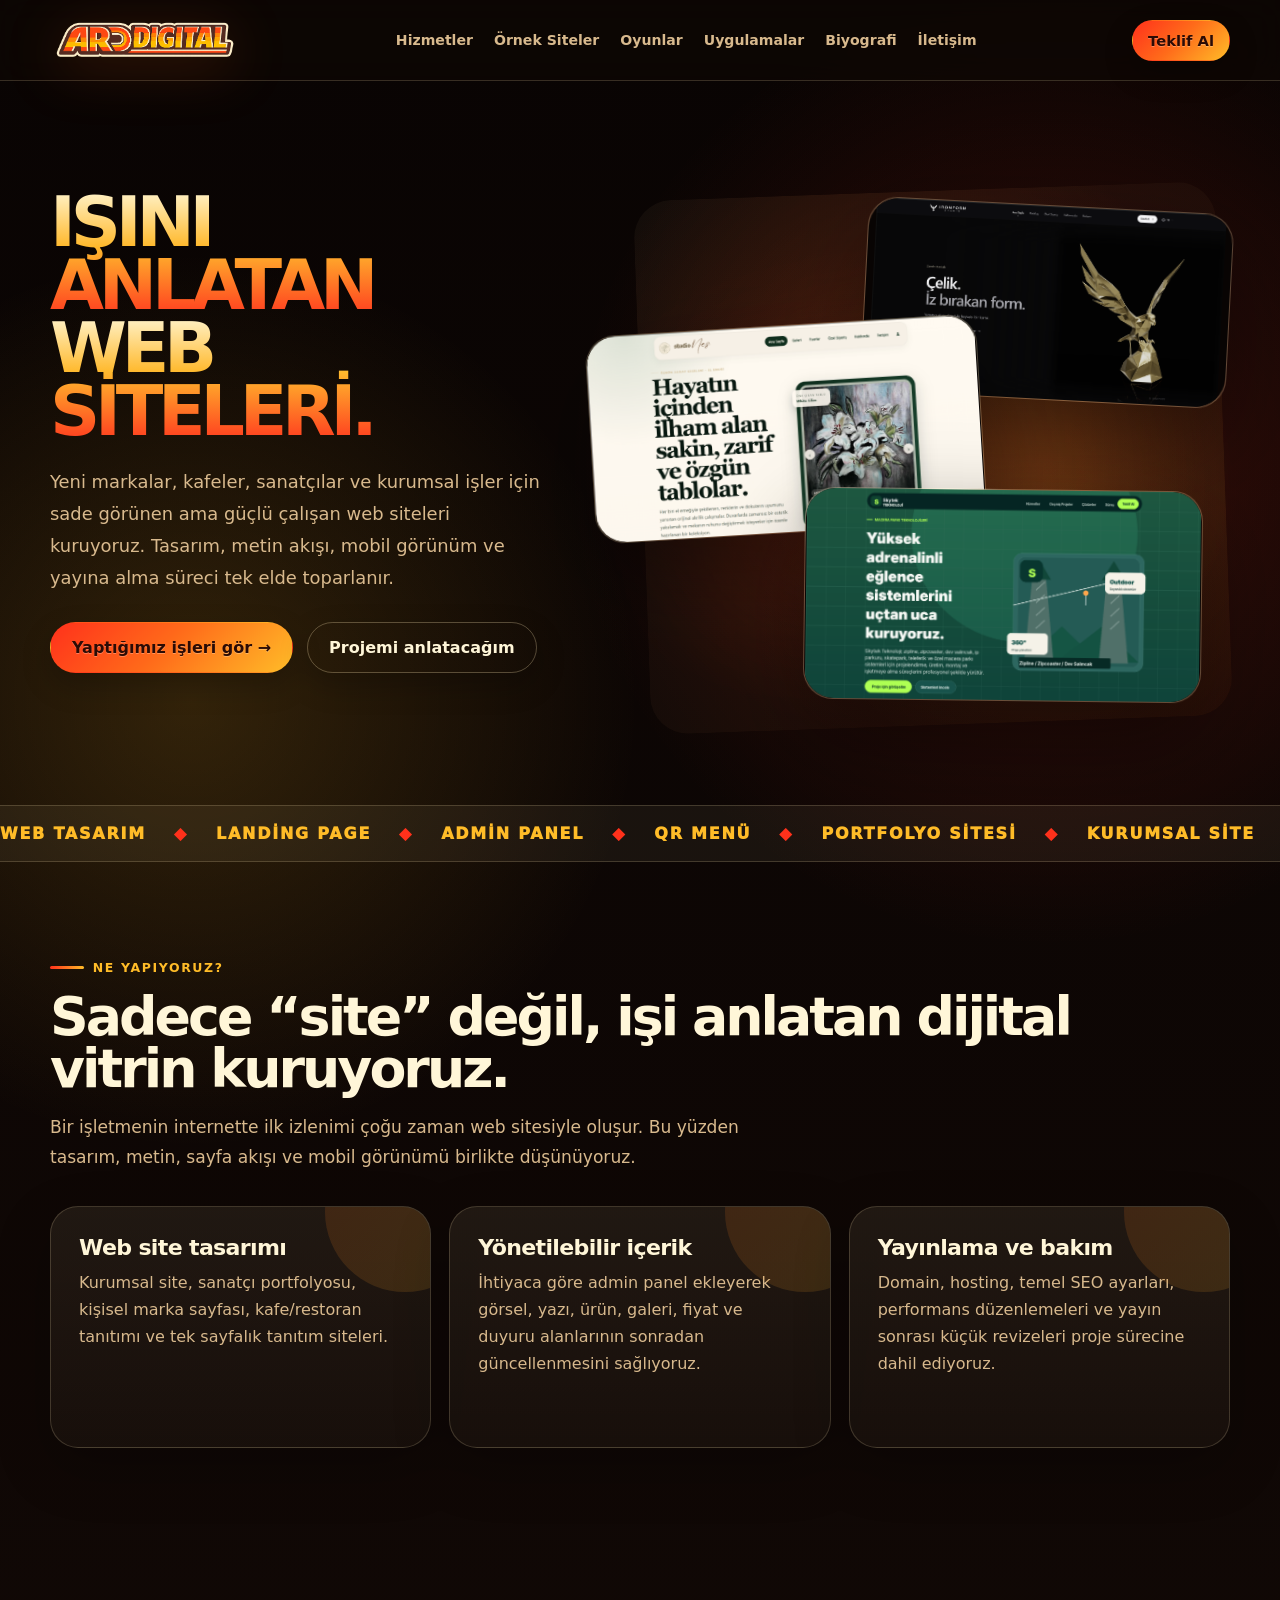
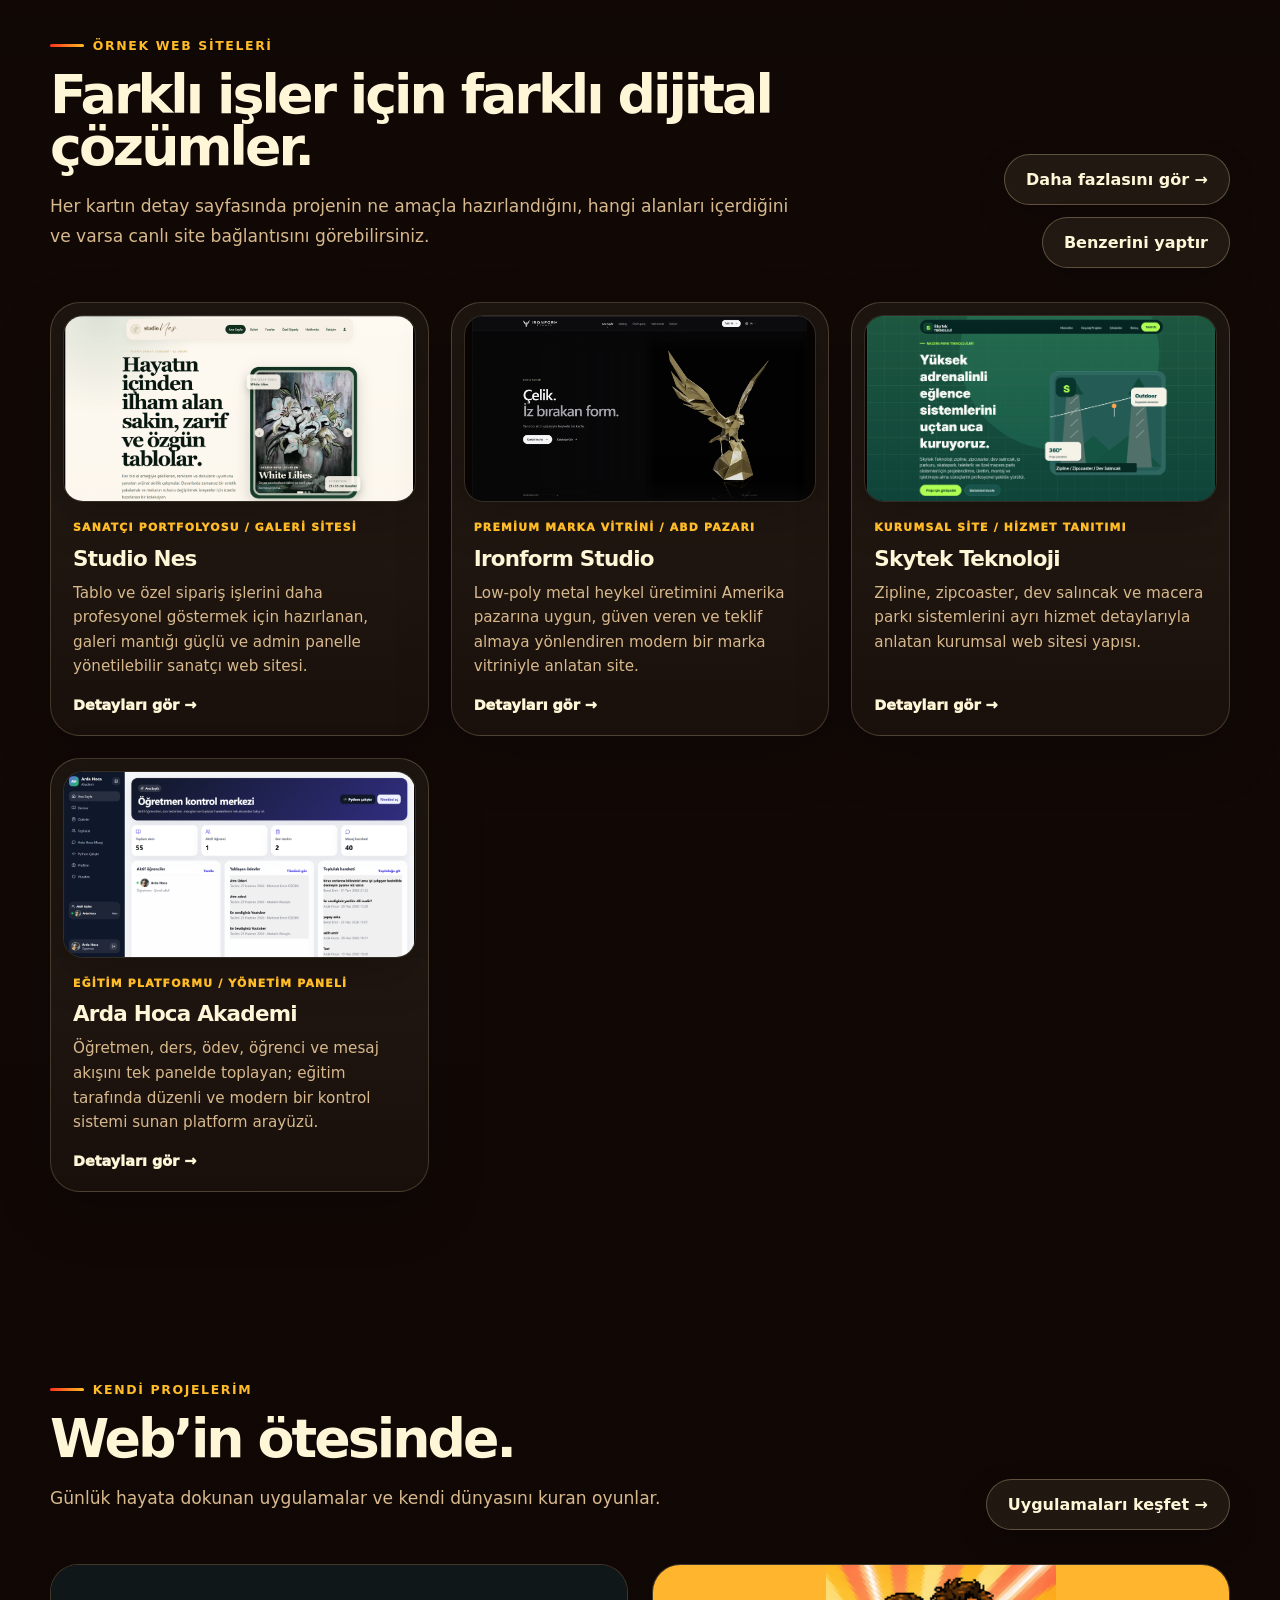
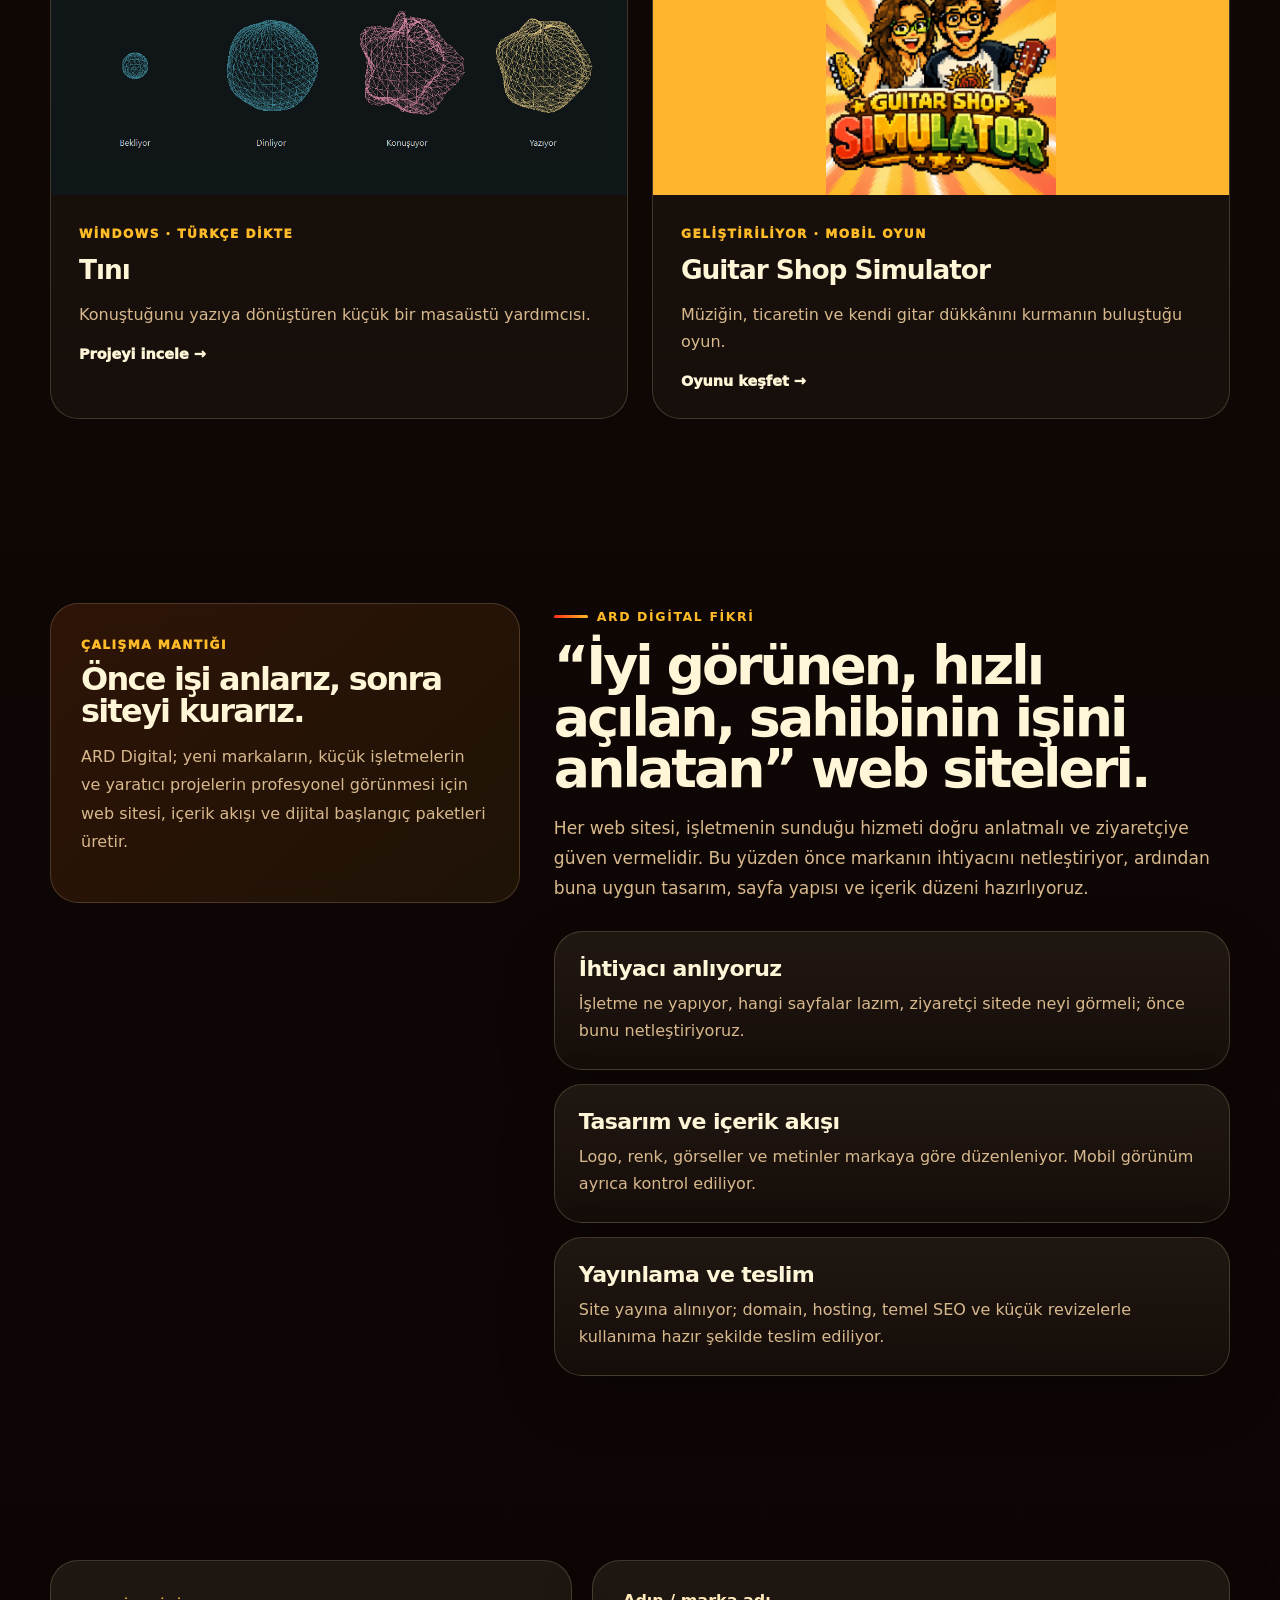
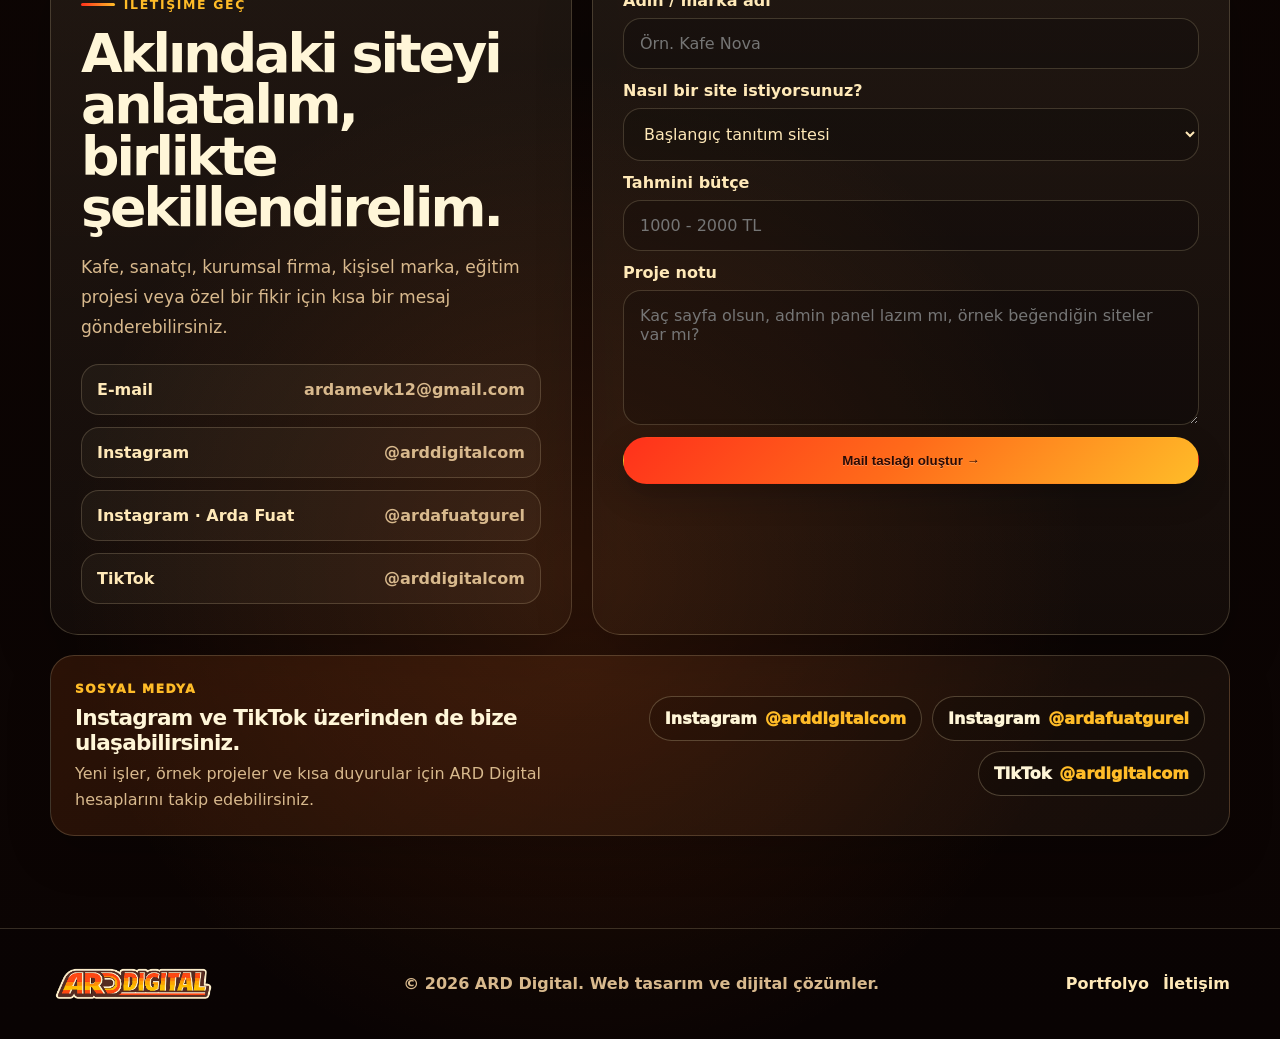
<file: index.html>
<!doctype html>
<html lang="tr">
<head>
  <meta charset="utf-8">
  <meta name="viewport" content="width=device-width, initial-scale=1">
  <title>ARD Digital | Web Tasarım, Uygulama ve Oyun Geliştirme</title>
  <meta name="description" content="Arda Fuat Gürel tarafından kurulan ARD Digital. Web tasarım, mobil uygulamalar ve Guitar Shop Simulator dahil bağımsız oyun projeleri.">
  <link rel="icon" href="assets/favicon.png">
  <link rel="stylesheet" href="css/style.css?v=seo-1">
  <link rel="canonical" href="https://ard-digital.com/">
  <meta name="robots" content="index, follow, max-image-preview:large">
  <meta property="og:type" content="website">
  <meta property="og:locale" content="tr_TR">
  <meta property="og:site_name" content="ARD Digital">
  <meta property="og:title" content="ARD Digital | Web Tasarım, Uygulama ve Oyun Geliştirme">
  <meta property="og:description" content="Arda Fuat Gürel tarafından kurulan ARD Digital. Web tasarım, mobil uygulamalar ve Guitar Shop Simulator dahil bağımsız oyun projeleri.">
  <meta property="og:url" content="https://ard-digital.com/">
  <meta property="og:image" content="https://ard-digital.com/assets/arddigital-logo.png">
  <meta property="og:image:alt" content="ARD Digital | Web Tasarım, Uygulama ve Oyun Geliştirme">
  <meta name="twitter:card" content="summary_large_image">
  <meta name="twitter:title" content="ARD Digital | Web Tasarım, Uygulama ve Oyun Geliştirme">
  <meta name="twitter:description" content="Arda Fuat Gürel tarafından kurulan ARD Digital. Web tasarım, mobil uygulamalar ve Guitar Shop Simulator dahil bağımsız oyun projeleri.">
  <meta name="twitter:image" content="https://ard-digital.com/assets/arddigital-logo.png">
  <script type="application/ld+json">
{
  "@context": "https://schema.org",
  "@graph": [
    {
      "@type": "Organization",
      "@id": "https://ard-digital.com/#organization",
      "name": "ARD Digital",
      "url": "https://ard-digital.com/",
      "logo": "https://ard-digital.com/assets/arddigital-logo.png",
      "founder": {
        "@id": "https://ard-digital.com/biyografi#person"
      }
    },
    {
      "@type": "WebSite",
      "@id": "https://ard-digital.com/#website",
      "url": "https://ard-digital.com/",
      "name": "ARD Digital",
      "publisher": {
        "@id": "https://ard-digital.com/#organization"
      },
      "inLanguage": "tr"
    },
    {
      "@type": "WebPage",
      "@id": "https://ard-digital.com/#webpage",
      "url": "https://ard-digital.com/",
      "name": "ARD Digital | Web Tasarım, Uygulama ve Oyun Geliştirme",
      "description": "Arda Fuat Gürel tarafından kurulan ARD Digital. Web tasarım, mobil uygulamalar ve Guitar Shop Simulator dahil bağımsız oyun projeleri.",
      "isPartOf": {
        "@id": "https://ard-digital.com/#website"
      },
      "inLanguage": "tr"
    }
  ]
}
  </script>
</head>
<body>
  <header class="site-header">
    <div class="container nav">
      <a class="brand" href="index.html" aria-label="ARD Digital ana sayfa">
        <img src="assets/arddigital-logo.png" alt="ARD Digital Logo">
      </a>
      <nav class="nav-links" data-nav-links>
        <a href="#hizmetler">Hizmetler</a>
        <a href="#ornekler">Örnek Siteler</a>
        <a href="oyunlar.html">Oyunlar</a>
        <a href="uygulamalar.html">Uygulamalar</a>
        <a href="biyografi.html">Biyografi</a>
        <a href="#iletisim">İletişim</a>
      </nav>
      <a class="btn small primary nav-cta" href="#iletisim">Teklif Al</a>
      <button class="menu-toggle" data-menu-toggle aria-label="Menüyü aç">☰</button>
    </div>
  </header>

  <main>
    <section class="hero hero-clean">
      <div class="container hero-grid">
        <div class="hero-copy">
          <h1><span>İşini anlatan</span><span>web siteleri.</span></h1>
          <p>
            Yeni markalar, kafeler, sanatçılar ve kurumsal işler için sade görünen ama güçlü çalışan web siteleri kuruyoruz. Tasarım, metin akışı, mobil görünüm ve yayına alma süreci tek elde toparlanır.
          </p>
          <div class="hero-actions">
            <a class="btn primary" href="#ornekler">Yaptığımız işleri gör →</a>
            <a class="btn ghost" href="#iletisim">Projemi anlatacağım</a>
          </div>
        </div>

        <div class="project-wall project-screens image-only-showcase" aria-label="Örnek web sitesi ekran görüntüleri">
          <a class="project-tile project-shot tile-main" href="case-studies/studio-nes.html" aria-label="Studio Nes proje sayfasını aç">
            <figure class="site-shot"><img src="assets/thumb-studio-nes.png" alt="Studio Nes ana sayfa ekran görüntüsü"></figure>
          </a>

          <a class="project-tile project-shot tile-small tile-a" href="case-studies/ironform.html" aria-label="Ironform Studio proje sayfasını aç">
            <figure class="site-shot"><img src="assets/thumb-ironform.png?v=20261029" alt="Ironform Studio ana sayfa ekran görüntüsü"></figure>
          </a>

          <a class="project-tile project-shot tile-small tile-b" href="case-studies/skytek.html" aria-label="Skytek Teknoloji proje sayfasını aç">
            <figure class="site-shot"><img src="assets/thumb-skytek.png" alt="Skytek Teknoloji ana sayfa ekran görüntüsü"></figure>
          </a>
        </div>
      </div>
    </section>

    <div class="marquee" aria-hidden="true">
      <div class="marquee-track">
        <span>web tasarım</span><span>landing page</span><span>admin panel</span><span>qr menü</span><span>portfolyo sitesi</span><span>kurumsal site</span>
        <span>web tasarım</span><span>landing page</span><span>admin panel</span><span>qr menü</span><span>portfolyo sitesi</span><span>kurumsal site</span>
      </div>
    </div>

    <section class="section" id="hizmetler">
      <div class="container">
        <span class="eyebrow">Ne yapıyoruz?</span>
        <h2 class="section-title">Sadece “site” değil, işi anlatan dijital vitrin kuruyoruz.</h2>
        <p class="section-text">
          Bir işletmenin internette ilk izlenimi çoğu zaman web sitesiyle oluşur. Bu yüzden tasarım, metin, sayfa akışı ve mobil görünümü birlikte düşünüyoruz.
        </p>
        <div class="service-grid">
          <article class="service-card">
            <h3>Web site tasarımı</h3>
            <p>Kurumsal site, sanatçı portfolyosu, kişisel marka sayfası, kafe/restoran tanıtımı ve tek sayfalık tanıtım siteleri.</p>
          </article>
          <article class="service-card">
            <h3>Yönetilebilir içerik</h3>
            <p>İhtiyaca göre admin panel ekleyerek görsel, yazı, ürün, galeri, fiyat ve duyuru alanlarının sonradan güncellenmesini sağlıyoruz.</p>
          </article>
          <article class="service-card">
            <h3>Yayınlama ve bakım</h3>
            <p>Domain, hosting, temel SEO ayarları, performans düzenlemeleri ve yayın sonrası küçük revizeleri proje sürecine dahil ediyoruz.</p>
          </article>
        </div>
      </div>
    </section>

    <section class="section" id="ornekler">
      <div class="container">
        <div class="portfolio-head">
          <div>
            <span class="eyebrow">Örnek web siteleri</span>
            <h2 class="section-title">Farklı işler için farklı dijital çözümler.</h2>
            <p class="section-text">Her kartın detay sayfasında projenin ne amaçla hazırlandığını, hangi alanları içerdiğini ve varsa canlı site bağlantısını görebilirsiniz.</p>
          </div>
          <div class="portfolio-actions">
            <a class="btn" href="ornek-web-siteleri.html">Daha fazlasını gör →</a>
            <a class="btn" href="#iletisim">Benzerini yaptır</a>
          </div>
        </div>

        <div class="portfolio-grid detailed-portfolio-grid">
          <a class="portfolio-card portfolio-detail-card" href="case-studies/studio-nes.html" aria-label="Studio Nes proje sayfasını aç">
            <figure class="portfolio-shot-frame">
              <img src="assets/thumb-studio-nes.png" alt="Studio Nes ana sayfa ekran görüntüsü">
            </figure>
            <div class="portfolio-detail-body">
              <span class="portfolio-kicker">Sanatçı portfolyosu / galeri sitesi</span>
              <h3>Studio Nes</h3>
              <p>Tablo ve özel sipariş işlerini daha profesyonel göstermek için hazırlanan, galeri mantığı güçlü ve admin panelle yönetilebilir sanatçı web sitesi.</p>
              <span class="portfolio-link">Detayları gör →</span>
            </div>
          </a>

          <a class="portfolio-card portfolio-detail-card" href="case-studies/ironform.html" aria-label="Ironform Studio proje sayfasını aç">
            <figure class="portfolio-shot-frame">
              <img src="assets/thumb-ironform.png?v=20261029" alt="Ironform Studio ana sayfa ekran görüntüsü">
            </figure>
            <div class="portfolio-detail-body">
              <span class="portfolio-kicker">Premium marka vitrini / ABD pazarı</span>
              <h3>Ironform Studio</h3>
              <p>Low-poly metal heykel üretimini Amerika pazarına uygun, güven veren ve teklif almaya yönlendiren modern bir marka vitriniyle anlatan site.</p>
              <span class="portfolio-link">Detayları gör →</span>
            </div>
          </a>

          <a class="portfolio-card portfolio-detail-card" href="case-studies/skytek.html" aria-label="Skytek Teknoloji proje sayfasını aç">
            <figure class="portfolio-shot-frame">
              <img src="assets/thumb-skytek.png" alt="Skytek Teknoloji ana sayfa ekran görüntüsü">
            </figure>
            <div class="portfolio-detail-body">
              <span class="portfolio-kicker">Kurumsal site / hizmet tanıtımı</span>
              <h3>Skytek Teknoloji</h3>
              <p>Zipline, zipcoaster, dev salıncak ve macera parkı sistemlerini ayrı hizmet detaylarıyla anlatan kurumsal web sitesi yapısı.</p>
              <span class="portfolio-link">Detayları gör →</span>
            </div>
          </a>

          <a class="portfolio-card portfolio-detail-card" href="case-studies/arda-hoca-akademi.html" aria-label="Arda Hoca Akademi proje sayfasını aç">
            <figure class="portfolio-shot-frame">
              <img src="assets/thumb-arda-hoca-akademi.png" alt="Arda Hoca Akademi ana sayfa ekran görüntüsü">
            </figure>
            <div class="portfolio-detail-body">
              <span class="portfolio-kicker">Eğitim platformu / yönetim paneli</span>
              <h3>Arda Hoca Akademi</h3>
              <p>Öğretmen, ders, ödev, öğrenci ve mesaj akışını tek panelde toplayan; eğitim tarafında düzenli ve modern bir kontrol sistemi sunan platform arayüzü.</p>
              <span class="portfolio-link">Detayları gör →</span>
            </div>
          </a>
        </div>
      </div>
    </section>

    <section class="section projects-preview" id="projeler">
      <div class="container">
        <div class="portfolio-head">
          <div><span class="eyebrow">Kendi projelerim</span><h2 class="section-title">Web’in ötesinde.</h2><p class="section-text">Günlük hayata dokunan uygulamalar ve kendi dünyasını kuran oyunlar.</p></div>
          <a class="btn" href="uygulamalar.html">Uygulamaları keşfet →</a>
        </div>
        <div class="project-preview-grid">
          <a class="project-preview-card" href="uygulamalar.html#tini"><img src="assets/tini-preview.png" alt="Tını’nın dinleme, konuşma ve yazma durumlarındaki küreleri" loading="lazy"><div><span class="mini-kicker">Windows · Türkçe dikte</span><h3>Tını</h3><p>Konuştuğunu yazıya dönüştüren küçük bir masaüstü yardımcısı.</p><span class="portfolio-link">Projeyi incele →</span></div></a>
          <a class="project-preview-card" href="oyunlar.html"><img class="game-preview-image" src="assets/guitar-shop-simulator-logo.png" alt="Guitar Shop Simulator oyun görseli" loading="lazy"><div><span class="mini-kicker">Geliştiriliyor · Mobil oyun</span><h3>Guitar Shop Simulator</h3><p>Müziğin, ticaretin ve kendi gitar dükkânını kurmanın buluştuğu oyun.</p><span class="portfolio-link">Oyunu keşfet →</span></div></a>
        </div>
      </div>
    </section>

    <section class="section" id="hakkimizda">
      <div class="container split">
        <aside class="about-card about-card-clean">
          <span class="mini-kicker">Çalışma mantığı</span>
          <h3>Önce işi anlarız, sonra siteyi kurarız.</h3>
          <p>
            ARD Digital; yeni markaların, küçük işletmelerin ve yaratıcı projelerin profesyonel görünmesi için web sitesi, içerik akışı ve dijital başlangıç paketleri üretir.
          </p>
        </aside>
        <div>
          <span class="eyebrow">ARD Digital fikri</span>
          <h2 class="section-title">“İyi görünen, hızlı açılan, sahibinin işini anlatan” web siteleri.</h2>
          <p class="section-text">
            Her web sitesi, işletmenin sunduğu hizmeti doğru anlatmalı ve ziyaretçiye güven vermelidir. Bu yüzden önce markanın ihtiyacını netleştiriyor, ardından buna uygun tasarım, sayfa yapısı ve içerik düzeni hazırlıyoruz.
          </p>
          <div class="process-list" style="margin-top:28px">
            <article class="process-card">
              <div><h3>İhtiyacı anlıyoruz</h3><p>İşletme ne yapıyor, hangi sayfalar lazım, ziyaretçi sitede neyi görmeli; önce bunu netleştiriyoruz.</p></div>
            </article>
            <article class="process-card">
              <div><h3>Tasarım ve içerik akışı</h3><p>Logo, renk, görseller ve metinler markaya göre düzenleniyor. Mobil görünüm ayrıca kontrol ediliyor.</p></div>
            </article>
            <article class="process-card">
              <div><h3>Yayınlama ve teslim</h3><p>Site yayına alınıyor; domain, hosting, temel SEO ve küçük revizelerle kullanıma hazır şekilde teslim ediliyor.</p></div>
            </article>
          </div>
        </div>
      </div>
    </section>


    <section class="section" id="iletisim">
      <div class="container contact-wrap">
        <div class="contact-card">
          <span class="eyebrow">İletişime geç</span>
          <h2 class="section-title">Aklındaki siteyi anlatalım, birlikte şekillendirelim.</h2>
          <p class="section-text">Kafe, sanatçı, kurumsal firma, kişisel marka, eğitim projesi veya özel bir fikir için kısa bir mesaj gönderebilirsiniz.</p>
          <div class="contact-list">
            <a href="mailto:ardamevk12@gmail.com"><strong>E-mail</strong><span>ardamevk12@gmail.com</span></a>
            <a href="https://instagram.com/arddigitalcom" target="_blank" rel="noreferrer"><strong>Instagram</strong><span>@arddigitalcom</span></a>
            <a href="https://instagram.com/ardafuatgurel" target="_blank" rel="noreferrer"><strong>Instagram · Arda Fuat</strong><span>@ardafuatgurel</span></a>
            <a href="https://www.tiktok.com/@ardigitalcom" target="_blank" rel="noreferrer"><strong>TikTok</strong><span>@arddigitalcom</span></a>
          </div>
        </div>
        <div class="contact-card">
          <form class="contact-form" data-contact-form>
            <div class="field">
              <label for="name">Adın / marka adı</label>
              <input id="name" name="name" placeholder="Örn. Kafe Nova" required>
            </div>
            <div class="field">
              <label for="service">Nasıl bir site istiyorsunuz?</label>
              <select id="service" name="service" required>
                <option value="Başlangıç tanıtım sitesi">Başlangıç tanıtım sitesi</option>
                <option value="Profesyonel kurumsal site">Profesyonel kurumsal site</option>
                <option value="Admin panelli site">Admin panelli site</option>
                <option value="Kafe QR menü sistemi">Kafe QR menü sistemi</option>
                <option value="Özel proje">Özel proje</option>
              </select>
            </div>
            <div class="field">
              <label for="budget">Tahmini bütçe</label>
              <input id="budget" name="budget" placeholder="1000 - 2000 TL">
            </div>
            <div class="field">
              <label for="message">Proje notu</label>
              <textarea id="message" name="message" placeholder="Kaç sayfa olsun, admin panel lazım mı, örnek beğendiğin siteler var mı?" required></textarea>
            </div>
            <button class="btn primary" type="submit">Mail taslağı oluştur →</button>
          </form>
        </div>
        <div class="social-contact-box">
          <div>
            <span class="mini-kicker">Sosyal medya</span>
            <h3>Instagram ve TikTok üzerinden de bize ulaşabilirsiniz.</h3>
            <p>Yeni işler, örnek projeler ve kısa duyurular için ARD Digital hesaplarını takip edebilirsiniz.</p>
          </div>
          <div class="social-buttons">
            <a href="https://instagram.com/arddigitalcom" target="_blank" rel="noreferrer">Instagram <span>@arddigitalcom</span></a>
            <a href="https://instagram.com/ardafuatgurel" target="_blank" rel="noreferrer">Instagram <span>@ardafuatgurel</span></a>
            <a href="https://www.tiktok.com/@ardigitalcom" target="_blank" rel="noreferrer">TikTok <span>@ardigitalcom</span></a>
          </div>
        </div>
      </div>
    </section>
  </main>

  <footer class="site-footer">
    <div class="container footer-row">
      <img src="assets/arddigital-logo.png" alt="ARD Digital">
      <div>© <span data-year></span> ARD Digital. Web tasarım ve dijital çözümler.</div>
      <div class="footer-links"><a href="#ornekler">Portfolyo</a><a href="#iletisim">İletişim</a></div>
    </div>
  </footer>

  <script src="js/main.js"></script>
</body>
</html>
</file>
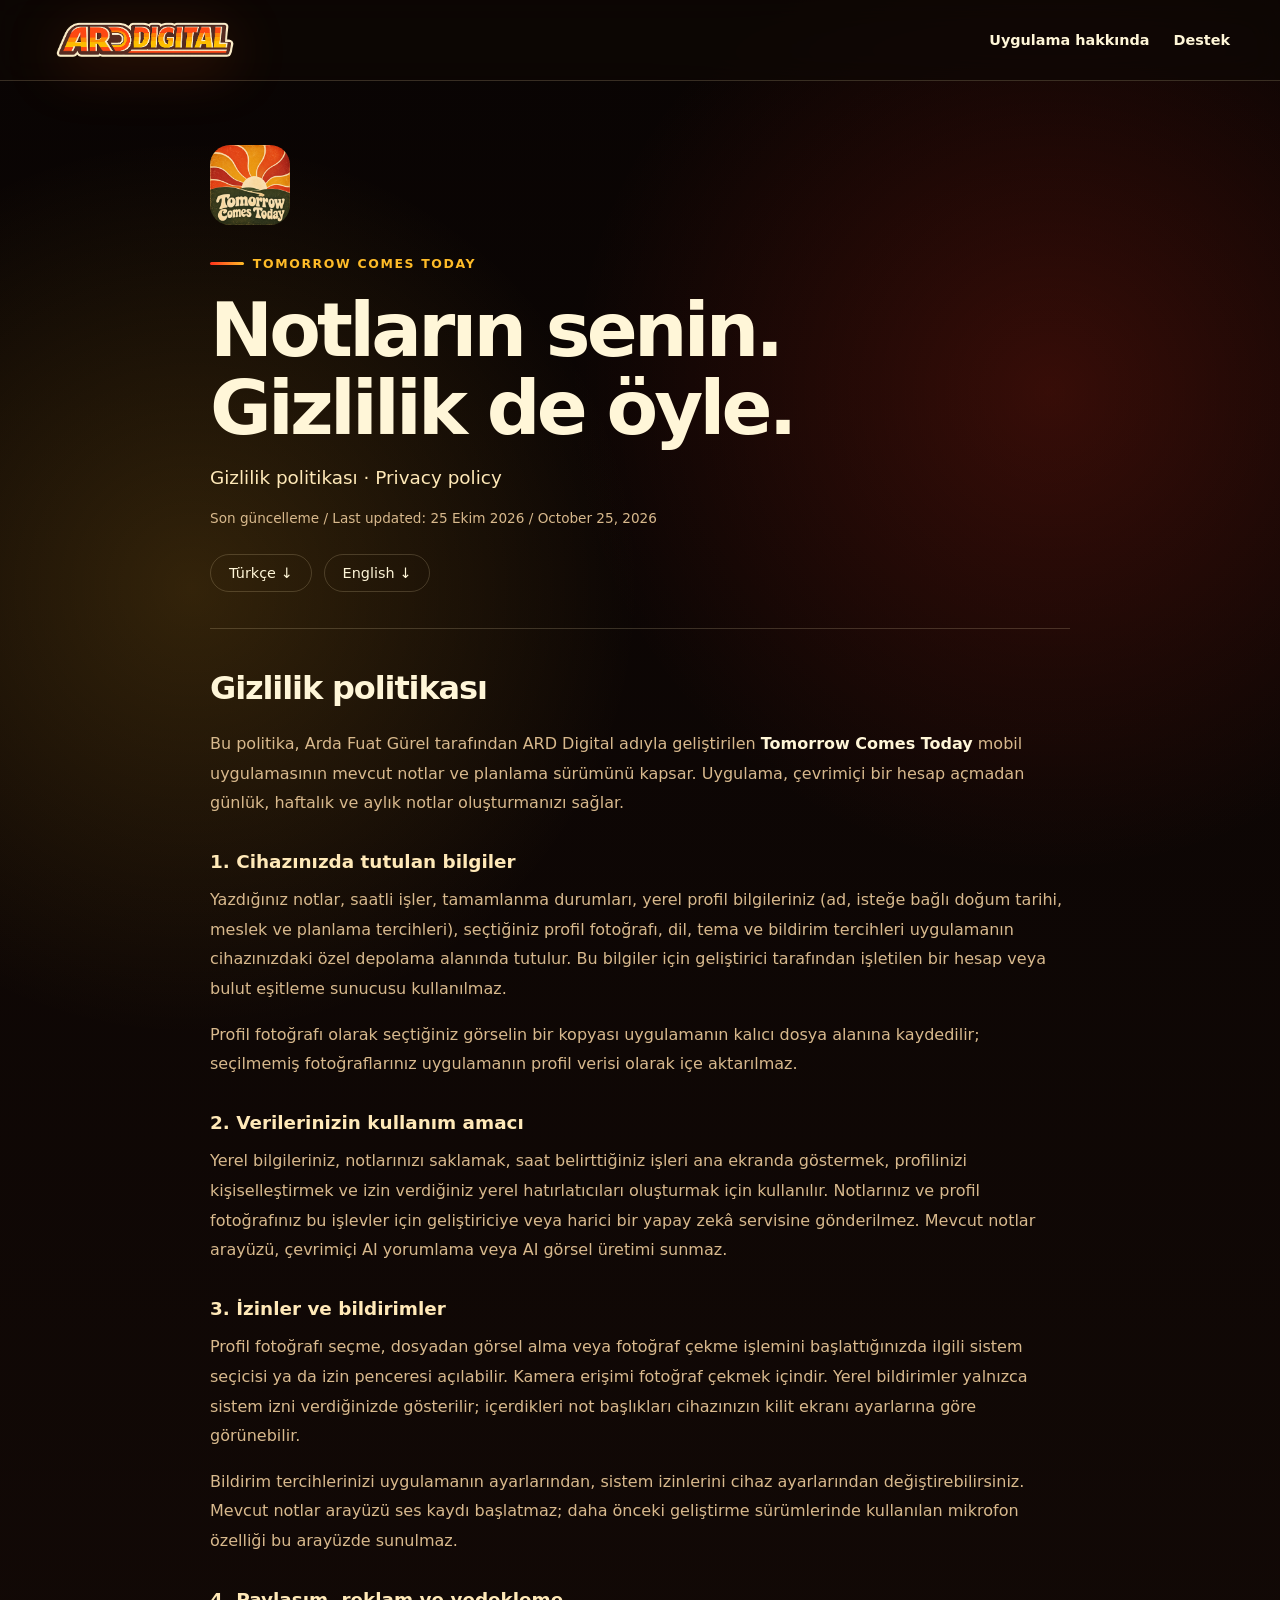
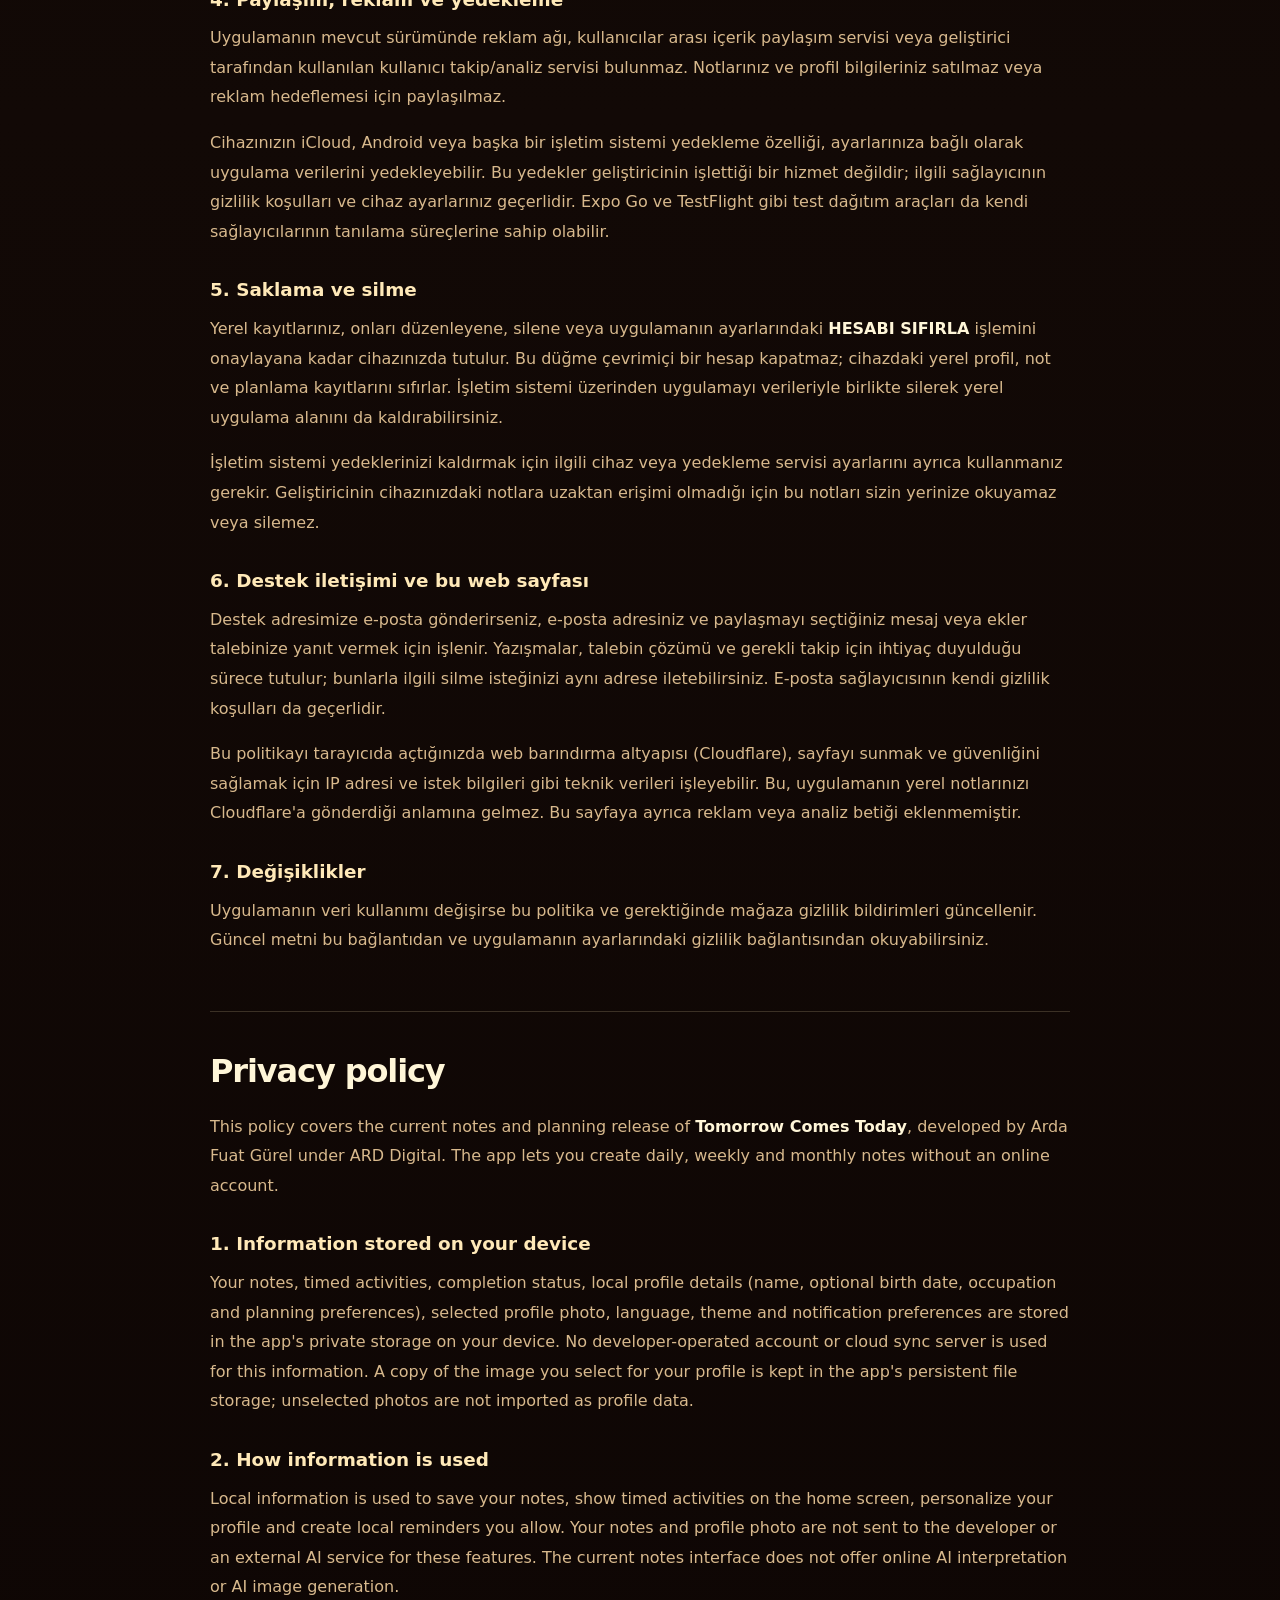
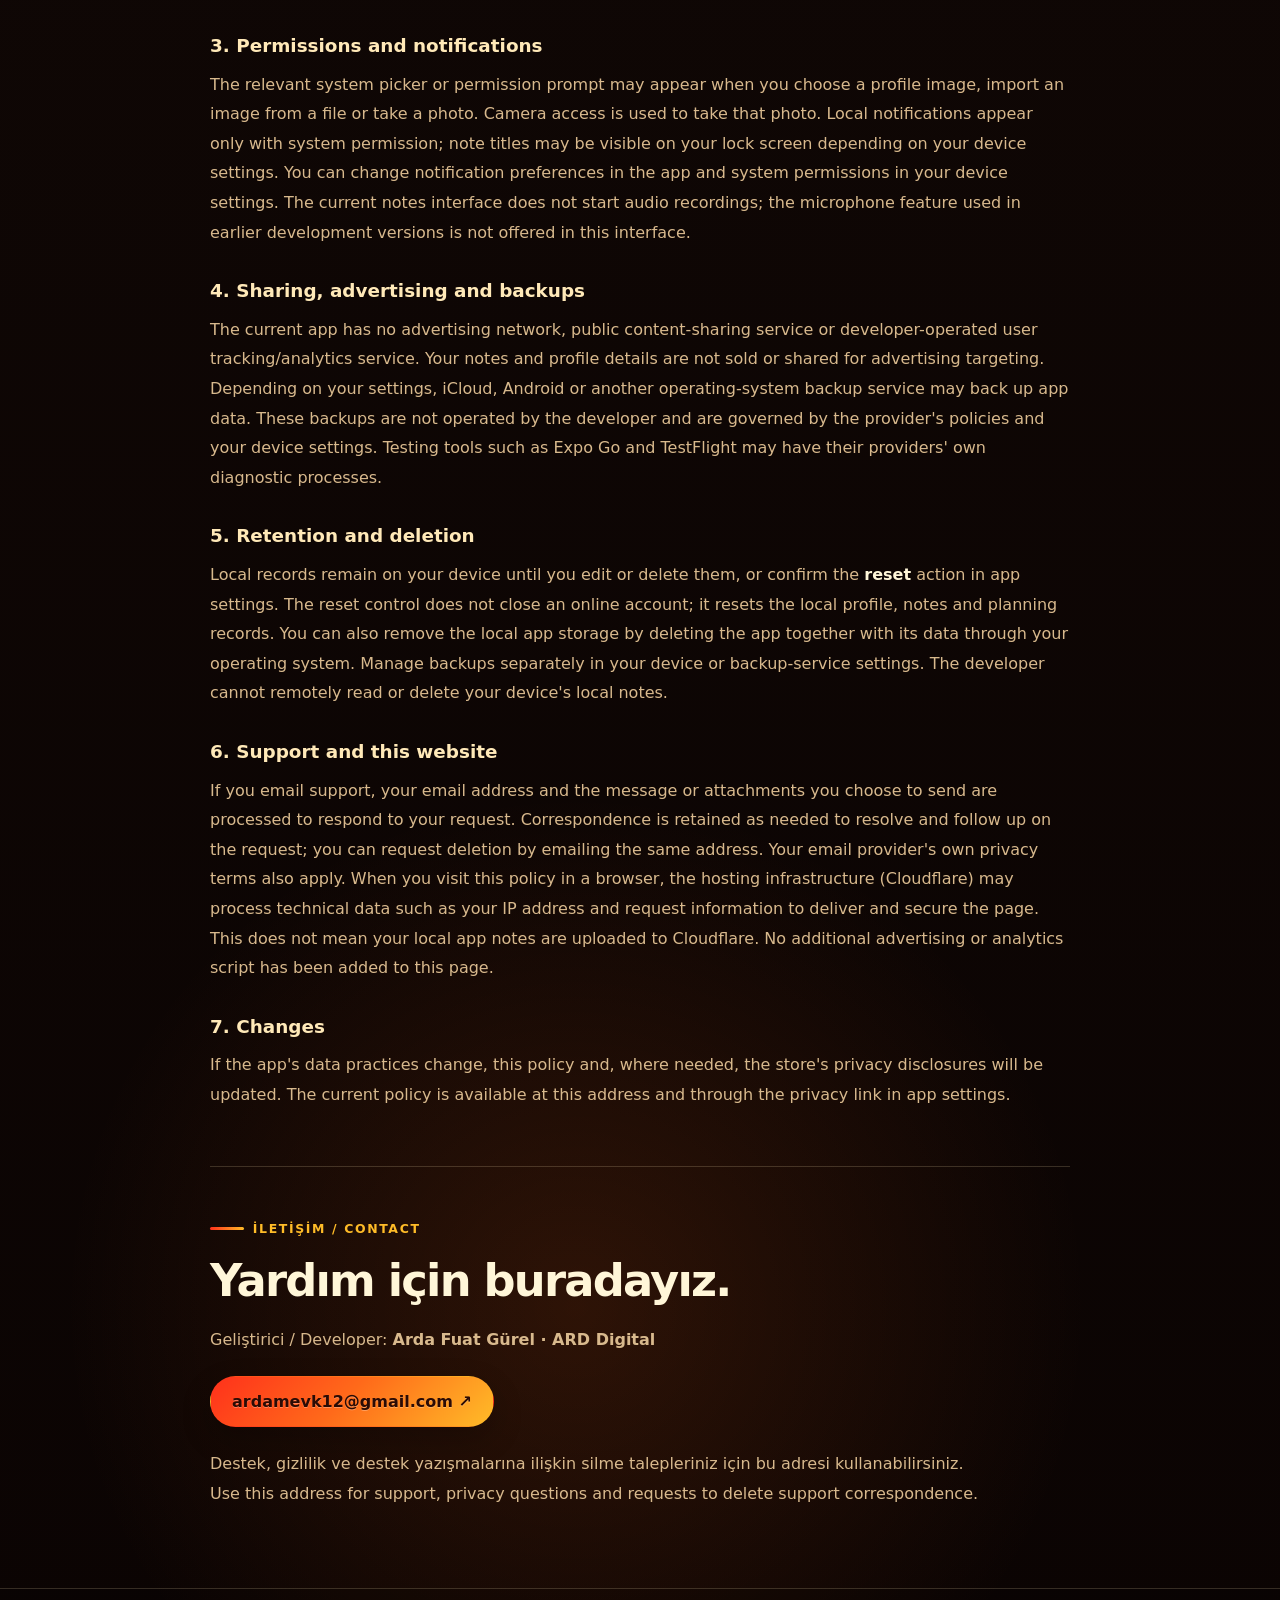
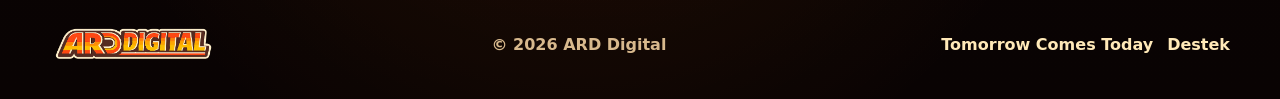
<file: tomorrow-comes-today/gizlilik/index.html>
<!doctype html>
<html lang="tr">
<head>
  <meta charset="utf-8">
  <meta name="viewport" content="width=device-width, initial-scale=1">
  <title>Tomorrow Comes Today — Gizlilik Politikası | ARD Digital</title>
  <meta name="description" content="Tomorrow Comes Today gizlilik politikası: cihazda tutulan notlar ve profil fotoğrafı, izinler, yerel bildirimler, verileri silme ve destek.">
  <link rel="canonical" href="https://ard-digital.com/tomorrow-comes-today/gizlilik/">
  <link rel="icon" href="/assets/favicon.png">
  <link rel="stylesheet" href="/css/style.css?v=seo-1">
  <link rel="stylesheet" href="/css/tomorrow-privacy.css?v=1">
</head>
<body class="privacy-page">
  <a class="privacy-skip" href="#politika">İçeriğe geç</a>
  <header class="site-header">
    <div class="container nav">
      <a class="brand" href="/" aria-label="ARD Digital ana sayfa"><img src="/assets/arddigital-logo.png" alt="ARD Digital"></a>
      <nav class="privacy-header-links" aria-label="Sayfa bağlantıları"><a href="/uygulamalar.html#tomorrow">Uygulama hakkında</a><a href="#destek">Destek</a></nav>
    </div>
  </header>
  <main id="politika" class="privacy-container">
    <section class="privacy-hero" aria-labelledby="policy-title">
      <img class="privacy-app-icon" src="/assets/tomorrow-comes-today/icon.png" width="80" height="80" alt="Tomorrow Comes Today logosu">
      <span class="eyebrow">Tomorrow Comes Today</span>
      <h1 id="policy-title">Notların senin.<br>Gizlilik de öyle.</h1>
      <p class="privacy-intro">Gizlilik politikası · Privacy policy</p>
      <p class="privacy-updated">Son güncelleme / Last updated: <time datetime="2026-10-25">25 Ekim 2026 / October 25, 2026</time></p>
      <nav class="privacy-language" aria-label="Politika dili"><a href="#turkce" lang="tr">Türkçe ↓</a><a href="#english" lang="en">English ↓</a></nav>
    </section>

    <article id="turkce" lang="tr" class="privacy-document" aria-labelledby="tr-title">
      <h2 id="tr-title">Gizlilik politikası</h2>
      <p>Bu politika, Arda Fuat Gürel tarafından ARD Digital adıyla geliştirilen <strong>Tomorrow Comes Today</strong> mobil uygulamasının mevcut notlar ve planlama sürümünü kapsar. Uygulama, çevrimiçi bir hesap açmadan günlük, haftalık ve aylık notlar oluşturmanızı sağlar.</p>
      <section><h3>1. Cihazınızda tutulan bilgiler</h3><p>Yazdığınız notlar, saatli işler, tamamlanma durumları, yerel profil bilgileriniz (ad, isteğe bağlı doğum tarihi, meslek ve planlama tercihleri), seçtiğiniz profil fotoğrafı, dil, tema ve bildirim tercihleri uygulamanın cihazınızdaki özel depolama alanında tutulur. Bu bilgiler için geliştirici tarafından işletilen bir hesap veya bulut eşitleme sunucusu kullanılmaz.</p><p>Profil fotoğrafı olarak seçtiğiniz görselin bir kopyası uygulamanın kalıcı dosya alanına kaydedilir; seçilmemiş fotoğraflarınız uygulamanın profil verisi olarak içe aktarılmaz.</p></section>
      <section><h3>2. Verilerinizin kullanım amacı</h3><p>Yerel bilgileriniz, notlarınızı saklamak, saat belirttiğiniz işleri ana ekranda göstermek, profilinizi kişiselleştirmek ve izin verdiğiniz yerel hatırlatıcıları oluşturmak için kullanılır. Notlarınız ve profil fotoğrafınız bu işlevler için geliştiriciye veya harici bir yapay zekâ servisine gönderilmez. Mevcut notlar arayüzü, çevrimiçi AI yorumlama veya AI görsel üretimi sunmaz.</p></section>
      <section><h3>3. İzinler ve bildirimler</h3><p>Profil fotoğrafı seçme, dosyadan görsel alma veya fotoğraf çekme işlemini başlattığınızda ilgili sistem seçicisi ya da izin penceresi açılabilir. Kamera erişimi fotoğraf çekmek içindir. Yerel bildirimler yalnızca sistem izni verdiğinizde gösterilir; içerdikleri not başlıkları cihazınızın kilit ekranı ayarlarına göre görünebilir.</p><p>Bildirim tercihlerinizi uygulamanın ayarlarından, sistem izinlerini cihaz ayarlarından değiştirebilirsiniz. Mevcut notlar arayüzü ses kaydı başlatmaz; daha önceki geliştirme sürümlerinde kullanılan mikrofon özelliği bu arayüzde sunulmaz.</p></section>
      <section><h3>4. Paylaşım, reklam ve yedekleme</h3><p>Uygulamanın mevcut sürümünde reklam ağı, kullanıcılar arası içerik paylaşım servisi veya geliştirici tarafından kullanılan kullanıcı takip/analiz servisi bulunmaz. Notlarınız ve profil bilgileriniz satılmaz veya reklam hedeflemesi için paylaşılmaz.</p><p>Cihazınızın iCloud, Android veya başka bir işletim sistemi yedekleme özelliği, ayarlarınıza bağlı olarak uygulama verilerini yedekleyebilir. Bu yedekler geliştiricinin işlettiği bir hizmet değildir; ilgili sağlayıcının gizlilik koşulları ve cihaz ayarlarınız geçerlidir. Expo Go ve TestFlight gibi test dağıtım araçları da kendi sağlayıcılarının tanılama süreçlerine sahip olabilir.</p></section>
      <section><h3>5. Saklama ve silme</h3><p>Yerel kayıtlarınız, onları düzenleyene, silene veya uygulamanın ayarlarındaki <strong>HESABI SIFIRLA</strong> işlemini onaylayana kadar cihazınızda tutulur. Bu düğme çevrimiçi bir hesap kapatmaz; cihazdaki yerel profil, not ve planlama kayıtlarını sıfırlar. İşletim sistemi üzerinden uygulamayı verileriyle birlikte silerek yerel uygulama alanını da kaldırabilirsiniz.</p><p>İşletim sistemi yedeklerinizi kaldırmak için ilgili cihaz veya yedekleme servisi ayarlarını ayrıca kullanmanız gerekir. Geliştiricinin cihazınızdaki notlara uzaktan erişimi olmadığı için bu notları sizin yerinize okuyamaz veya silemez.</p></section>
      <section><h3>6. Destek iletişimi ve bu web sayfası</h3><p>Destek adresimize e-posta gönderirseniz, e-posta adresiniz ve paylaşmayı seçtiğiniz mesaj veya ekler talebinize yanıt vermek için işlenir. Yazışmalar, talebin çözümü ve gerekli takip için ihtiyaç duyulduğu sürece tutulur; bunlarla ilgili silme isteğinizi aynı adrese iletebilirsiniz. E-posta sağlayıcısının kendi gizlilik koşulları da geçerlidir.</p><p>Bu politikayı tarayıcıda açtığınızda web barındırma altyapısı (Cloudflare), sayfayı sunmak ve güvenliğini sağlamak için IP adresi ve istek bilgileri gibi teknik verileri işleyebilir. Bu, uygulamanın yerel notlarınızı Cloudflare'a gönderdiği anlamına gelmez. Bu sayfaya ayrıca reklam veya analiz betiği eklenmemiştir.</p></section>
      <section><h3>7. Değişiklikler</h3><p>Uygulamanın veri kullanımı değişirse bu politika ve gerektiğinde mağaza gizlilik bildirimleri güncellenir. Güncel metni bu bağlantıdan ve uygulamanın ayarlarındaki gizlilik bağlantısından okuyabilirsiniz.</p></section>
    </article>

    <article id="english" lang="en" class="privacy-document" aria-labelledby="en-title">
      <h2 id="en-title">Privacy policy</h2>
      <p>This policy covers the current notes and planning release of <strong>Tomorrow Comes Today</strong>, developed by Arda Fuat Gürel under ARD Digital. The app lets you create daily, weekly and monthly notes without an online account.</p>
      <section><h3>1. Information stored on your device</h3><p>Your notes, timed activities, completion status, local profile details (name, optional birth date, occupation and planning preferences), selected profile photo, language, theme and notification preferences are stored in the app's private storage on your device. No developer-operated account or cloud sync server is used for this information. A copy of the image you select for your profile is kept in the app's persistent file storage; unselected photos are not imported as profile data.</p></section>
      <section><h3>2. How information is used</h3><p>Local information is used to save your notes, show timed activities on the home screen, personalize your profile and create local reminders you allow. Your notes and profile photo are not sent to the developer or an external AI service for these features. The current notes interface does not offer online AI interpretation or AI image generation.</p></section>
      <section><h3>3. Permissions and notifications</h3><p>The relevant system picker or permission prompt may appear when you choose a profile image, import an image from a file or take a photo. Camera access is used to take that photo. Local notifications appear only with system permission; note titles may be visible on your lock screen depending on your device settings. You can change notification preferences in the app and system permissions in your device settings. The current notes interface does not start audio recordings; the microphone feature used in earlier development versions is not offered in this interface.</p></section>
      <section><h3>4. Sharing, advertising and backups</h3><p>The current app has no advertising network, public content-sharing service or developer-operated user tracking/analytics service. Your notes and profile details are not sold or shared for advertising targeting. Depending on your settings, iCloud, Android or another operating-system backup service may back up app data. These backups are not operated by the developer and are governed by the provider's policies and your device settings. Testing tools such as Expo Go and TestFlight may have their providers' own diagnostic processes.</p></section>
      <section><h3>5. Retention and deletion</h3><p>Local records remain on your device until you edit or delete them, or confirm the <strong>reset</strong> action in app settings. The reset control does not close an online account; it resets the local profile, notes and planning records. You can also remove the local app storage by deleting the app together with its data through your operating system. Manage backups separately in your device or backup-service settings. The developer cannot remotely read or delete your device's local notes.</p></section>
      <section><h3>6. Support and this website</h3><p>If you email support, your email address and the message or attachments you choose to send are processed to respond to your request. Correspondence is retained as needed to resolve and follow up on the request; you can request deletion by emailing the same address. Your email provider's own privacy terms also apply. When you visit this policy in a browser, the hosting infrastructure (Cloudflare) may process technical data such as your IP address and request information to deliver and secure the page. This does not mean your local app notes are uploaded to Cloudflare. No additional advertising or analytics script has been added to this page.</p></section>
      <section><h3>7. Changes</h3><p>If the app's data practices change, this policy and, where needed, the store's privacy disclosures will be updated. The current policy is available at this address and through the privacy link in app settings.</p></section>
    </article>

    <section id="destek" class="privacy-contact" aria-labelledby="contact-title">
      <span class="eyebrow">İletişim / Contact</span><h2 id="contact-title">Yardım için buradayız.</h2>
      <p>Geliştirici / Developer: <strong>Arda Fuat Gürel · ARD Digital</strong></p>
      <a class="btn primary" href="mailto:ardamevk12@gmail.com?subject=Tomorrow%20Comes%20Today%20-%20Support">ardamevk12@gmail.com ↗</a>
      <p>Destek, gizlilik ve destek yazışmalarına ilişkin silme talepleriniz için bu adresi kullanabilirsiniz.<br><span lang="en">Use this address for support, privacy questions and requests to delete support correspondence.</span></p>
    </section>
  </main>
  <footer class="site-footer"><div class="container footer-row"><img src="/assets/arddigital-logo.png" alt="ARD Digital"><div>© 2026 ARD Digital</div><div class="footer-links"><a href="/uygulamalar.html#tomorrow">Tomorrow Comes Today</a><a href="mailto:ardamevk12@gmail.com">Destek</a></div></div></footer>
</body>
</html>
</file>
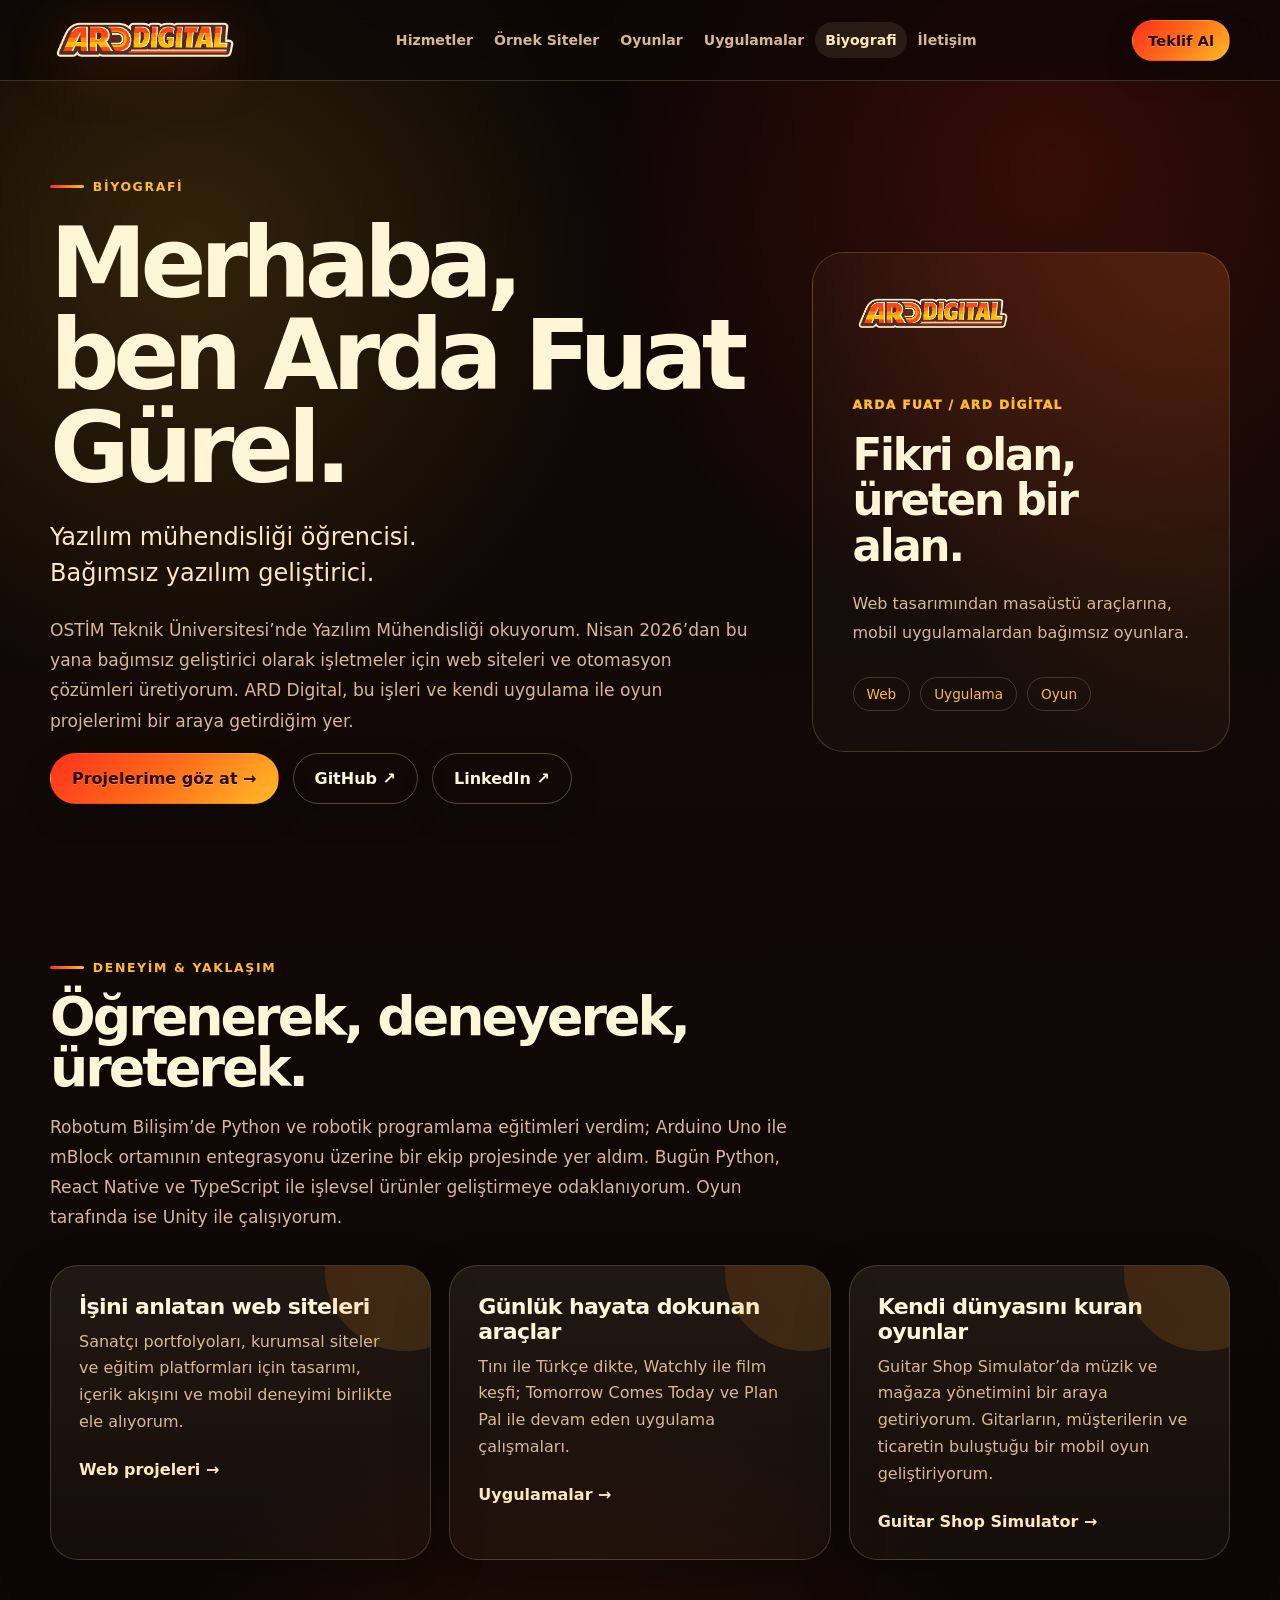
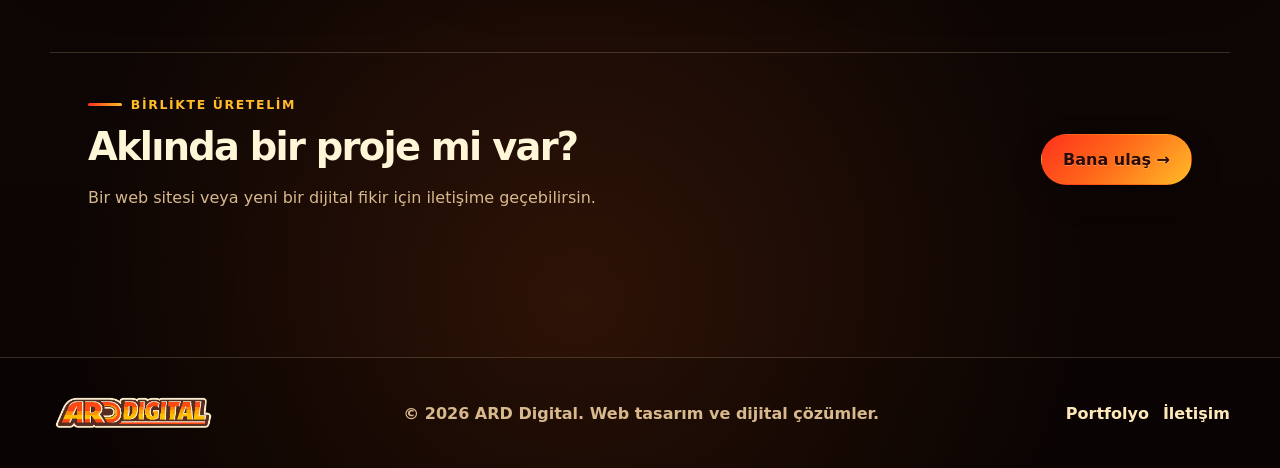
<file: biyografi.html>
<!doctype html>
<html lang="tr">
<head>
  <meta charset="utf-8">
  <meta name="viewport" content="width=device-width, initial-scale=1">
  <title>Arda Fuat Gürel | Yazılım Geliştirici ve ARD Digital</title>
  <meta name="description" content="Arda Fuat Gürel: yazılım mühendisliği öğrencisi, bağımsız geliştirici ve ARD Digital kurucusu. Web, mobil uygulama, oyun ve robotik eğitim çalışmaları.">
  <link rel="icon" href="assets/favicon.png">
  <link rel="stylesheet" href="css/style.css?v=seo-1">
  <link rel="canonical" href="https://ard-digital.com/biyografi">
  <meta name="robots" content="index, follow, max-image-preview:large">
  <meta property="og:type" content="website">
  <meta property="og:locale" content="tr_TR">
  <meta property="og:site_name" content="ARD Digital">
  <meta property="og:title" content="Arda Fuat Gürel | Yazılım Geliştirici ve ARD Digital">
  <meta property="og:description" content="Arda Fuat Gürel: yazılım mühendisliği öğrencisi, bağımsız geliştirici ve ARD Digital kurucusu. Web, mobil uygulama, oyun ve robotik eğitim çalışmaları.">
  <meta property="og:url" content="https://ard-digital.com/biyografi">
  <meta property="og:image" content="https://ard-digital.com/assets/arddigital-logo.png">
  <meta property="og:image:alt" content="Arda Fuat Gürel | Yazılım Geliştirici ve ARD Digital">
  <meta name="twitter:card" content="summary_large_image">
  <meta name="twitter:title" content="Arda Fuat Gürel | Yazılım Geliştirici ve ARD Digital">
  <meta name="twitter:description" content="Arda Fuat Gürel: yazılım mühendisliği öğrencisi, bağımsız geliştirici ve ARD Digital kurucusu. Web, mobil uygulama, oyun ve robotik eğitim çalışmaları.">
  <meta name="twitter:image" content="https://ard-digital.com/assets/arddigital-logo.png">
  <script type="application/ld+json">
{
  "@context": "https://schema.org",
  "@graph": [
    {
      "@type": "Organization",
      "@id": "https://ard-digital.com/#organization",
      "name": "ARD Digital",
      "url": "https://ard-digital.com/",
      "logo": "https://ard-digital.com/assets/arddigital-logo.png",
      "founder": {
        "@id": "https://ard-digital.com/biyografi#person"
      }
    },
    {
      "@type": "WebSite",
      "@id": "https://ard-digital.com/#website",
      "url": "https://ard-digital.com/",
      "name": "ARD Digital",
      "publisher": {
        "@id": "https://ard-digital.com/#organization"
      },
      "inLanguage": "tr"
    },
    {
      "@type": "WebPage",
      "@id": "https://ard-digital.com/biyografi#webpage",
      "url": "https://ard-digital.com/biyografi",
      "name": "Arda Fuat Gürel | Yazılım Geliştirici ve ARD Digital",
      "description": "Arda Fuat Gürel: yazılım mühendisliği öğrencisi, bağımsız geliştirici ve ARD Digital kurucusu. Web, mobil uygulama, oyun ve robotik eğitim çalışmaları.",
      "isPartOf": {
        "@id": "https://ard-digital.com/#website"
      },
      "inLanguage": "tr"
    },
    {
      "@type": "Person",
      "@id": "https://ard-digital.com/biyografi#person",
      "name": "Arda Fuat Gürel",
      "url": "https://ard-digital.com/biyografi",
      "sameAs": [
        "https://github.com/ArdaFuat",
        "https://www.linkedin.com/in/arda-fuat-g%C3%BCrel-612b14206/"
      ]
    }
  ]
}
  </script>
</head>
<body>
  <header class="site-header">
    <div class="container nav">
      <a class="brand" href="index.html" aria-label="ARD Digital ana sayfa">
        <img src="assets/arddigital-logo.png" alt="ARD Digital Logo">
      </a>
      <nav class="nav-links" data-nav-links>
        <a href="index.html#hizmetler">Hizmetler</a>
        <a href="index.html#ornekler">Örnek Siteler</a>
        <a href="oyunlar.html">Oyunlar</a>
        <a href="uygulamalar.html">Uygulamalar</a>
        <a class="active" aria-current="page" href="biyografi.html">Biyografi</a>
        <a href="index.html#iletisim">İletişim</a>
      </nav>
      <a class="btn small primary nav-cta" href="index.html#iletisim">Teklif Al</a>
      <button class="menu-toggle" data-menu-toggle aria-label="Menüyü aç">☰</button>
    </div>
  </header>

  <main>

    <section class="section bio-hero">
      <div class="container bio-grid">
        <div><span class="eyebrow">Biyografi</span><h1 class="page-title">Merhaba,<br>ben Arda Fuat Gürel.</h1><p class="bio-intro">Yazılım mühendisliği öğrencisi.<br>Bağımsız yazılım geliştirici.</p><p class="section-text">OSTİM Teknik Üniversitesi’nde Yazılım Mühendisliği okuyorum. Nisan 2026’dan bu yana bağımsız geliştirici olarak işletmeler için web siteleri ve otomasyon çözümleri üretiyorum. ARD Digital, bu işleri ve kendi uygulama ile oyun projelerimi bir araya getirdiğim yer.</p><div class="hero-actions"><a class="btn primary" href="uygulamalar.html">Projelerime göz at →</a><a class="btn ghost" href="https://github.com/ArdaFuat" target="_blank" rel="noopener noreferrer">GitHub ↗</a><a class="btn ghost" href="https://www.linkedin.com/in/arda-fuat-g%C3%BCrel-612b14206/" target="_blank" rel="noopener noreferrer">LinkedIn ↗</a></div></div>
        <aside class="bio-studio"><img src="assets/arddigital-logo.png" alt="ARD Digital logosu"><span class="mini-kicker">Arda Fuat / ARD Digital</span><h2>Fikri olan,<br>üreten bir alan.</h2><p>Web tasarımından masaüstü araçlarına, mobil uygulamalardan bağımsız oyunlara.</p><div class="bio-tags"><span>Web</span><span>Uygulama</span><span>Oyun</span></div></aside>
      </div>
    </section>
    <section class="section bio-work"><div class="container"><span class="eyebrow">Deneyim & yaklaşım</span><h2 class="section-title">Öğrenerek, deneyerek,<br>üreterek.</h2><p class="section-text">Robotum Bilişim’de Python ve robotik programlama eğitimleri verdim; Arduino Uno ile mBlock ortamının entegrasyonu üzerine bir ekip projesinde yer aldım. Bugün Python, React Native ve TypeScript ile işlevsel ürünler geliştirmeye odaklanıyorum. Oyun tarafında ise Unity ile çalışıyorum.</p><div class="service-grid"><article class="service-card"><h3>İşini anlatan web siteleri</h3><p>Sanatçı portfolyoları, kurumsal siteler ve eğitim platformları için tasarımı, içerik akışını ve mobil deneyimi birlikte ele alıyorum.</p><a class="text-link" href="ornek-web-siteleri.html">Web projeleri →</a></article><article class="service-card"><h3>Günlük hayata dokunan araçlar</h3><p>Tını ile Türkçe dikte, Watchly ile film keşfi; Tomorrow Comes Today ve Plan Pal ile devam eden uygulama çalışmaları.</p><a class="text-link" href="uygulamalar.html">Uygulamalar →</a></article><article class="service-card"><h3>Kendi dünyasını kuran oyunlar</h3><p>Guitar Shop Simulator’da müzik ve mağaza yönetimini bir araya getiriyorum. Gitarların, müşterilerin ve ticaretin buluştuğu bir mobil oyun geliştiriyorum.</p><a class="text-link" href="oyunlar.html">Guitar Shop Simulator →</a></article></div></div></section>
    <section class="section bio-contact"><div class="container project-crosslink"><div><span class="eyebrow">Birlikte üretelim</span><h2>Aklında bir proje mi var?</h2><p>Bir web sitesi veya yeni bir dijital fikir için iletişime geçebilirsin.</p></div><a class="btn primary" href="index.html#iletisim">Bana ulaş →</a></div></section>
  </main>
  <footer class="site-footer">
    <div class="container footer-row">
      <img src="assets/arddigital-logo.png" alt="ARD Digital">
      <div>© <span data-year></span> ARD Digital. Web tasarım ve dijital çözümler.</div>
      <div class="footer-links"><a href="index.html#ornekler">Portfolyo</a><a href="index.html#iletisim">İletişim</a></div>
    </div>
  </footer>

  <script src="js/main.js"></script>
</body>
</html>
</file>
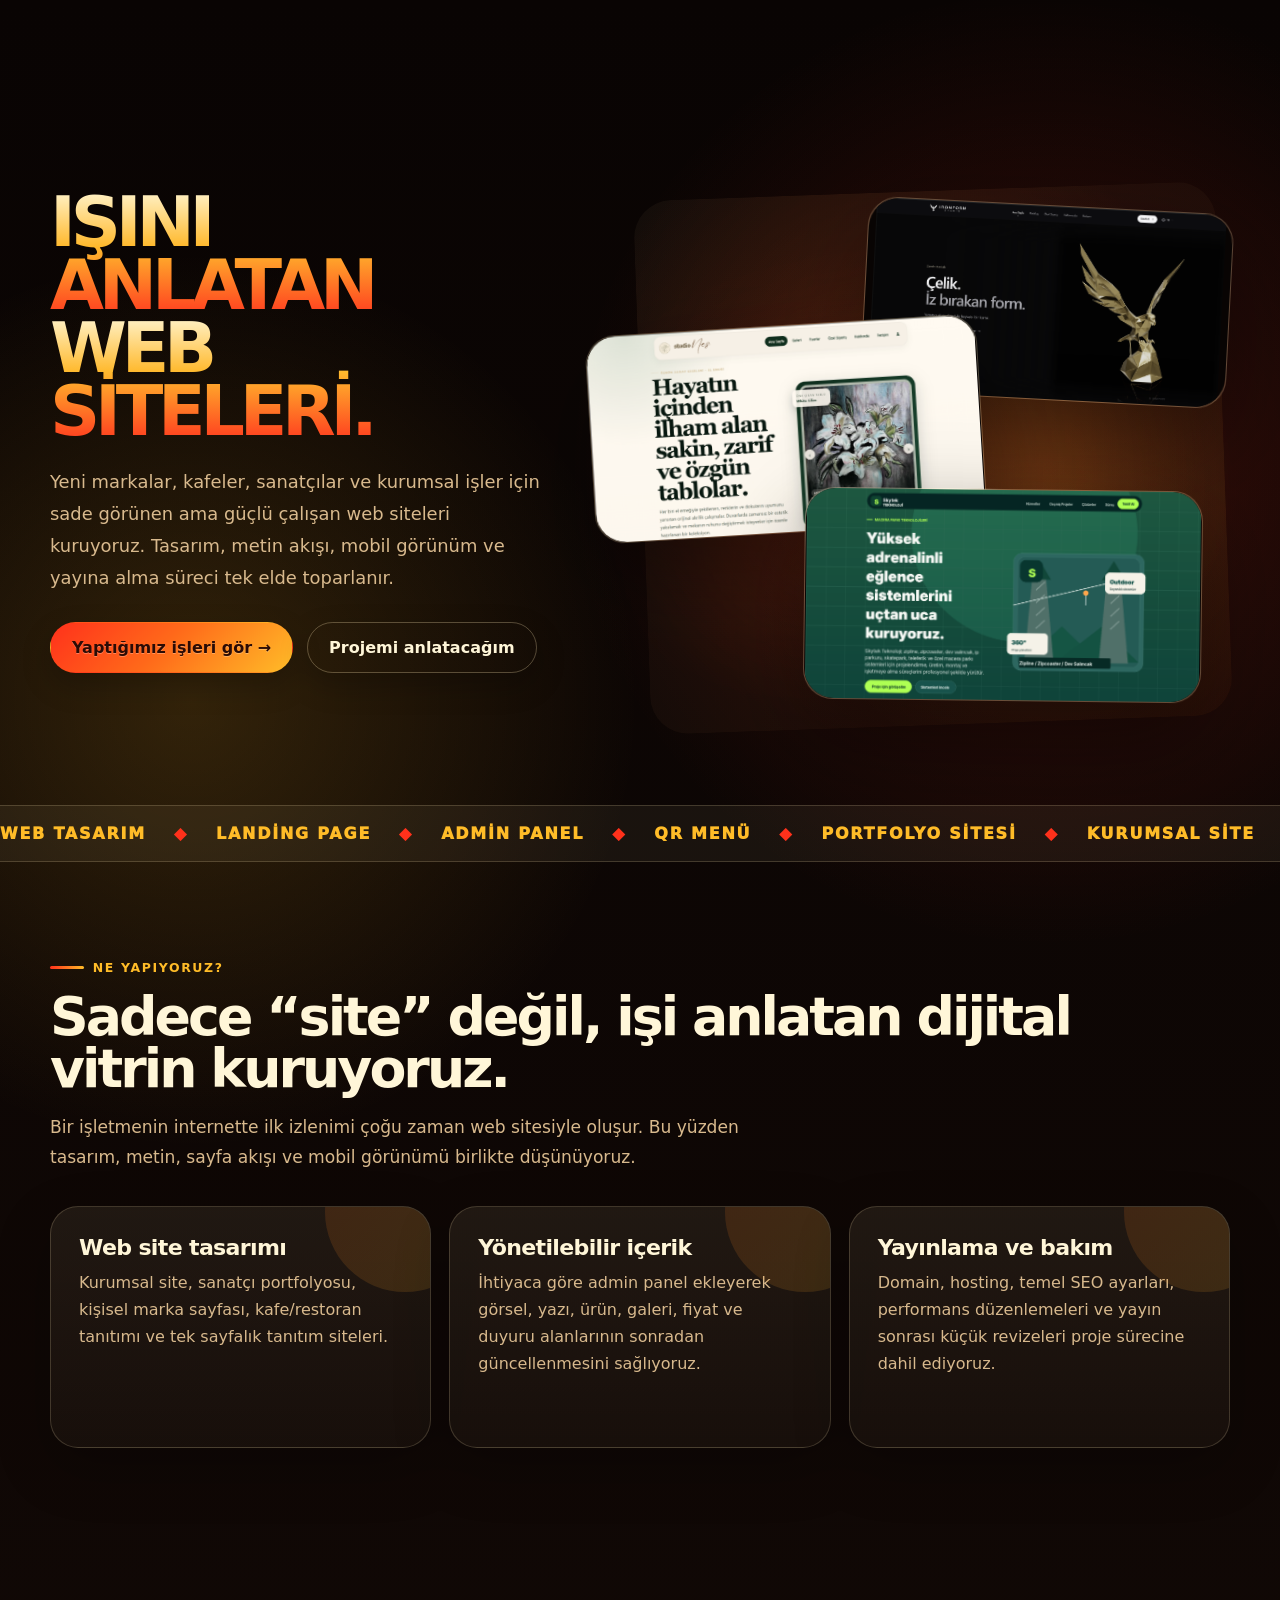
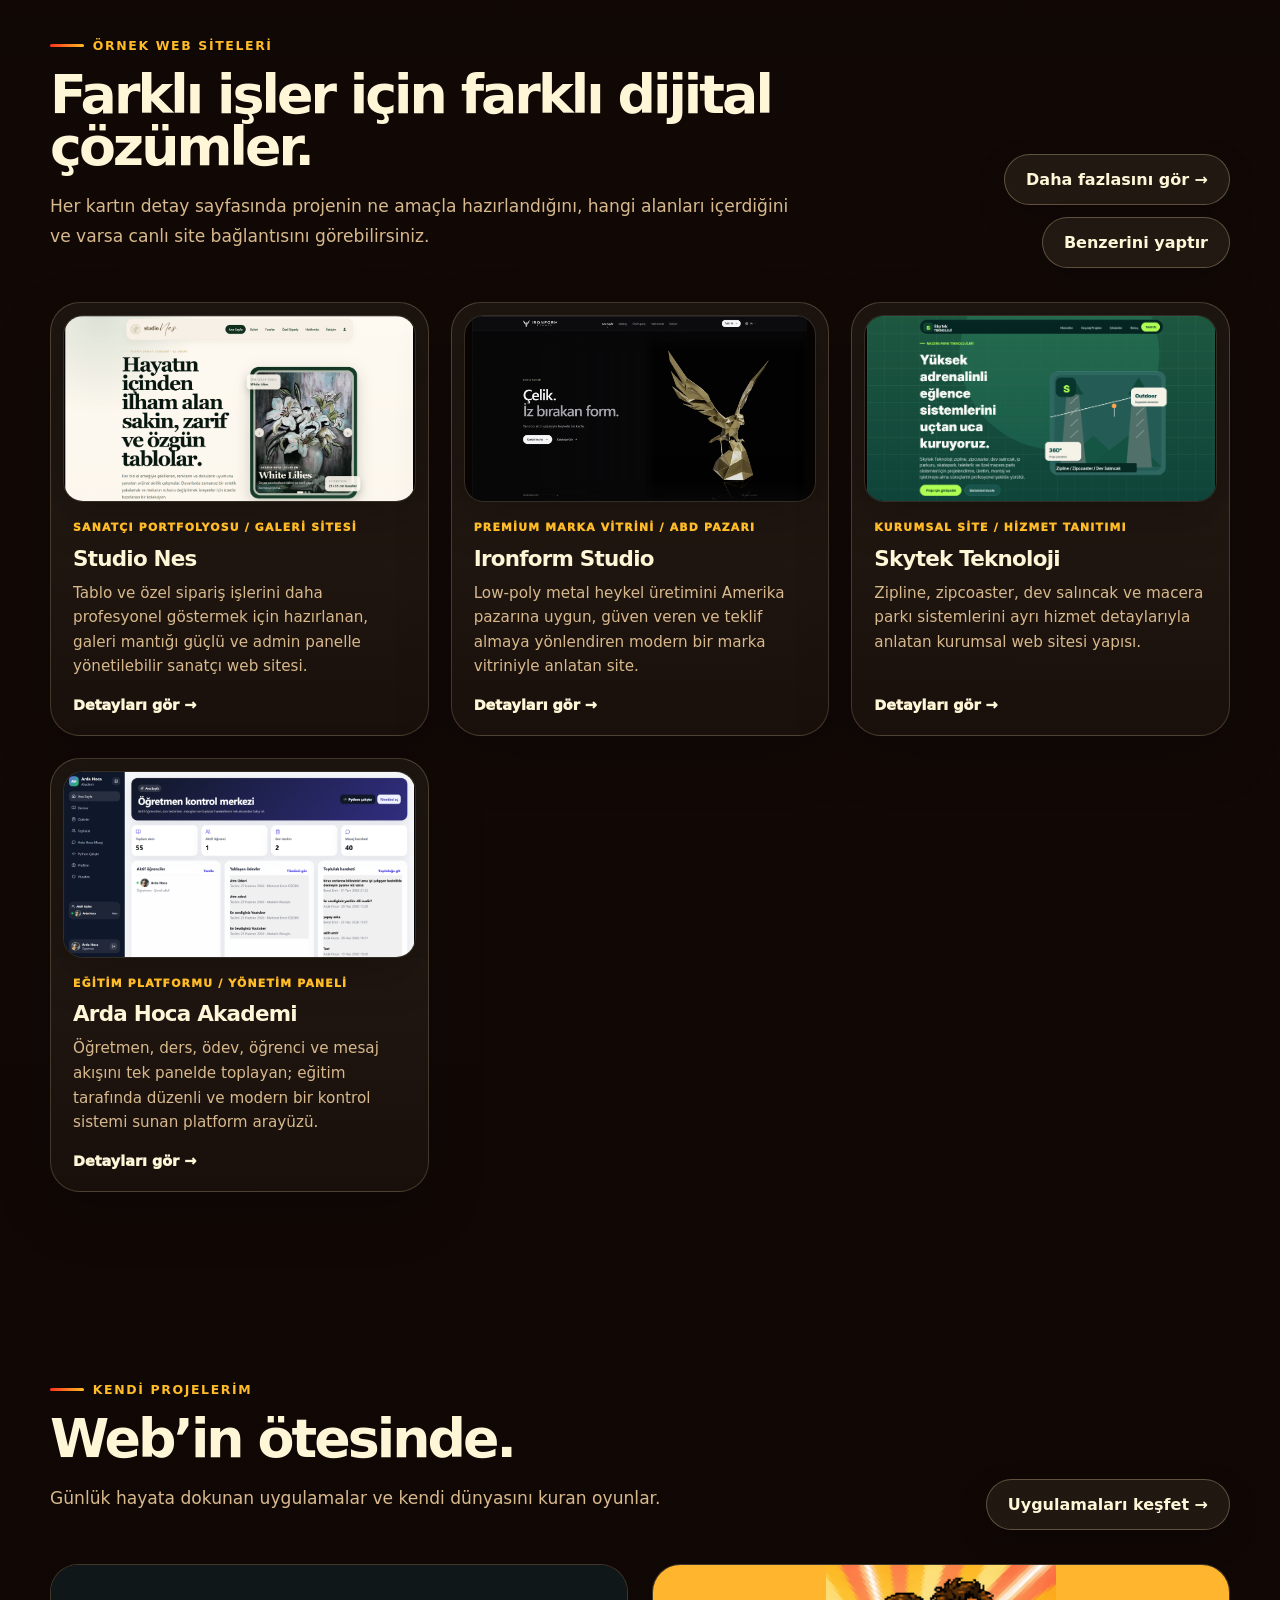
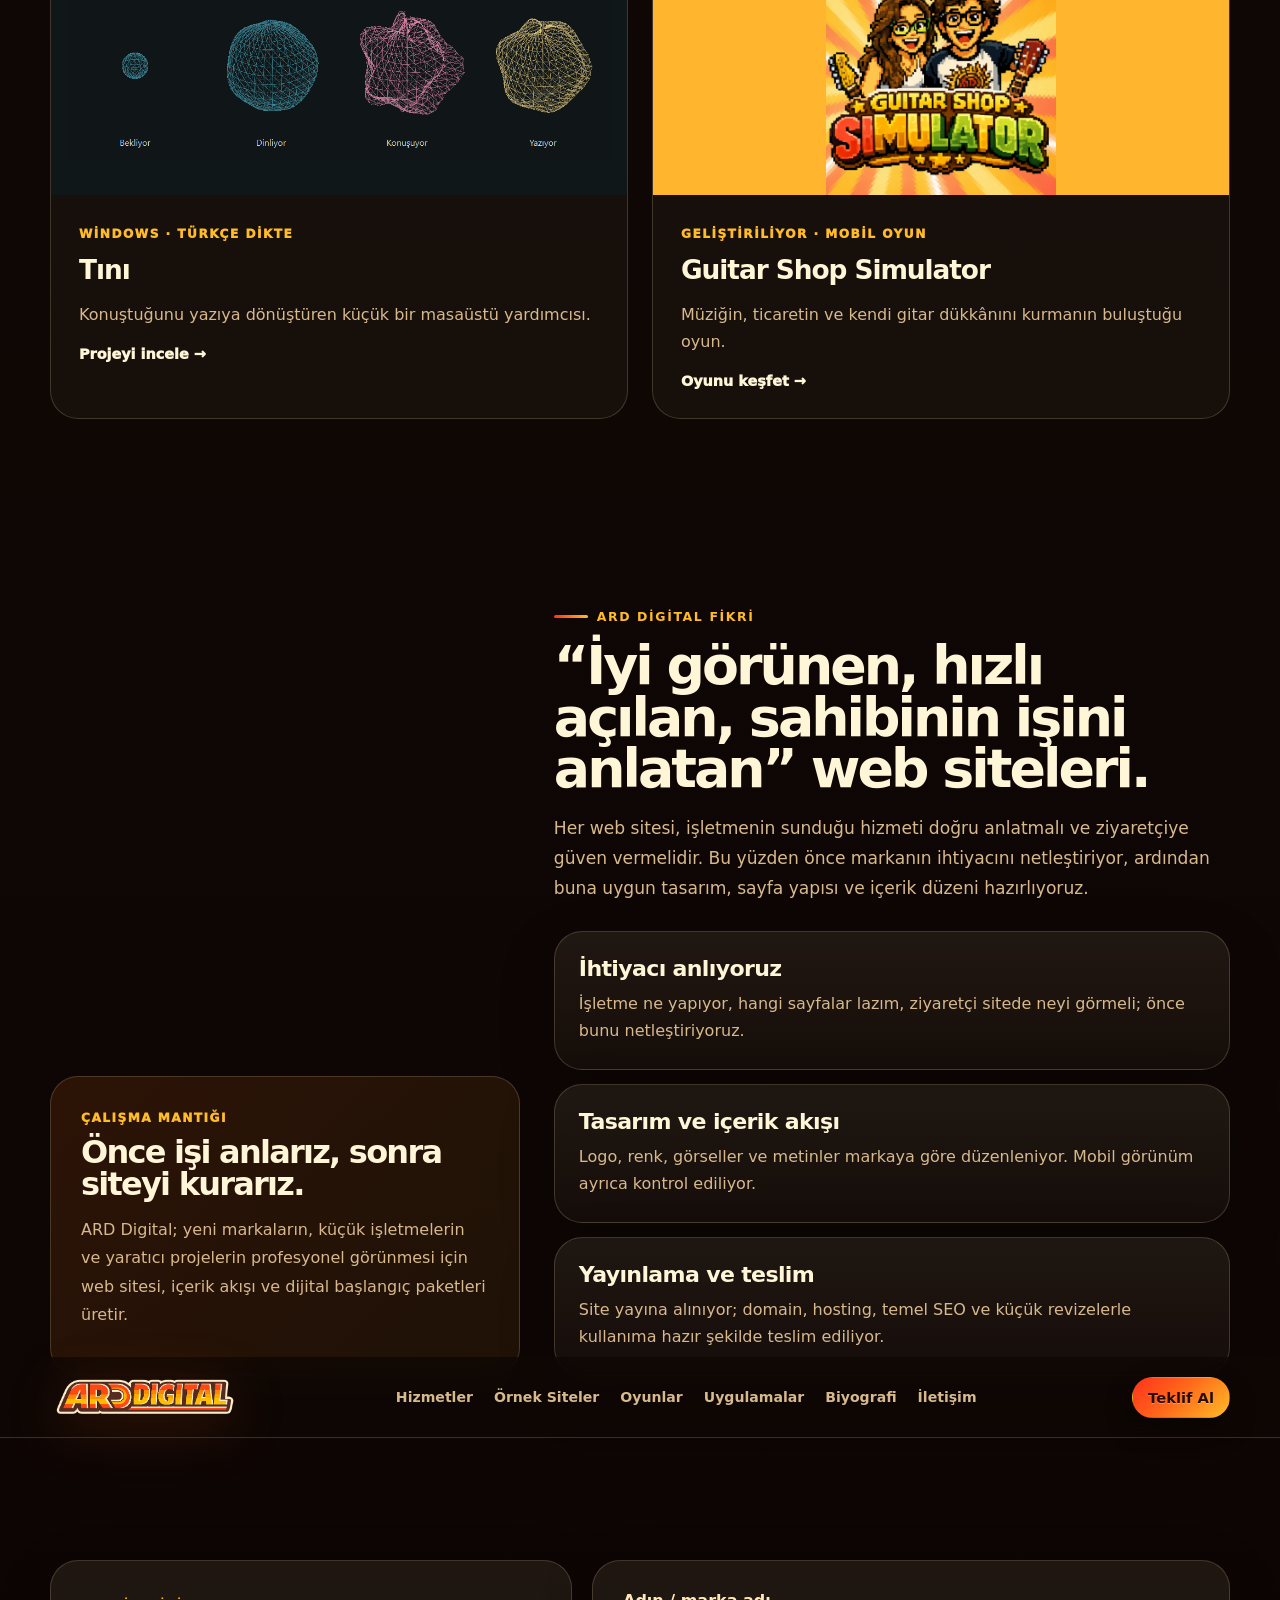
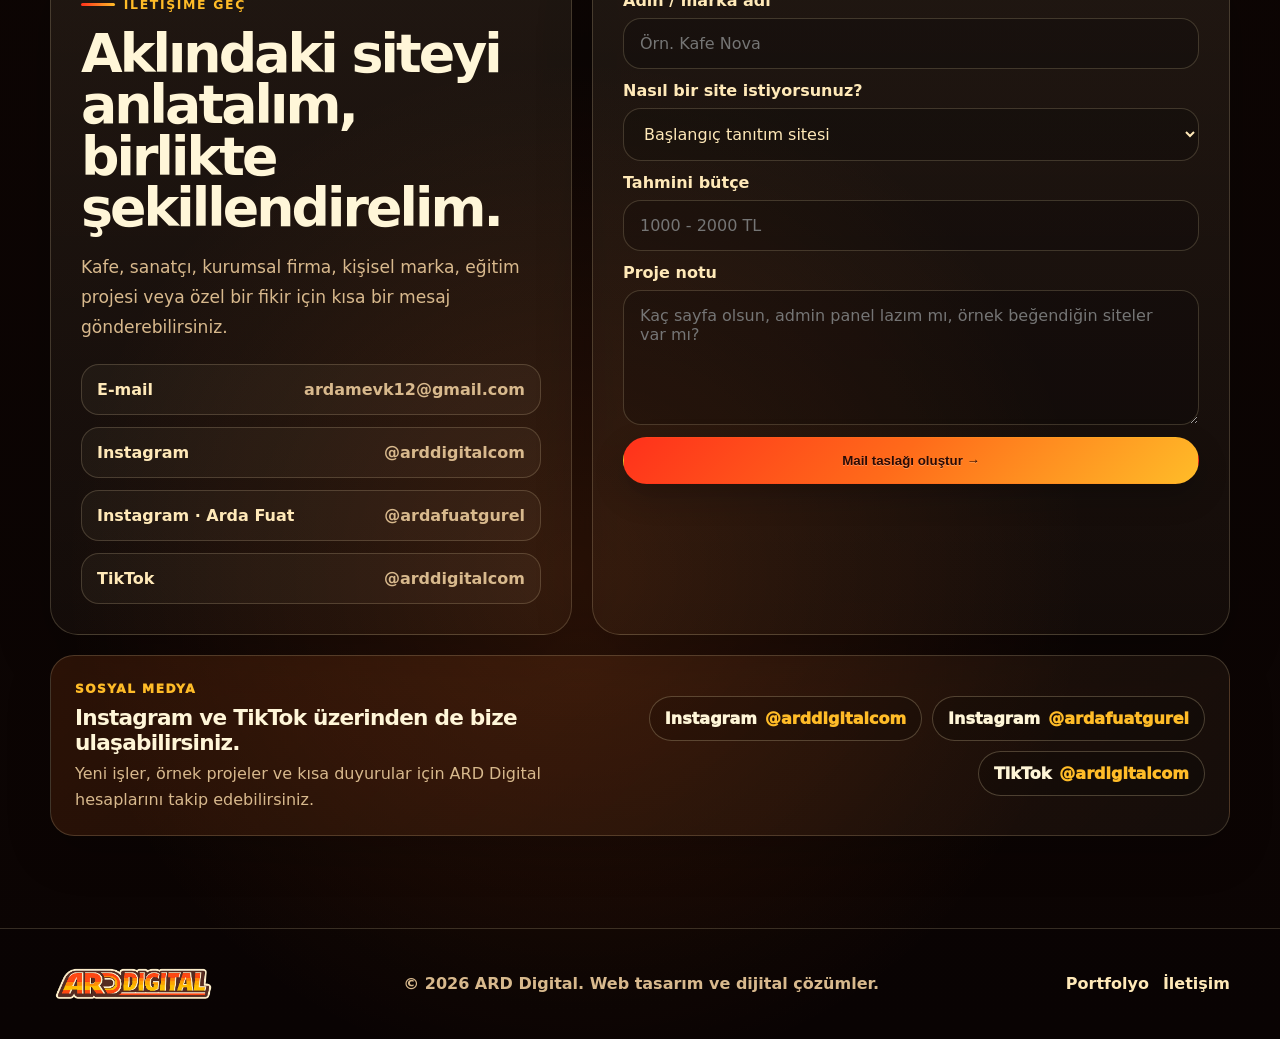
<file: fiyatlar.html>
<!doctype html>
<html lang="tr">
<head>
  <meta charset="utf-8">
  <meta name="viewport" content="width=device-width, initial-scale=1">
  <meta http-equiv="refresh" content="0; url=index.html#iletisim">
  <title>Teklif Al | ARD Digital</title>
  <meta name="robots" content="noindex">
</head>
<body>
  <p>Teklif almak için <a href="index.html#iletisim">iletişim bölümüne geçin</a>.</p>
</body>
</html>
</file>
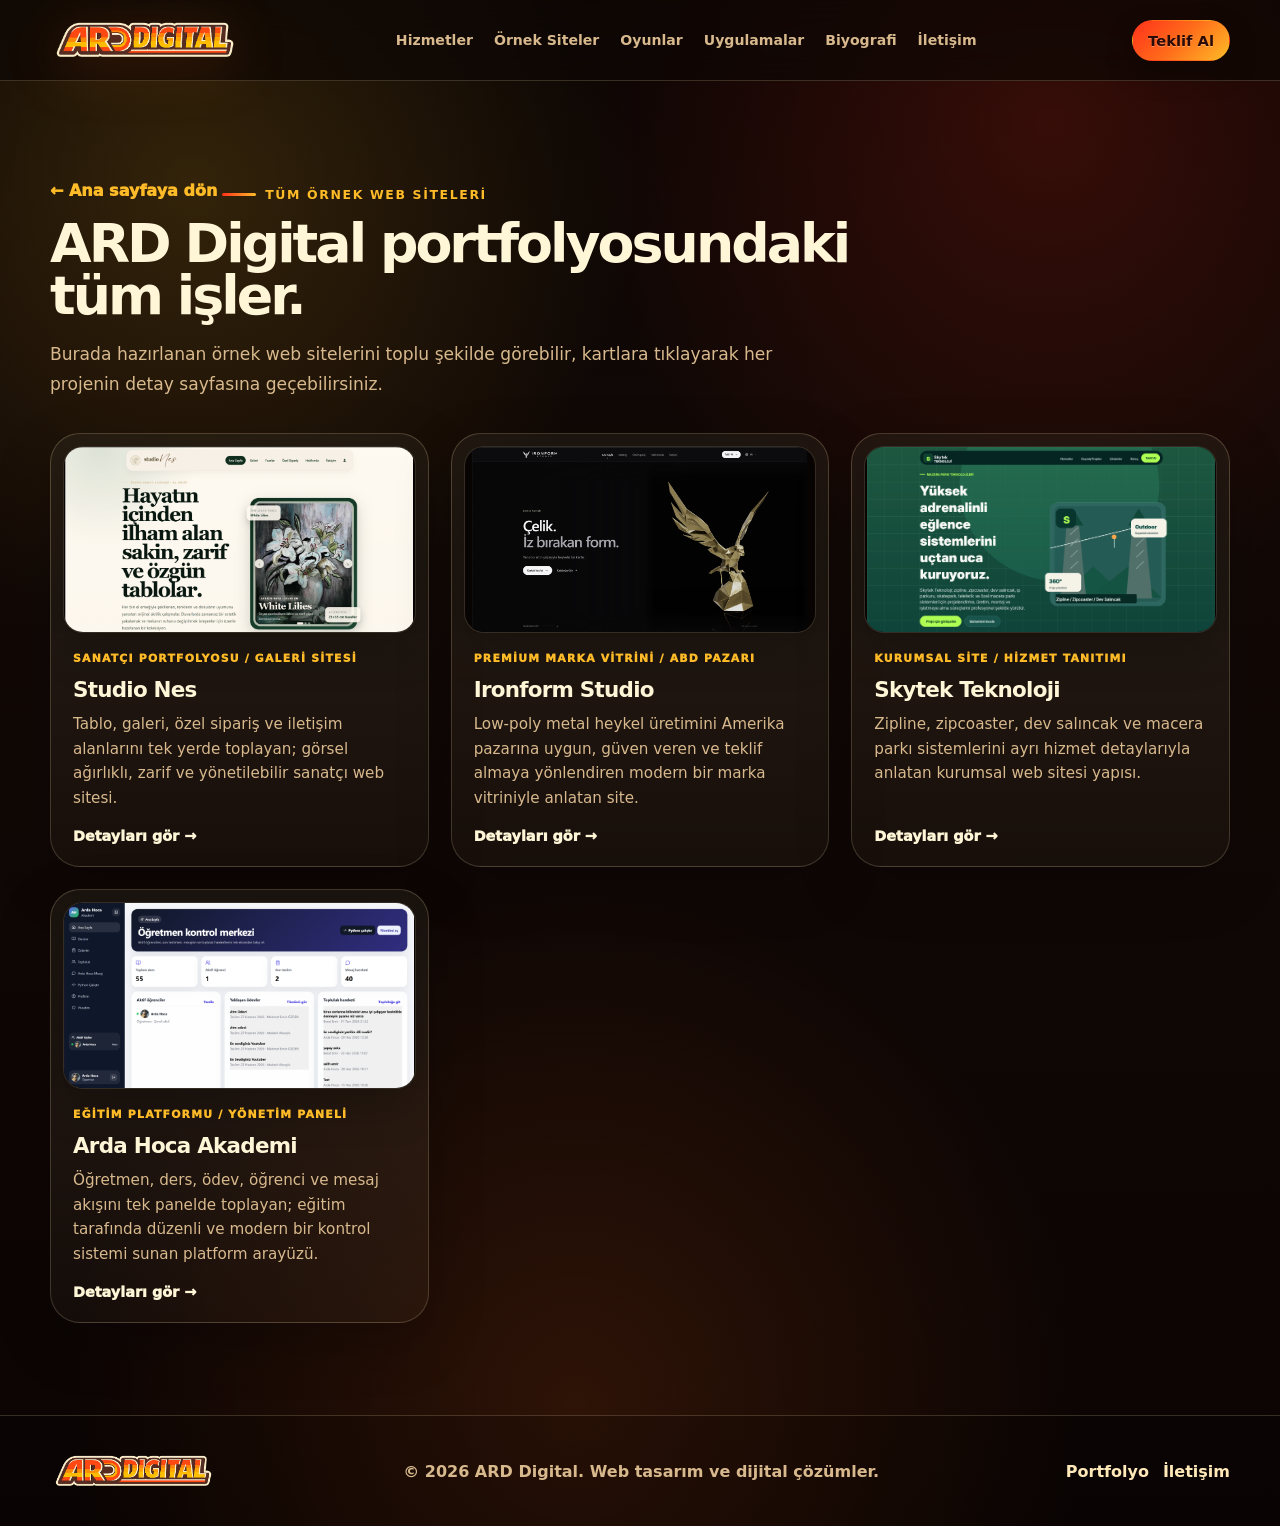
<file: ornek-web-siteleri.html>
<!doctype html>
<html lang="tr">
<head>
  <meta charset="utf-8">
  <meta name="viewport" content="width=device-width, initial-scale=1">
  <title>Web Tasarım Projeleri ve Örnek Siteler | ARD Digital</title>
  <meta name="description" content="ARD Digital web tasarım portfolyosu: sanatçı portfolyosu, spor stüdyosu, teknoloji ve eğitim projelerinin tasarım ve geliştirme detayları.">
  <link rel="icon" href="assets/favicon.png">
  <link rel="stylesheet" href="css/style.css?v=seo-1">
  <link rel="canonical" href="https://ard-digital.com/ornek-web-siteleri">
  <meta name="robots" content="index, follow, max-image-preview:large">
  <meta property="og:type" content="website">
  <meta property="og:locale" content="tr_TR">
  <meta property="og:site_name" content="ARD Digital">
  <meta property="og:title" content="Web Tasarım Projeleri ve Örnek Siteler | ARD Digital">
  <meta property="og:description" content="ARD Digital web tasarım portfolyosu: sanatçı portfolyosu, spor stüdyosu, teknoloji ve eğitim projelerinin tasarım ve geliştirme detayları.">
  <meta property="og:url" content="https://ard-digital.com/ornek-web-siteleri">
  <meta property="og:image" content="https://ard-digital.com/assets/arddigital-logo.png">
  <meta property="og:image:alt" content="Web Tasarım Projeleri ve Örnek Siteler | ARD Digital">
  <meta name="twitter:card" content="summary_large_image">
  <meta name="twitter:title" content="Web Tasarım Projeleri ve Örnek Siteler | ARD Digital">
  <meta name="twitter:description" content="ARD Digital web tasarım portfolyosu: sanatçı portfolyosu, spor stüdyosu, teknoloji ve eğitim projelerinin tasarım ve geliştirme detayları.">
  <meta name="twitter:image" content="https://ard-digital.com/assets/arddigital-logo.png">
  <script type="application/ld+json">
{
  "@context": "https://schema.org",
  "@graph": [
    {
      "@type": "Organization",
      "@id": "https://ard-digital.com/#organization",
      "name": "ARD Digital",
      "url": "https://ard-digital.com/",
      "logo": "https://ard-digital.com/assets/arddigital-logo.png",
      "founder": {
        "@id": "https://ard-digital.com/biyografi#person"
      }
    },
    {
      "@type": "WebSite",
      "@id": "https://ard-digital.com/#website",
      "url": "https://ard-digital.com/",
      "name": "ARD Digital",
      "publisher": {
        "@id": "https://ard-digital.com/#organization"
      },
      "inLanguage": "tr"
    },
    {
      "@type": "WebPage",
      "@id": "https://ard-digital.com/ornek-web-siteleri#webpage",
      "url": "https://ard-digital.com/ornek-web-siteleri",
      "name": "Web Tasarım Projeleri ve Örnek Siteler | ARD Digital",
      "description": "ARD Digital web tasarım portfolyosu: sanatçı portfolyosu, spor stüdyosu, teknoloji ve eğitim projelerinin tasarım ve geliştirme detayları.",
      "isPartOf": {
        "@id": "https://ard-digital.com/#website"
      },
      "inLanguage": "tr"
    }
  ]
}
  </script>
</head>
<body>
  <header class="site-header">
    <div class="container nav">
      <a class="brand" href="index.html" aria-label="ARD Digital ana sayfa">
        <img src="assets/arddigital-logo.png" alt="ARD Digital Logo">
      </a>
      <nav class="nav-links" data-nav-links>
        <a href="index.html#hizmetler">Hizmetler</a>
        <a href="index.html#ornekler">Örnek Siteler</a>
        <a href="oyunlar.html">Oyunlar</a>
        <a href="uygulamalar.html">Uygulamalar</a>
        <a href="biyografi.html">Biyografi</a>
        <a href="index.html#iletisim">İletişim</a>
      </nav>
      <a class="btn small primary nav-cta" href="index.html#iletisim">Teklif Al</a>
      <button class="menu-toggle" data-menu-toggle aria-label="Menüyü aç">☰</button>
    </div>
  </header>

  <main>
    <section class="section all-projects-hero">
      <div class="container">
        <a class="back-link" href="index.html#ornekler">← Ana sayfaya dön</a>
        <span class="eyebrow" style="margin-top:30px">Tüm örnek web siteleri</span>
        <h1 class="section-title all-projects-title">ARD Digital portfolyosundaki tüm işler.</h1>
        <p class="section-text">Burada hazırlanan örnek web sitelerini toplu şekilde görebilir, kartlara tıklayarak her projenin detay sayfasına geçebilirsiniz.</p>

        <div class="portfolio-grid detailed-portfolio-grid all-projects-grid">
          <a class="portfolio-card portfolio-detail-card" href="case-studies/studio-nes.html" aria-label="Studio Nes proje sayfasını aç">
            <figure class="portfolio-shot-frame">
              <img src="assets/thumb-studio-nes.png" alt="Studio Nes ana sayfa ekran görüntüsü">
            </figure>
            <div class="portfolio-detail-body">
              <span class="portfolio-kicker">Sanatçı portfolyosu / galeri sitesi</span>
              <h3>Studio Nes</h3>
              <p>Tablo, galeri, özel sipariş ve iletişim alanlarını tek yerde toplayan; görsel ağırlıklı, zarif ve yönetilebilir sanatçı web sitesi.</p>
              <span class="portfolio-link">Detayları gör →</span>
            </div>
          </a>

          <a class="portfolio-card portfolio-detail-card" href="case-studies/ironform.html" aria-label="Ironform Studio proje sayfasını aç">
            <figure class="portfolio-shot-frame">
              <img src="assets/thumb-ironform.png?v=20261029" alt="Ironform Studio ana sayfa ekran görüntüsü">
            </figure>
            <div class="portfolio-detail-body">
              <span class="portfolio-kicker">Premium marka vitrini / ABD pazarı</span>
              <h3>Ironform Studio</h3>
              <p>Low-poly metal heykel üretimini Amerika pazarına uygun, güven veren ve teklif almaya yönlendiren modern bir marka vitriniyle anlatan site.</p>
              <span class="portfolio-link">Detayları gör →</span>
            </div>
          </a>

          <a class="portfolio-card portfolio-detail-card" href="case-studies/skytek.html" aria-label="Skytek Teknoloji proje sayfasını aç">
            <figure class="portfolio-shot-frame">
              <img src="assets/thumb-skytek.png" alt="Skytek Teknoloji ana sayfa ekran görüntüsü">
            </figure>
            <div class="portfolio-detail-body">
              <span class="portfolio-kicker">Kurumsal site / hizmet tanıtımı</span>
              <h3>Skytek Teknoloji</h3>
              <p>Zipline, zipcoaster, dev salıncak ve macera parkı sistemlerini ayrı hizmet detaylarıyla anlatan kurumsal web sitesi yapısı.</p>
              <span class="portfolio-link">Detayları gör →</span>
            </div>
          </a>

          <a class="portfolio-card portfolio-detail-card" href="case-studies/arda-hoca-akademi.html" aria-label="Arda Hoca Akademi proje sayfasını aç">
            <figure class="portfolio-shot-frame">
              <img src="assets/thumb-arda-hoca-akademi.png" alt="Arda Hoca Akademi ana sayfa ekran görüntüsü">
            </figure>
            <div class="portfolio-detail-body">
              <span class="portfolio-kicker">Eğitim platformu / yönetim paneli</span>
              <h3>Arda Hoca Akademi</h3>
              <p>Öğretmen, ders, ödev, öğrenci ve mesaj akışını tek panelde toplayan; eğitim tarafında düzenli ve modern bir kontrol sistemi sunan platform arayüzü.</p>
              <span class="portfolio-link">Detayları gör →</span>
            </div>
          </a>
        </div>

      </div>
    </section>
  </main>

  <footer class="site-footer">
    <div class="container footer-row">
      <img src="assets/arddigital-logo.png" alt="ARD Digital">
      <div>© <span data-year></span> ARD Digital. Web tasarım ve dijital çözümler.</div>
      <div class="footer-links"><a href="index.html#ornekler">Portfolyo</a><a href="index.html#iletisim">İletişim</a></div>
    </div>
  </footer>
  <script src="js/main.js"></script>
</body>
</html>
</file>
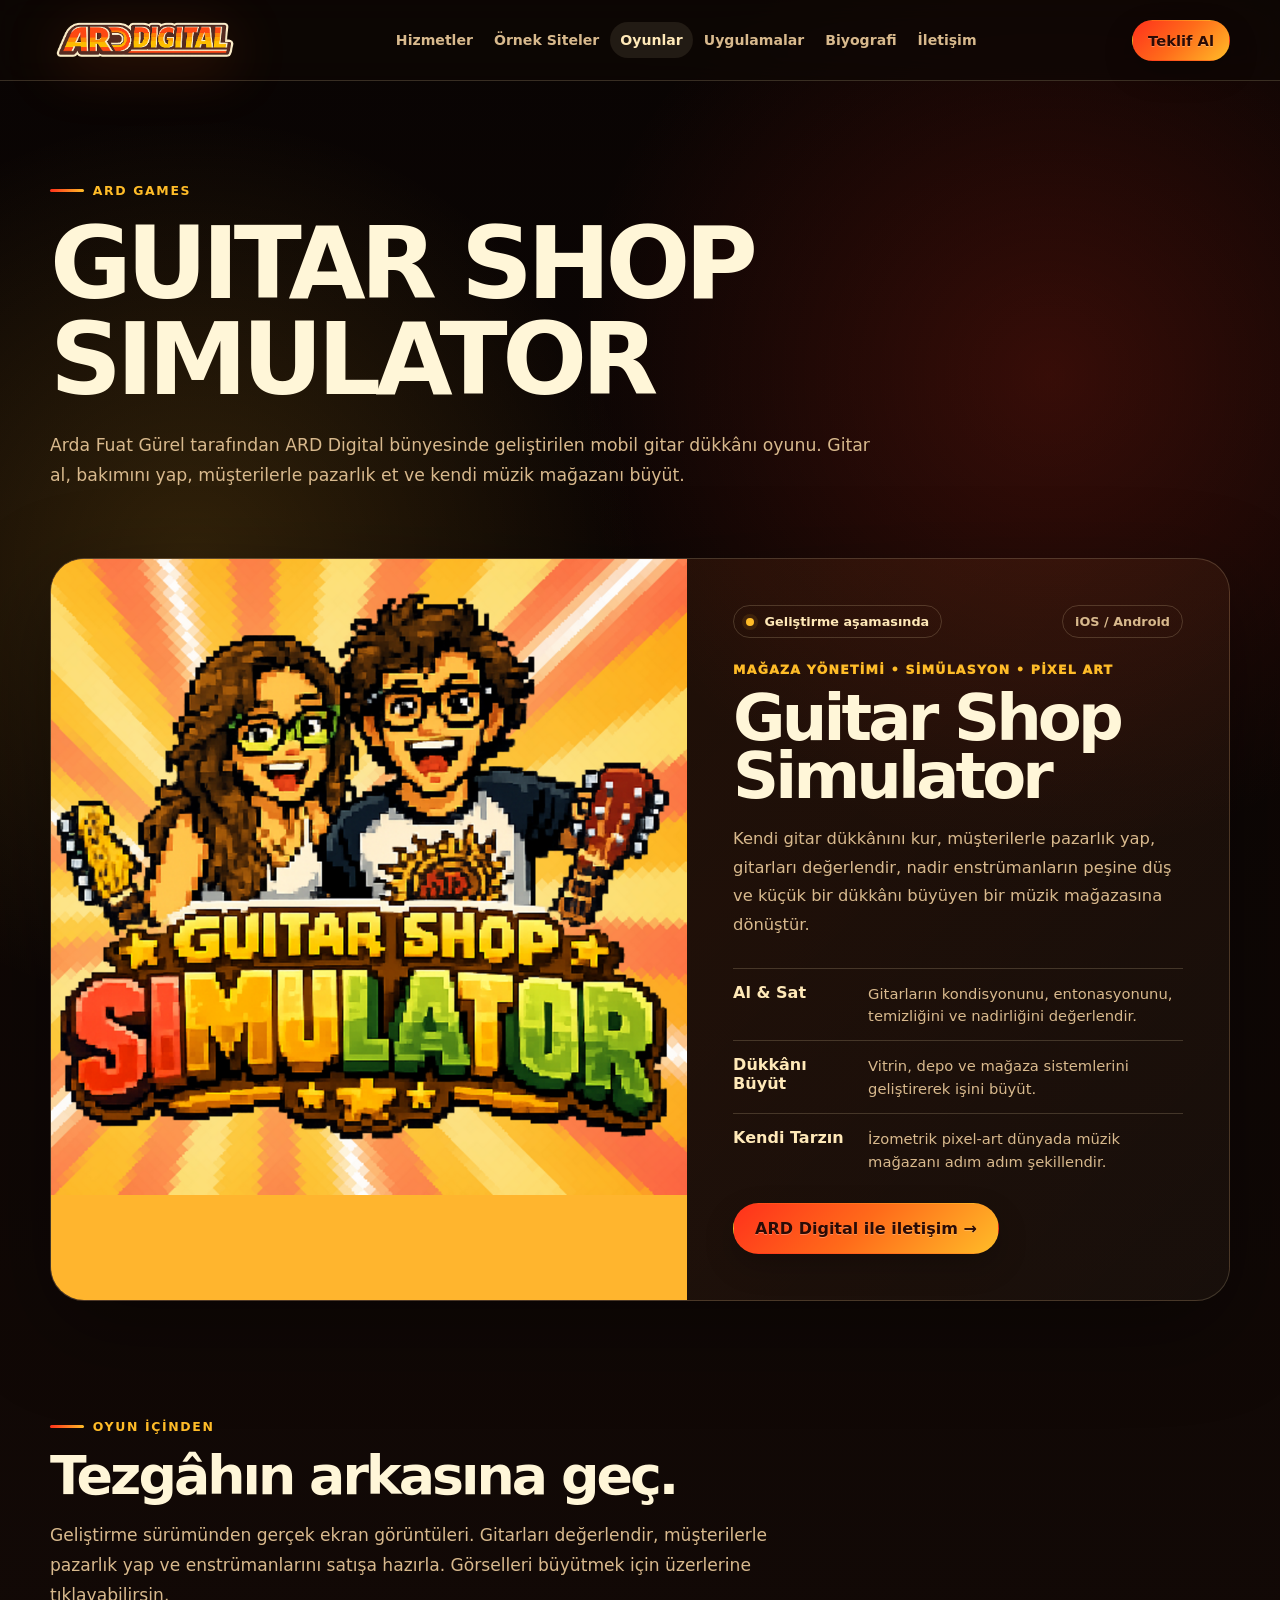
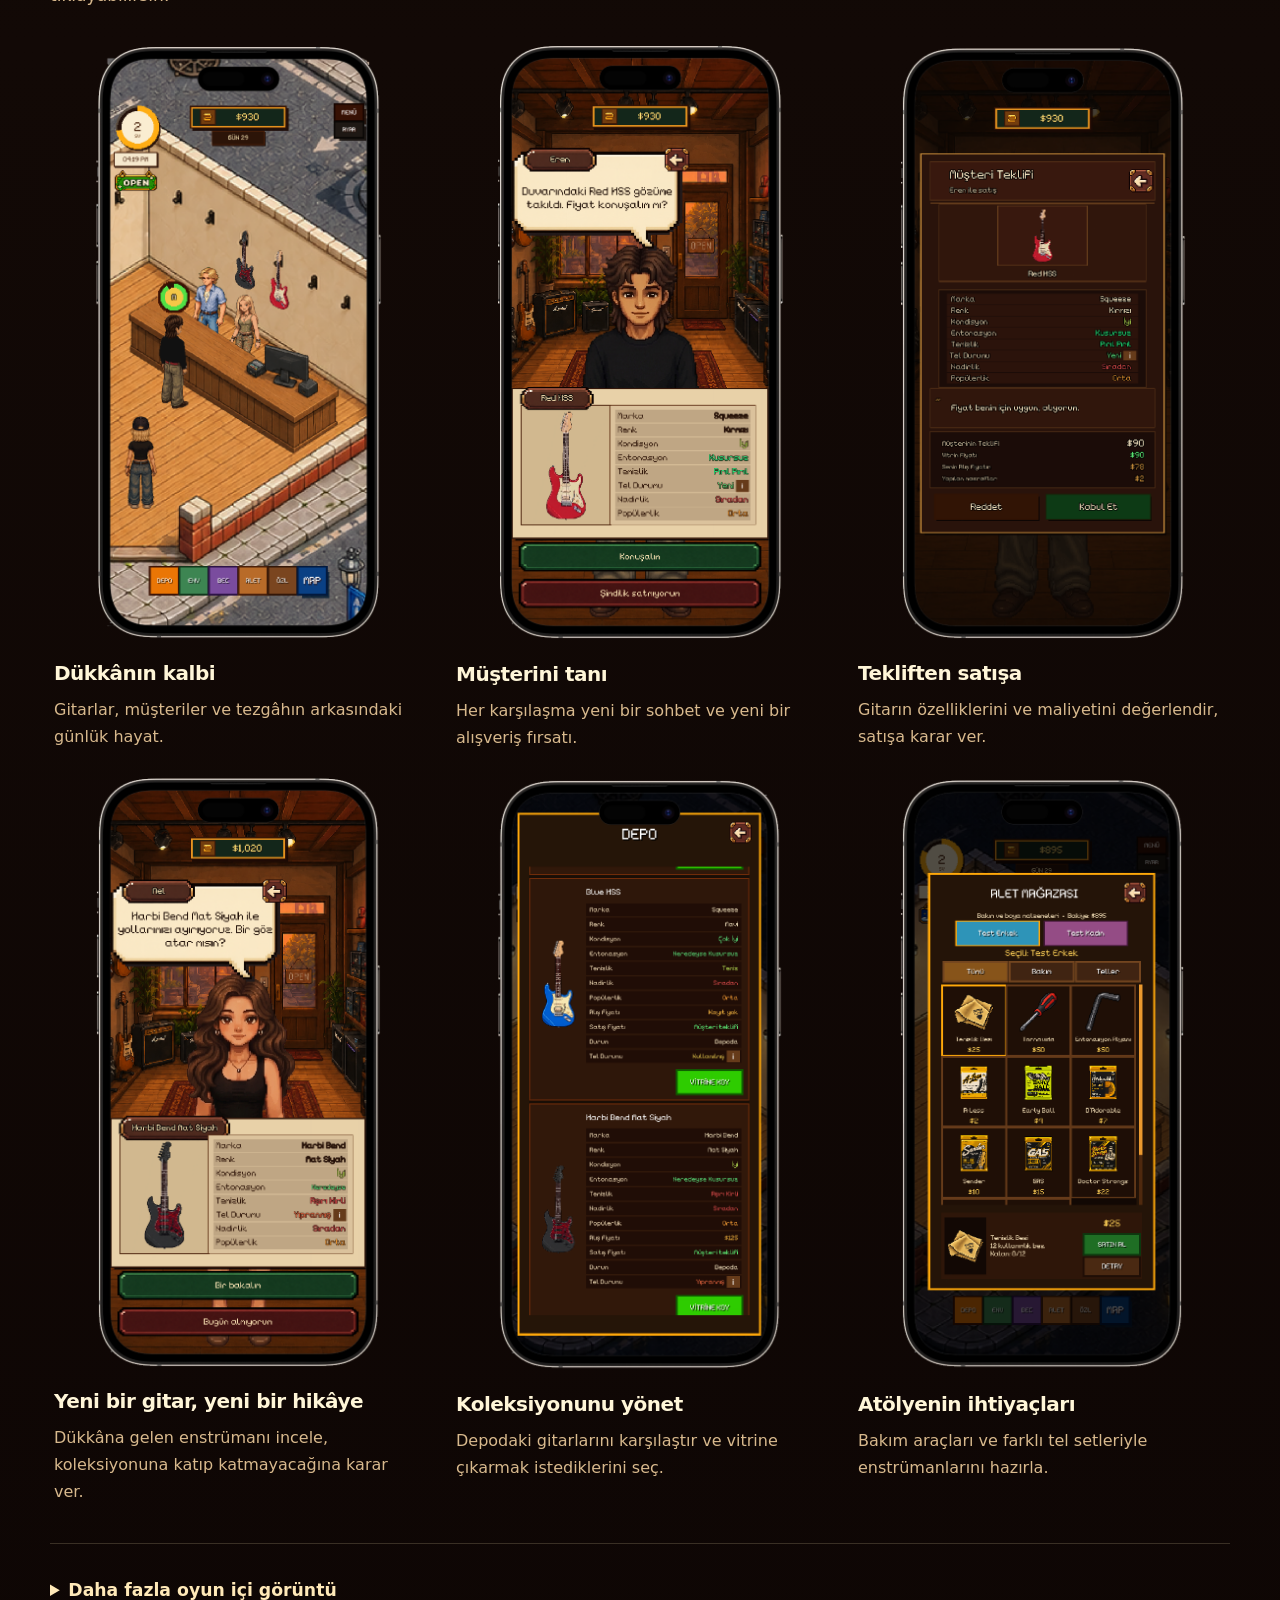
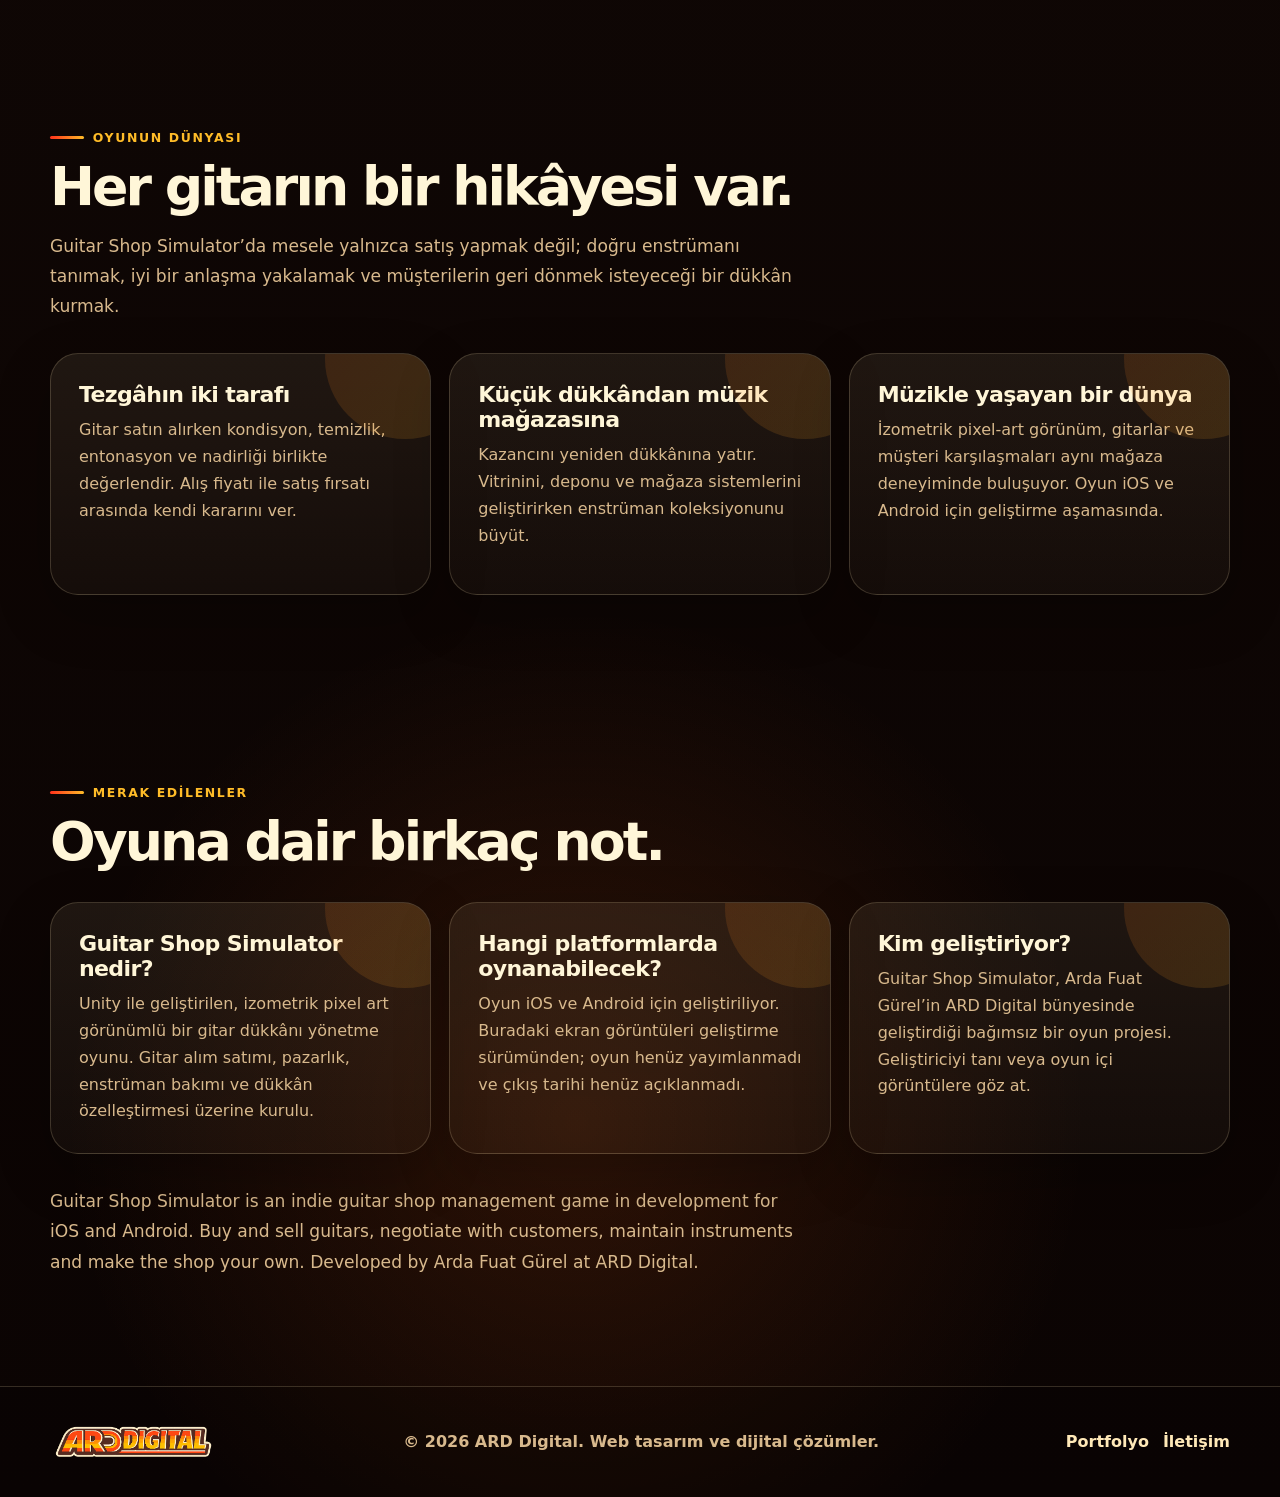
<file: oyunlar.html>
<!doctype html>
<html lang="tr">
<head>
  <meta charset="utf-8">
  <meta name="viewport" content="width=device-width, initial-scale=1">
  <title>Guitar Shop Simulator | Mobil Gitar Dükkânı Oyunu | ARD Digital</title>
  <meta name="description" content="Guitar Shop Simulator: iOS ve Android için geliştirilen pixel art gitar dükkânı simülasyonu. Gitar alıp sat, pazarlık yap, bakım yap ve dükkânını büyüt.">
  <link rel="icon" href="assets/favicon.png">
  <link rel="stylesheet" href="css/style.css?v=seo-1">
  <link rel="canonical" href="https://ard-digital.com/oyunlar">
  <meta name="robots" content="index, follow, max-image-preview:large">
  <meta property="og:type" content="website">
  <meta property="og:locale" content="tr_TR">
  <meta property="og:site_name" content="ARD Digital">
  <meta property="og:title" content="Guitar Shop Simulator | Mobil Gitar Dükkânı Oyunu | ARD Digital">
  <meta property="og:description" content="Guitar Shop Simulator: iOS ve Android için geliştirilen pixel art gitar dükkânı simülasyonu. Gitar alıp sat, pazarlık yap, bakım yap ve dükkânını büyüt.">
  <meta property="og:url" content="https://ard-digital.com/oyunlar">
  <meta property="og:image" content="https://ard-digital.com/assets/guitar-shop-simulator/dukkan.png">
  <meta property="og:image:alt" content="Guitar Shop Simulator oyun içi ekran görüntüsü">
  <meta name="twitter:card" content="summary_large_image">
  <meta name="twitter:title" content="Guitar Shop Simulator | Mobil Gitar Dükkânı Oyunu | ARD Digital">
  <meta name="twitter:description" content="Guitar Shop Simulator: iOS ve Android için geliştirilen pixel art gitar dükkânı simülasyonu. Gitar alıp sat, pazarlık yap, bakım yap ve dükkânını büyüt.">
  <meta name="twitter:image" content="https://ard-digital.com/assets/guitar-shop-simulator/dukkan.png">
  <script type="application/ld+json">
{
  "@context": "https://schema.org",
  "@graph": [
    {
      "@type": "Organization",
      "@id": "https://ard-digital.com/#organization",
      "name": "ARD Digital",
      "url": "https://ard-digital.com/",
      "logo": "https://ard-digital.com/assets/arddigital-logo.png",
      "founder": {
        "@id": "https://ard-digital.com/biyografi#person"
      }
    },
    {
      "@type": "WebSite",
      "@id": "https://ard-digital.com/#website",
      "url": "https://ard-digital.com/",
      "name": "ARD Digital",
      "publisher": {
        "@id": "https://ard-digital.com/#organization"
      },
      "inLanguage": "tr"
    },
    {
      "@type": "WebPage",
      "@id": "https://ard-digital.com/oyunlar#webpage",
      "url": "https://ard-digital.com/oyunlar",
      "name": "Guitar Shop Simulator | Mobil Gitar Dükkânı Oyunu | ARD Digital",
      "description": "Guitar Shop Simulator: iOS ve Android için geliştirilen pixel art gitar dükkânı simülasyonu. Gitar alıp sat, pazarlık yap, bakım yap ve dükkânını büyüt.",
      "isPartOf": {
        "@id": "https://ard-digital.com/#website"
      },
      "inLanguage": "tr",
      "mainEntity": {
        "@id": "https://ard-digital.com/oyunlar#game"
      }
    },
    {
      "@type": "VideoGame",
      "@id": "https://ard-digital.com/oyunlar#game",
      "name": "Guitar Shop Simulator",
      "url": "https://ard-digital.com/oyunlar",
      "description": "Guitar Shop Simulator: iOS ve Android için geliştirilen pixel art gitar dükkânı simülasyonu. Gitar alıp sat, pazarlık yap, bakım yap ve dükkânını büyüt.",
      "image": "https://ard-digital.com/assets/guitar-shop-simulator/dukkan.png",
      "genre": [
        "Simulation",
        "Shop management"
      ],
      "gamePlatform": [
        "iOS",
        "Android"
      ],
      "operatingSystem": [
        "iOS",
        "Android"
      ],
      "applicationCategory": "GameApplication",
      "creativeWorkStatus": "In development",
      "creator": {
        "@id": "https://ard-digital.com/biyografi#person"
      },
      "publisher": {
        "@id": "https://ard-digital.com/#organization"
      }
    }
  ]
}
  </script>
</head>
<body>
  <header class="site-header">
    <div class="container nav">
      <a class="brand" href="index.html" aria-label="ARD Digital ana sayfa">
        <img src="assets/arddigital-logo.png" alt="ARD Digital Logo">
      </a>
      <nav class="nav-links" data-nav-links>
        <a href="index.html#hizmetler">Hizmetler</a>
        <a href="index.html#ornekler">Örnek Siteler</a>
        <a class="active" href="oyunlar.html">Oyunlar</a>
        <a href="uygulamalar.html">Uygulamalar</a>
        <a href="biyografi.html">Biyografi</a>
        <a href="index.html#iletisim">İletişim</a>
      </nav>
      <a class="btn small primary nav-cta" href="index.html#iletisim">Teklif Al</a>
      <button class="menu-toggle" data-menu-toggle aria-label="Menüyü aç">☰</button>
    </div>
  </header>

  <main>
    <section class="games-hero">
      <div class="container games-hero-grid games-hero-single">
        <div>
          <span class="eyebrow">ARD Games</span>
          <h1 class="games-title games-title-project" lang="en">Guitar Shop<br>Simulator</h1>
          <p class="games-lead">Arda Fuat Gürel tarafından ARD Digital bünyesinde geliştirilen mobil gitar dükkânı oyunu. Gitar al, bakımını yap, müşterilerle pazarlık et ve kendi müzik mağazanı büyüt.</p>
        </div>
      </div>
    </section>

    <section class="section games-section">
      <div class="container">
        <article class="game-feature-card">
          <div class="game-visual game-logo-visual">
            <img class="game-logo-image" src="assets/guitar-shop-simulator-logo.png" alt="Guitar Shop Simulator oyun logosu">
          </div>

          <div class="game-info">
            <div class="game-meta-row">
              <span class="game-status"><i></i> Geliştirme aşamasında</span>
              <span class="game-platform">iOS / Android</span>
            </div>
            <span class="game-kicker">Mağaza yönetimi • Simülasyon • Pixel Art</span>
            <h2>Guitar Shop Simulator</h2>
            <p>Kendi gitar dükkânını kur, müşterilerle pazarlık yap, gitarları değerlendir, nadir enstrümanların peşine düş ve küçük bir dükkânı büyüyen bir müzik mağazasına dönüştür.</p>

            <div class="game-points">
              <div><strong>Al & Sat</strong><span>Gitarların kondisyonunu, entonasyonunu, temizliğini ve nadirliğini değerlendir.</span></div>
              <div><strong>Dükkânı Büyüt</strong><span>Vitrin, depo ve mağaza sistemlerini geliştirerek işini büyüt.</span></div>
              <div><strong>Kendi Tarzın</strong><span>İzometrik pixel-art dünyada müzik mağazanı adım adım şekillendir.</span></div>
            </div>

            <div class="game-actions">
              <a class="btn primary" href="index.html#iletisim">ARD Digital ile iletişim →</a>
            </div>
          </div>
        </article>
      </div>
    </section>
    <section class="section game-gallery" id="oyun-goruntuleri">
      <div class="container">
        <span class="eyebrow">Oyun içinden</span>
        <h2 class="section-title">Tezgâhın arkasına geç.</h2>
        <p class="section-text">Geliştirme sürümünden gerçek ekran görüntüleri. Gitarları değerlendir, müşterilerle pazarlık yap ve enstrümanlarını satışa hazırla. Görselleri büyütmek için üzerlerine tıklayabilirsin.</p>
        <div class="game-screenshot-grid">
          <figure><a href="assets/guitar-shop-simulator/dukkan.png" target="_blank" rel="noopener noreferrer" aria-label="Dükkânın kalbi ekranını büyük görüntüle"><img src="assets/guitar-shop-simulator/dukkan.png" alt="Guitar Shop Simulator telefon simülatörü: Dükkânın kalbi" width="588" height="1210" loading="lazy"></a><figcaption><h3>Dükkânın kalbi</h3><p>Gitarlar, müşteriler ve tezgâhın arkasındaki günlük hayat.</p></figcaption></figure>
          <figure><a href="assets/guitar-shop-simulator/musteri.png" target="_blank" rel="noopener noreferrer" aria-label="Müşterini tanı ekranını büyük görüntüle"><img src="assets/guitar-shop-simulator/musteri.png" alt="Guitar Shop Simulator telefon simülatörü: Müşterini tanı" width="587" height="1209" loading="lazy"></a><figcaption><h3>Müşterini tanı</h3><p>Her karşılaşma yeni bir sohbet ve yeni bir alışveriş fırsatı.</p></figcaption></figure>
          <figure><a href="assets/guitar-shop-simulator/satis.png" target="_blank" rel="noopener noreferrer" aria-label="Tekliften satışa ekranını büyük görüntüle"><img src="assets/guitar-shop-simulator/satis.png" alt="Guitar Shop Simulator telefon simülatörü: Tekliften satışa" width="589" height="1212" loading="lazy"></a><figcaption><h3>Tekliften satışa</h3><p>Gitarın özelliklerini ve maliyetini değerlendir, satışa karar ver.</p></figcaption></figure>
          <figure><a href="assets/guitar-shop-simulator/gitar-alis.png" target="_blank" rel="noopener noreferrer" aria-label="Yeni bir gitar, yeni bir hikâye ekranını büyük görüntüle"><img src="assets/guitar-shop-simulator/gitar-alis.png" alt="Guitar Shop Simulator telefon simülatörü: Yeni bir gitar, yeni bir hikâye" width="591" height="1206" loading="lazy"></a><figcaption><h3>Yeni bir gitar, yeni bir hikâye</h3><p>Dükkâna gelen enstrümanı incele, koleksiyonuna katıp katmayacağına karar ver.</p></figcaption></figure>
          <figure><a href="assets/guitar-shop-simulator/depo.png" target="_blank" rel="noopener noreferrer" aria-label="Koleksiyonunu yönet ekranını büyük görüntüle"><img src="assets/guitar-shop-simulator/depo.png" alt="Guitar Shop Simulator telefon simülatörü: Koleksiyonunu yönet" width="592" height="1214" loading="lazy"></a><figcaption><h3>Koleksiyonunu yönet</h3><p>Depodaki gitarlarını karşılaştır ve vitrine çıkarmak istediklerini seç.</p></figcaption></figure>
          <figure><a href="assets/guitar-shop-simulator/alet-magazasi.png" target="_blank" rel="noopener noreferrer" aria-label="Atölyenin ihtiyaçları ekranını büyük görüntüle"><img src="assets/guitar-shop-simulator/alet-magazasi.png" alt="Guitar Shop Simulator telefon simülatörü: Atölyenin ihtiyaçları" width="592" height="1215" loading="lazy"></a><figcaption><h3>Atölyenin ihtiyaçları</h3><p>Bakım araçları ve farklı tel setleriyle enstrümanlarını hazırla.</p></figcaption></figure>
        </div>
        <details class="game-more-screens"><summary>Daha fazla oyun içi görüntü</summary><div class="game-screenshot-grid">
          <figure><a href="assets/guitar-shop-simulator/dukkan-musteriler.png" target="_blank" rel="noopener noreferrer" aria-label="Tezgâhta hareket var ekranını büyük görüntüle"><img src="assets/guitar-shop-simulator/dukkan-musteriler.png" alt="Guitar Shop Simulator telefon simülatörü: Tezgâhta hareket var" width="590" height="1213" loading="lazy"></a><figcaption><h3>Tezgâhta hareket var</h3><p>Dükkânına gelen müşterilerle ilgilen.</p></figcaption></figure>
          <figure><a href="assets/guitar-shop-simulator/tel-bilgisi.png" target="_blank" rel="noopener noreferrer" aria-label="Detaylara yakından bak ekranını büyük görüntüle"><img src="assets/guitar-shop-simulator/tel-bilgisi.png" alt="Guitar Shop Simulator telefon simülatörü: Detaylara yakından bak" width="591" height="1213" loading="lazy"></a><figcaption><h3>Detaylara yakından bak</h3><p>Tel markası, ölçüsü, kalitesi ve durumu gitarın bir parçası.</p></figcaption></figure>
          <figure><a href="assets/guitar-shop-simulator/tel-secimi.png" target="_blank" rel="noopener noreferrer" aria-label="Gitarına uygun teller ekranını büyük görüntüle"><img src="assets/guitar-shop-simulator/tel-secimi.png" alt="Guitar Shop Simulator telefon simülatörü: Gitarına uygun teller" width="594" height="1213" loading="lazy"></a><figcaption><h3>Gitarına uygun teller</h3><p>Envanterindeki tel setlerini incele ve kullanacağın seti seç.</p></figcaption></figure>
          <figure><a href="assets/guitar-shop-simulator/boya-envanteri.png" target="_blank" rel="noopener noreferrer" aria-label="Kendi renklerin ekranını büyük görüntüle"><img src="assets/guitar-shop-simulator/boya-envanteri.png" alt="Guitar Shop Simulator telefon simülatörü: Kendi renklerin" width="591" height="1218" loading="lazy"></a><figcaption><h3>Kendi renklerin</h3><p>Boyalar ve bakım malzemeleri envanterinde bir arada.</p></figcaption></figure>
          <figure><a href="assets/guitar-shop-simulator/alet-envanteri.png" target="_blank" rel="noopener noreferrer" aria-label="Araçların elinin altında ekranını büyük görüntüle"><img src="assets/guitar-shop-simulator/alet-envanteri.png" alt="Guitar Shop Simulator telefon simülatörü: Araçların elinin altında" width="594" height="1214" loading="lazy"></a><figcaption><h3>Araçların elinin altında</h3><p>Tornavida, entonasyon alyanı ve tel setlerini takip et.</p></figcaption></figure>
          <figure><a href="assets/guitar-shop-simulator/boya-magazasi.png" target="_blank" rel="noopener noreferrer" aria-label="Gitarına yeni bir görünüm ekranını büyük görüntüle"><img src="assets/guitar-shop-simulator/boya-magazasi.png" alt="Guitar Shop Simulator telefon simülatörü: Gitarına yeni bir görünüm" width="593" height="1214" loading="lazy"></a><figcaption><h3>Gitarına yeni bir görünüm</h3><p>Farklı renkleri ve boya seçeneklerini keşfet.</p></figcaption></figure>
          <figure><a href="assets/guitar-shop-simulator/dukkan-ozellestirme.png" target="_blank" rel="noopener noreferrer" aria-label="Dükkânına kendi imzanı at ekranını büyük görüntüle"><img src="assets/guitar-shop-simulator/dukkan-ozellestirme.png" alt="Guitar Shop Simulator telefon simülatörü: Dükkânına kendi imzanı at" width="593" height="1214" loading="lazy"></a><figcaption><h3>Dükkânına kendi imzanı at</h3><p>Duvarlar, dekorasyon ve tezgâh seçeneklerini oyunda ön izle.</p></figcaption></figure>
          <figure><a href="assets/guitar-shop-simulator/gitar-bakim-detayi.png" target="_blank" rel="noopener noreferrer" aria-label="Gitarı satışa hazırla ekranını büyük görüntüle"><img src="assets/guitar-shop-simulator/gitar-bakim-detayi.png" alt="Guitar Shop Simulator telefon simülatörü: Gitarı satışa hazırla" width="592" height="1213" loading="lazy"></a><figcaption><h3>Gitarı satışa hazırla</h3><p>Temizlik, tel değişimi, entonasyon ve boya işçiliği aynı ekranda.</p></figcaption></figure>
          <figure><a href="assets/guitar-shop-simulator/alis-tamamlandi.png" target="_blank" rel="noopener noreferrer" aria-label="Anlaşma tamam ekranını büyük görüntüle"><img src="assets/guitar-shop-simulator/alis-tamamlandi.png" alt="Guitar Shop Simulator telefon simülatörü: Anlaşma tamam" width="588" height="1217" loading="lazy"></a><figcaption><h3>Anlaşma tamam</h3><p>Satın aldığın gitar depoya eklenir; dükkânındaki koleksiyon büyür.</p></figcaption></figure>
          <figure><a href="assets/guitar-shop-simulator/gitar-pazarligi.png" target="_blank" rel="noopener noreferrer" aria-label="Fiyatı birlikte belirle ekranını büyük görüntüle"><img src="assets/guitar-shop-simulator/gitar-pazarligi.png" alt="Guitar Shop Simulator telefon simülatörü: Fiyatı birlikte belirle" width="594" height="1213" loading="lazy"></a><figcaption><h3>Fiyatı birlikte belirle</h3><p>Gitarın durumunu değerlendir, kendi teklifini ver ve pazarlığı sonuçlandır.</p></figcaption></figure>
          <figure><a href="assets/guitar-shop-simulator/yeni-tel-bilgisi.png" target="_blank" rel="noopener noreferrer" aria-label="Tellerin durumunu incele ekranını büyük görüntüle"><img src="assets/guitar-shop-simulator/yeni-tel-bilgisi.png" alt="Guitar Shop Simulator telefon simülatörü: Tellerin durumunu incele" width="593" height="1207" loading="lazy"></a><figcaption><h3>Tellerin durumunu incele</h3><p>Tel markasını, ölçüsünü, kalitesini ve güncel durumunu gör.</p></figcaption></figure>
        </div></details>
      </div>
    </section>
    <section class="section game-details">
      <div class="container">
        <span class="eyebrow">Oyunun dünyası</span>
        <h2 class="section-title">Her gitarın bir hikâyesi var.</h2>
        <p class="section-text">Guitar Shop Simulator’da mesele yalnızca satış yapmak değil; doğru enstrümanı tanımak, iyi bir anlaşma yakalamak ve müşterilerin geri dönmek isteyeceği bir dükkân kurmak.</p>
        <div class="service-grid">
          <article class="service-card"><h3>Tezgâhın iki tarafı</h3><p>Gitar satın alırken kondisyon, temizlik, entonasyon ve nadirliği birlikte değerlendir. Alış fiyatı ile satış fırsatı arasında kendi kararını ver.</p></article>
          <article class="service-card"><h3>Küçük dükkândan müzik mağazasına</h3><p>Kazancını yeniden dükkânına yatır. Vitrinini, deponu ve mağaza sistemlerini geliştirirken enstrüman koleksiyonunu büyüt.</p></article>
          <article class="service-card"><h3>Müzikle yaşayan bir dünya</h3><p>İzometrik pixel-art görünüm, gitarlar ve müşteri karşılaşmaları aynı mağaza deneyiminde buluşuyor. Oyun iOS ve Android için geliştirme aşamasında.</p></article>
        </div>
      </div>
    </section>
    <section class="section game-faq">
      <div class="container">
        <span class="eyebrow">Merak edilenler</span>
        <h2 class="section-title">Oyuna dair birkaç not.</h2>
        <div class="service-grid">
          <article class="service-card"><h3>Guitar Shop Simulator nedir?</h3><p>Unity ile geliştirilen, izometrik pixel art görünümlü bir gitar dükkânı yönetme oyunu. Gitar alım satımı, pazarlık, enstrüman bakımı ve dükkân özelleştirmesi üzerine kurulu.</p></article>
          <article class="service-card"><h3>Hangi platformlarda oynanabilecek?</h3><p>Oyun iOS ve Android için geliştiriliyor. Buradaki ekran görüntüleri geliştirme sürümünden; oyun henüz yayımlanmadı ve çıkış tarihi henüz açıklanmadı.</p></article>
          <article class="service-card"><h3>Kim geliştiriyor?</h3><p>Guitar Shop Simulator, Arda Fuat Gürel’in ARD Digital bünyesinde geliştirdiği bağımsız bir oyun projesi. <a href="biyografi.html">Geliştiriciyi tanı</a> veya <a href="#oyun-goruntuleri">oyun içi görüntülere göz at</a>.</p></article>
        </div>
        <p class="section-text" lang="en">Guitar Shop Simulator is an indie guitar shop management game in development for iOS and Android. Buy and sell guitars, negotiate with customers, maintain instruments and make the shop your own. Developed by Arda Fuat Gürel at ARD Digital.</p>
      </div>
    </section>
  </main>

  <footer class="site-footer">
    <div class="container footer-row">
      <img src="assets/arddigital-logo.png" alt="ARD Digital">
      <div>© <span data-year></span> ARD Digital. Web tasarım ve dijital çözümler.</div>
      <div class="footer-links"><a href="index.html#ornekler">Portfolyo</a><a href="index.html#iletisim">İletişim</a></div>
    </div>
  </footer>

  <script src="js/main.js"></script>
</body>
</html>
</file>
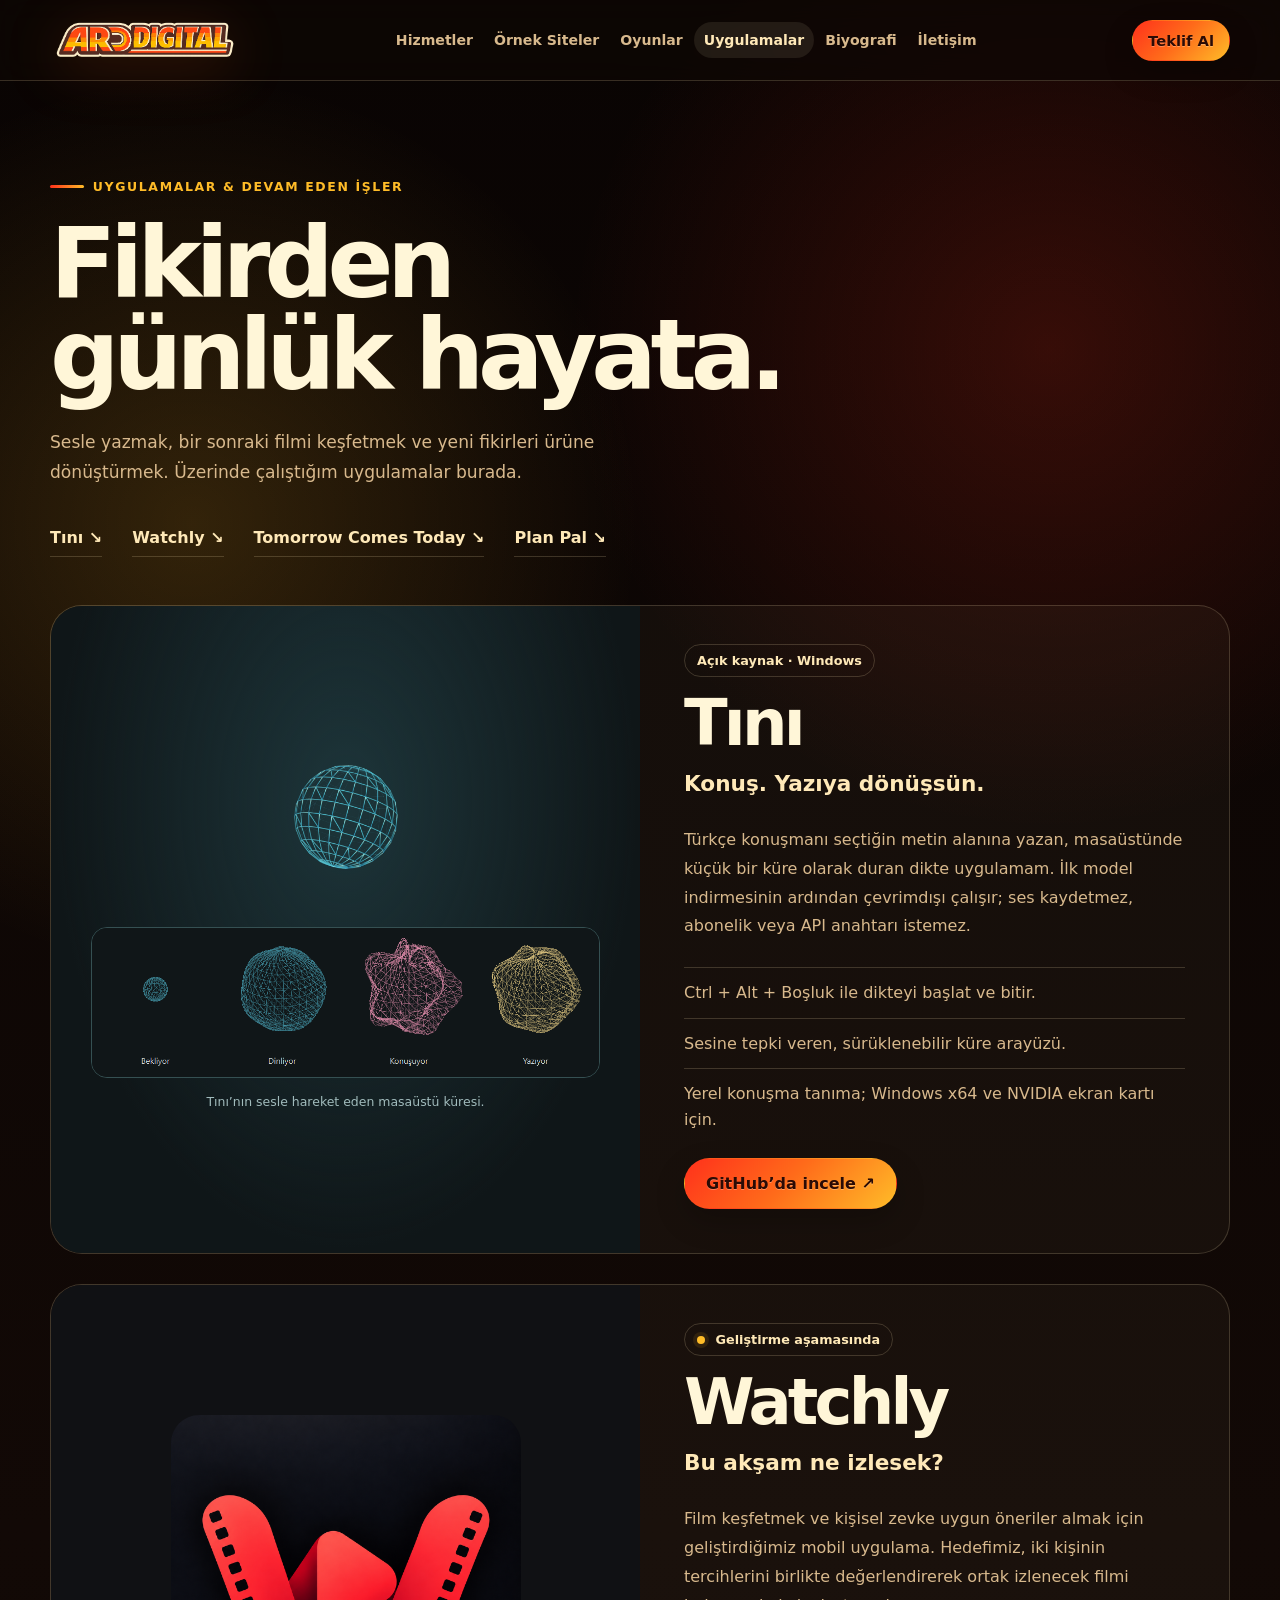
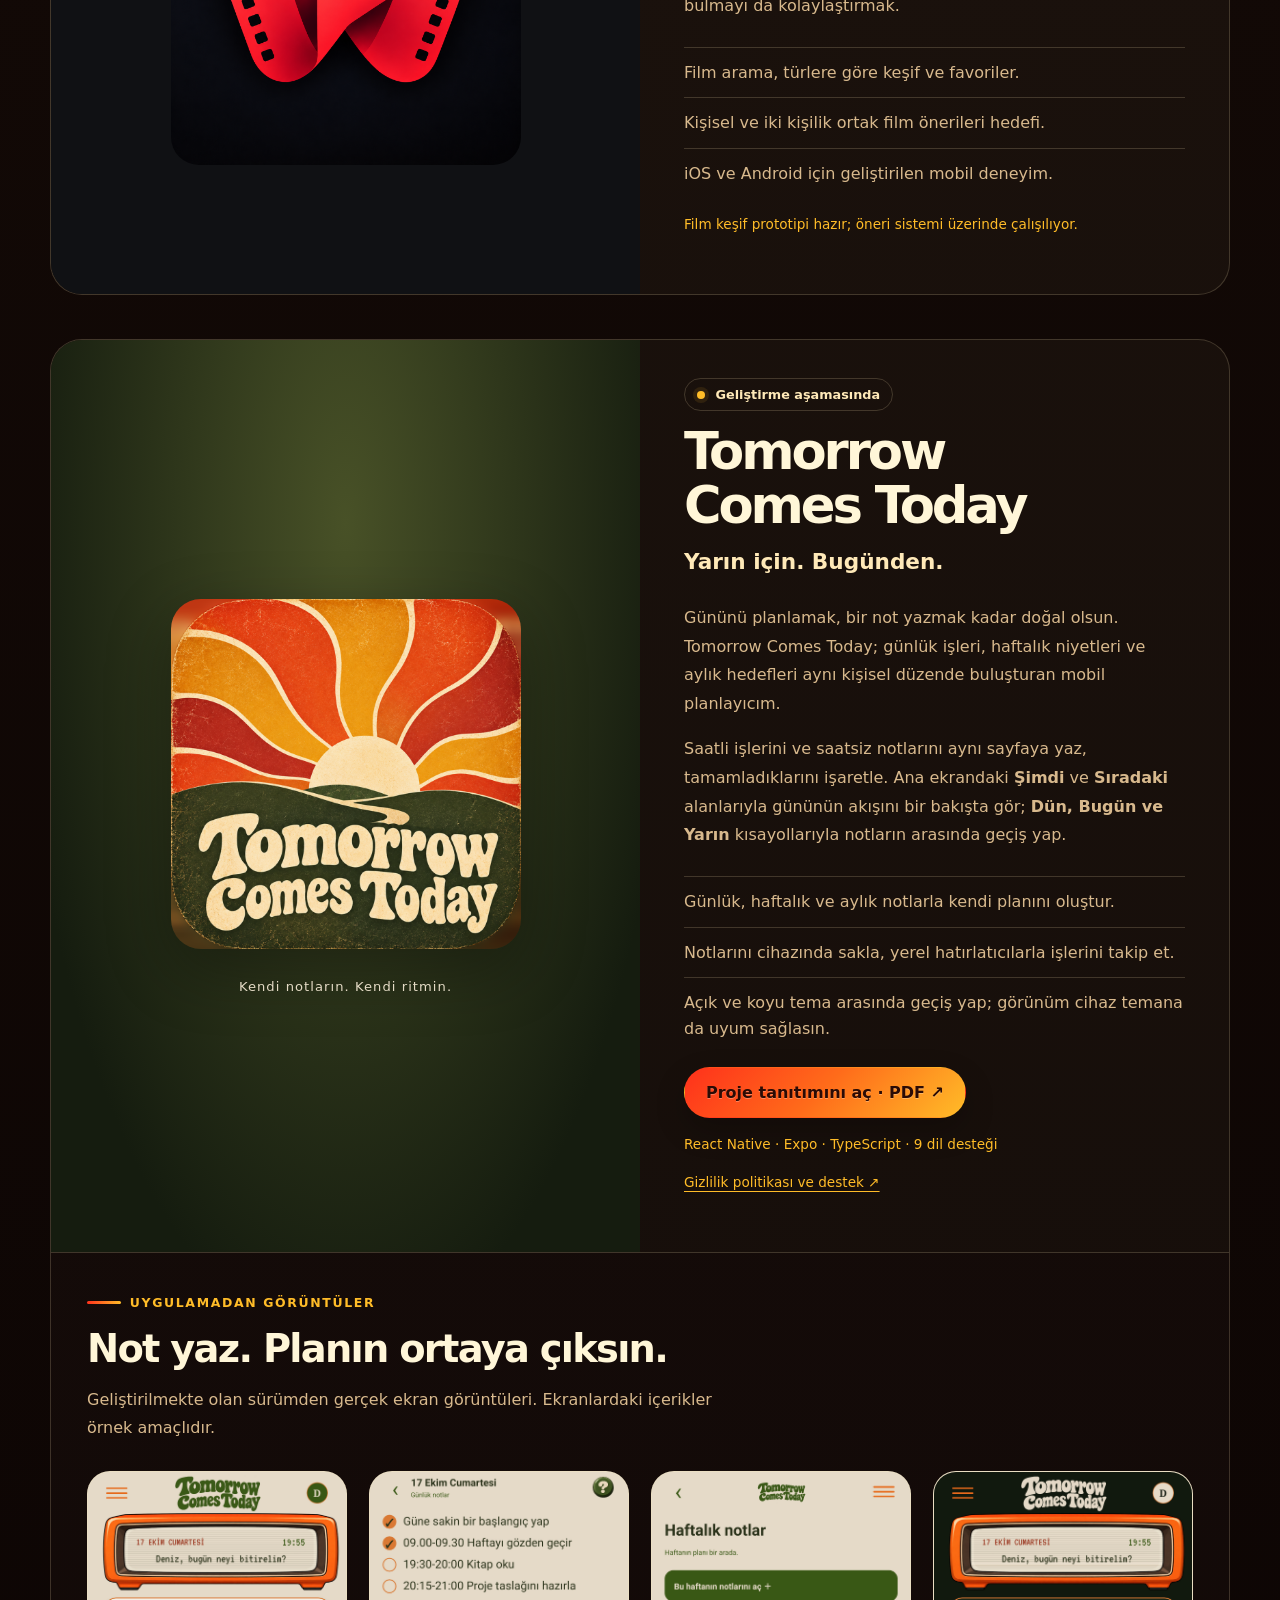
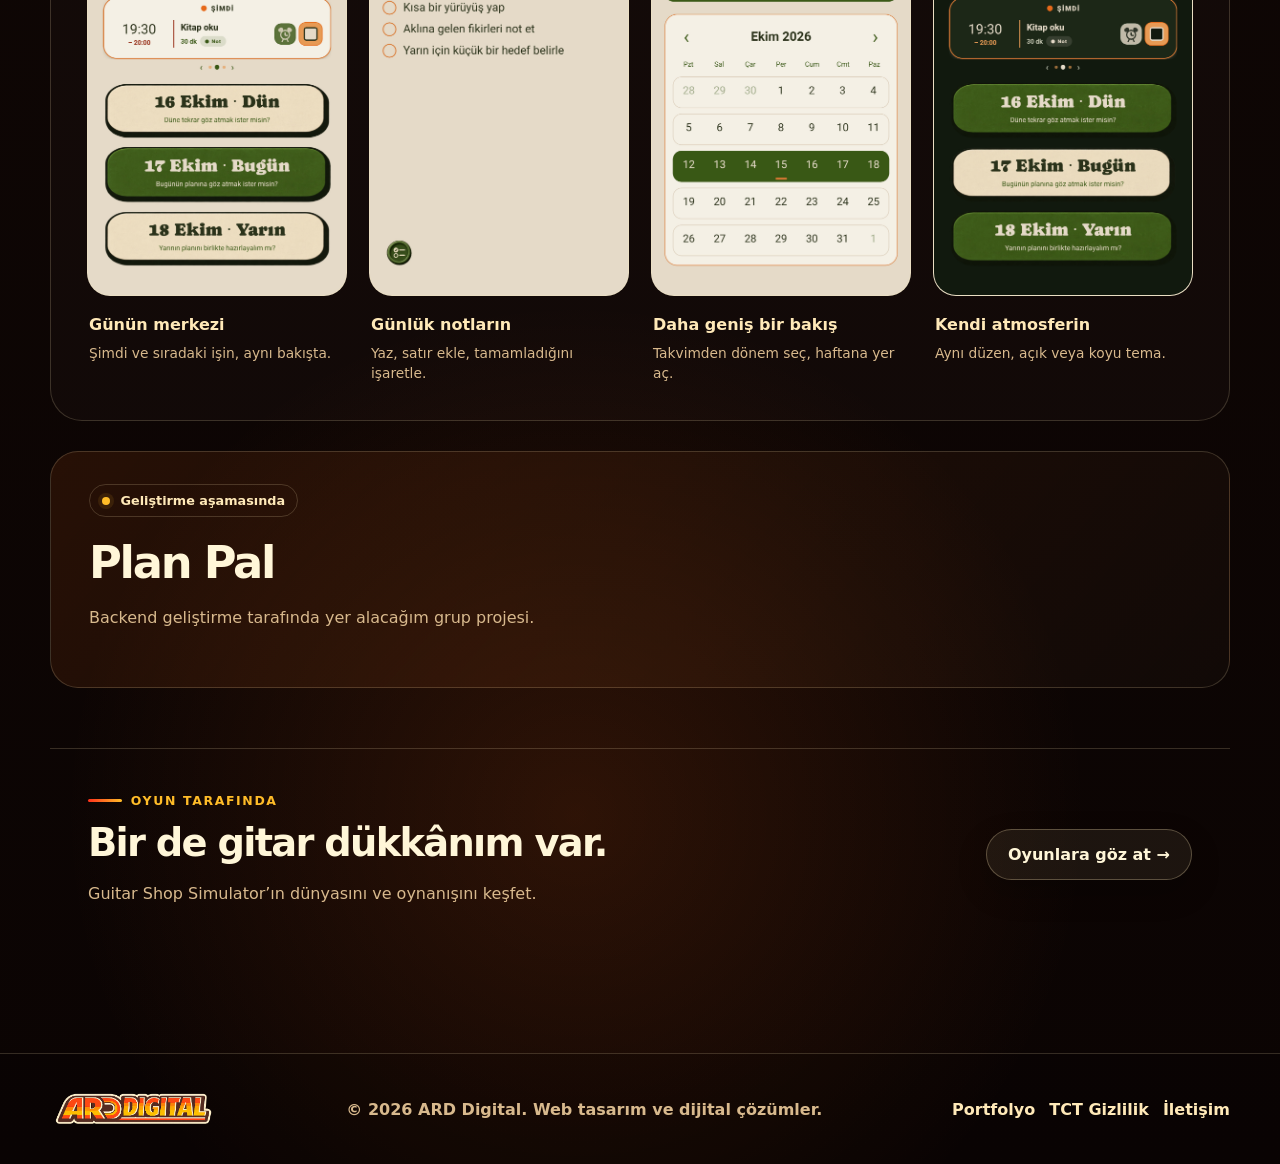
<file: uygulamalar.html>
<!doctype html>
<html lang="tr">
<head>
  <meta charset="utf-8">
  <meta name="viewport" content="width=device-width, initial-scale=1">
  <title>Tını, Watchly ve Tomorrow Comes Today | ARD Digital</title>
  <meta name="description" content="Tını sesle yazma uygulaması, Watchly ve Tomorrow Comes Today günlük planlayıcı. ARD Digital uygulamaları, özellikleri ve uygulama içi ekran görüntüleri.">
  <link rel="icon" href="assets/favicon.png">
  <link rel="stylesheet" href="css/style.css?v=seo-1">
  <link rel="canonical" href="https://ard-digital.com/uygulamalar">
  <meta name="robots" content="index, follow, max-image-preview:large">
  <meta property="og:type" content="website">
  <meta property="og:locale" content="tr_TR">
  <meta property="og:site_name" content="ARD Digital">
  <meta property="og:title" content="Tını, Watchly ve Tomorrow Comes Today | ARD Digital">
  <meta property="og:description" content="Tını sesle yazma uygulaması, Watchly ve Tomorrow Comes Today günlük planlayıcı. ARD Digital uygulamaları, özellikleri ve uygulama içi ekran görüntüleri.">
  <meta property="og:url" content="https://ard-digital.com/uygulamalar">
  <meta property="og:image" content="https://ard-digital.com/assets/tomorrow-comes-today/icon.png">
  <meta property="og:image:alt" content="Tını, Watchly ve Tomorrow Comes Today | ARD Digital">
  <meta name="twitter:card" content="summary_large_image">
  <meta name="twitter:title" content="Tını, Watchly ve Tomorrow Comes Today | ARD Digital">
  <meta name="twitter:description" content="Tını sesle yazma uygulaması, Watchly ve Tomorrow Comes Today günlük planlayıcı. ARD Digital uygulamaları, özellikleri ve uygulama içi ekran görüntüleri.">
  <meta name="twitter:image" content="https://ard-digital.com/assets/tomorrow-comes-today/icon.png">
  <script type="application/ld+json">
{
  "@context": "https://schema.org",
  "@graph": [
    {
      "@type": "Organization",
      "@id": "https://ard-digital.com/#organization",
      "name": "ARD Digital",
      "url": "https://ard-digital.com/",
      "logo": "https://ard-digital.com/assets/arddigital-logo.png",
      "founder": {
        "@id": "https://ard-digital.com/biyografi#person"
      }
    },
    {
      "@type": "WebSite",
      "@id": "https://ard-digital.com/#website",
      "url": "https://ard-digital.com/",
      "name": "ARD Digital",
      "publisher": {
        "@id": "https://ard-digital.com/#organization"
      },
      "inLanguage": "tr"
    },
    {
      "@type": "WebPage",
      "@id": "https://ard-digital.com/uygulamalar#webpage",
      "url": "https://ard-digital.com/uygulamalar",
      "name": "Tını, Watchly ve Tomorrow Comes Today | ARD Digital",
      "description": "Tını sesle yazma uygulaması, Watchly ve Tomorrow Comes Today günlük planlayıcı. ARD Digital uygulamaları, özellikleri ve uygulama içi ekran görüntüleri.",
      "isPartOf": {
        "@id": "https://ard-digital.com/#website"
      },
      "inLanguage": "tr"
    }
  ]
}
  </script>
</head>
<body>
  <header class="site-header">
    <div class="container nav">
      <a class="brand" href="index.html" aria-label="ARD Digital ana sayfa">
        <img src="assets/arddigital-logo.png" alt="ARD Digital Logo">
      </a>
      <nav class="nav-links" data-nav-links>
        <a href="index.html#hizmetler">Hizmetler</a>
        <a href="index.html#ornekler">Örnek Siteler</a>
        <a href="oyunlar.html">Oyunlar</a>
        <a class="active" aria-current="page" href="uygulamalar.html">Uygulamalar</a>
        <a href="biyografi.html">Biyografi</a>
        <a href="index.html#iletisim">İletişim</a>
      </nav>
      <a class="btn small primary nav-cta" href="index.html#iletisim">Teklif Al</a>
      <button class="menu-toggle" data-menu-toggle aria-label="Menüyü aç">☰</button>
    </div>
  </header>

  <main>

    <section class="section apps-hero">
      <div class="container"><span class="eyebrow">Uygulamalar & devam eden işler</span><h1 class="page-title">Fikirden<br>günlük hayata.</h1><p class="section-text">Sesle yazmak, bir sonraki filmi keşfetmek ve yeni fikirleri ürüne dönüştürmek. Üzerinde çalıştığım uygulamalar burada.</p><div class="project-jump-links"><a href="#tini">Tını ↘</a><a href="#watchly">Watchly ↘</a><a href="#tomorrow">Tomorrow Comes Today ↘</a><a href="#plan-pal">Plan Pal ↘</a></div></div>
    </section>
    <section class="section apps-list">
      <div class="container">
        <article class="app-feature tini-feature" id="tini">
          <div class="app-art tini-art"><img class="tini-wordmark" src="assets/tini-logo.png" alt="Tını logosu"><figure><img src="assets/tini-preview.png" alt="Tını uygulamasının bekliyor, dinliyor, konuşuyor ve yazıyor durumlarını gösteren gerçek arayüz görseli"><figcaption>Tını’nın sesle hareket eden masaüstü küresi.</figcaption></figure></div>
          <div class="app-copy"><span class="game-status">Açık kaynak · Windows</span><h2>Tını</h2><p class="app-tagline">Konuş. Yazıya dönüşsün.</p><p>Türkçe konuşmanı seçtiğin metin alanına yazan, masaüstünde küçük bir küre olarak duran dikte uygulamam. İlk model indirmesinin ardından çevrimdışı çalışır; ses kaydetmez, abonelik veya API anahtarı istemez.</p><ul class="app-highlights"><li>Ctrl + Alt + Boşluk ile dikteyi başlat ve bitir.</li><li>Sesine tepki veren, sürüklenebilir küre arayüzü.</li><li>Yerel konuşma tanıma; Windows x64 ve NVIDIA ekran kartı için.</li></ul><a class="btn primary" href="https://github.com/ArdaFuat/tini" target="_blank" rel="noopener noreferrer">GitHub’da incele ↗</a></div>
        </article>
        <article class="app-feature watchly-feature" id="watchly">
          <div class="app-art watchly-art"><img src="assets/watchly-icon.png" alt="Watchly’nin kırmızı film şeridinden oluşan W ve oynatma simgeli uygulama logosu" loading="lazy"></div>
          <div class="app-copy"><span class="game-status"><i></i> Geliştirme aşamasında</span><h2>Watchly</h2><p class="app-tagline">Bu akşam ne izlesek?</p><p>Film keşfetmek ve kişisel zevke uygun öneriler almak için geliştirdiğimiz mobil uygulama. Hedefimiz, iki kişinin tercihlerini birlikte değerlendirerek ortak izlenecek filmi bulmayı da kolaylaştırmak.</p><ul class="app-highlights"><li>Film arama, türlere göre keşif ve favoriler.</li><li>Kişisel ve iki kişilik ortak film önerileri hedefi.</li><li>iOS ve Android için geliştirilen mobil deneyim.</li></ul><p class="project-note">Film keşif prototipi hazır; öneri sistemi üzerinde çalışılıyor.</p></div>
        </article>
        <article class="tomorrow-project" id="tomorrow" aria-labelledby="tomorrow-title">
          <div class="app-feature tomorrow-feature">
            <div class="app-art tomorrow-art"><img src="assets/tomorrow-comes-today/icon.png" alt="Tomorrow Comes Today uygulamasının gün doğumu ve yeşil tepelerden oluşan logosu" width="1024" height="1024" loading="lazy"><span>Kendi notların. Kendi ritmin.</span></div>
            <div class="app-copy">
              <span class="game-status"><i></i> Geliştirme aşamasında</span>
              <h2 id="tomorrow-title">Tomorrow<br>Comes Today</h2>
              <p class="app-tagline">Yarın için. Bugünden.</p>
              <p>Gününü planlamak, bir not yazmak kadar doğal olsun. Tomorrow Comes Today; günlük işleri, haftalık niyetleri ve aylık hedefleri aynı kişisel düzende buluşturan mobil planlayıcım.</p>
              <p>Saatli işlerini ve saatsiz notlarını aynı sayfaya yaz, tamamladıklarını işaretle. Ana ekrandaki <strong>Şimdi</strong> ve <strong>Sıradaki</strong> alanlarıyla gününün akışını bir bakışta gör; <strong>Dün, Bugün ve Yarın</strong> kısayollarıyla notların arasında geçiş yap.</p>
              <ul class="app-highlights"><li>Günlük, haftalık ve aylık notlarla kendi planını oluştur.</li><li>Notlarını cihazında sakla, yerel hatırlatıcılarla işlerini takip et.</li><li>Açık ve koyu tema arasında geçiş yap; görünüm cihaz temana da uyum sağlasın.</li></ul>
              <a class="btn primary" href="assets/tomorrow-comes-today/proje-tanitimi.pdf" target="_blank" rel="noopener noreferrer" type="application/pdf">Proje tanıtımını aç · PDF ↗</a>
              <p class="project-note">React Native · Expo · TypeScript · 9 dil desteği</p>
              <p class="project-note"><a href="tomorrow-comes-today/gizlilik/" style="text-decoration:underline;text-underline-offset:4px">Gizlilik politikası ve destek ↗</a></p>
            </div>
          </div>
          <div class="tomorrow-screens" id="tomorrow-gallery">
            <div class="tomorrow-gallery-heading"><span class="eyebrow">Uygulamadan görüntüler</span><h3>Not yaz. Planın ortaya çıksın.</h3><p>Geliştirilmekte olan sürümden gerçek ekran görüntüleri. Ekranlardaki içerikler örnek amaçlıdır.</p></div>
            <div class="tomorrow-screen-grid">
              <figure><a href="assets/tomorrow-comes-today/home-light.jpg" target="_blank" rel="noopener noreferrer" aria-label="Açık temalı ana ekranı büyük görüntüle"><img src="assets/tomorrow-comes-today/home-light.jpg" alt="Açık temada Şimdi alanı ile Dün, Bugün ve Yarın kısayollarının bulunduğu ana ekran" loading="lazy"></a><figcaption><strong>Günün merkezi</strong><span>Şimdi ve sıradaki işin, aynı bakışta.</span></figcaption></figure>
              <figure><a href="assets/tomorrow-comes-today/notes.jpg" target="_blank" rel="noopener noreferrer" aria-label="Günlük notlar ekranını büyük görüntüle"><img src="assets/tomorrow-comes-today/notes.jpg" alt="Saatli işler, saatsiz notlar ve tamamlanan maddeleri gösteren günlük notlar ekranı" loading="lazy"></a><figcaption><strong>Günlük notların</strong><span>Yaz, satır ekle, tamamladığını işaretle.</span></figcaption></figure>
              <figure><a href="assets/tomorrow-comes-today/calendar.jpg" target="_blank" rel="noopener noreferrer" aria-label="Haftalık takvim ekranını büyük görüntüle"><img src="assets/tomorrow-comes-today/calendar.jpg" alt="Hafta seçimi ve haftalık notlara geçiş sunan takvim ekranı" loading="lazy"></a><figcaption><strong>Daha geniş bir bakış</strong><span>Takvimden dönem seç, haftana yer aç.</span></figcaption></figure>
              <figure><a href="assets/tomorrow-comes-today/home-dark.jpg" target="_blank" rel="noopener noreferrer" aria-label="Koyu temalı ana ekranı büyük görüntüle"><img src="assets/tomorrow-comes-today/home-dark.jpg" alt="Koyu yeşil arka planlı Tomorrow Comes Today ana ekranı" loading="lazy"></a><figcaption><strong>Kendi atmosferin</strong><span>Aynı düzen, açık veya koyu tema.</span></figcaption></figure>
            </div>
          </div>
        </article>
        <div class="upcoming-grid remaining-projects">
          <article class="upcoming-card" id="plan-pal"><span class="game-status"><i></i> Geliştirme aşamasında</span><h2>Plan Pal</h2><p>Backend geliştirme tarafında yer alacağım grup projesi.</p></article>
        </div>
        <div class="project-crosslink"><div><span class="eyebrow">Oyun tarafında</span><h2>Bir de gitar dükkânım var.</h2><p>Guitar Shop Simulator’ın dünyasını ve oynanışını keşfet.</p></div><a class="btn" href="oyunlar.html">Oyunlara göz at →</a></div>
      </div>
    </section>
  </main>
  <footer class="site-footer">
    <div class="container footer-row">
      <img src="assets/arddigital-logo.png" alt="ARD Digital">
      <div>© <span data-year></span> ARD Digital. Web tasarım ve dijital çözümler.</div>
      <div class="footer-links"><a href="index.html#ornekler">Portfolyo</a><a href="tomorrow-comes-today/gizlilik/">TCT Gizlilik</a><a href="index.html#iletisim">İletişim</a></div>
    </div>
  </footer>

  <script src="js/main.js"></script>
</body>
</html>
</file>
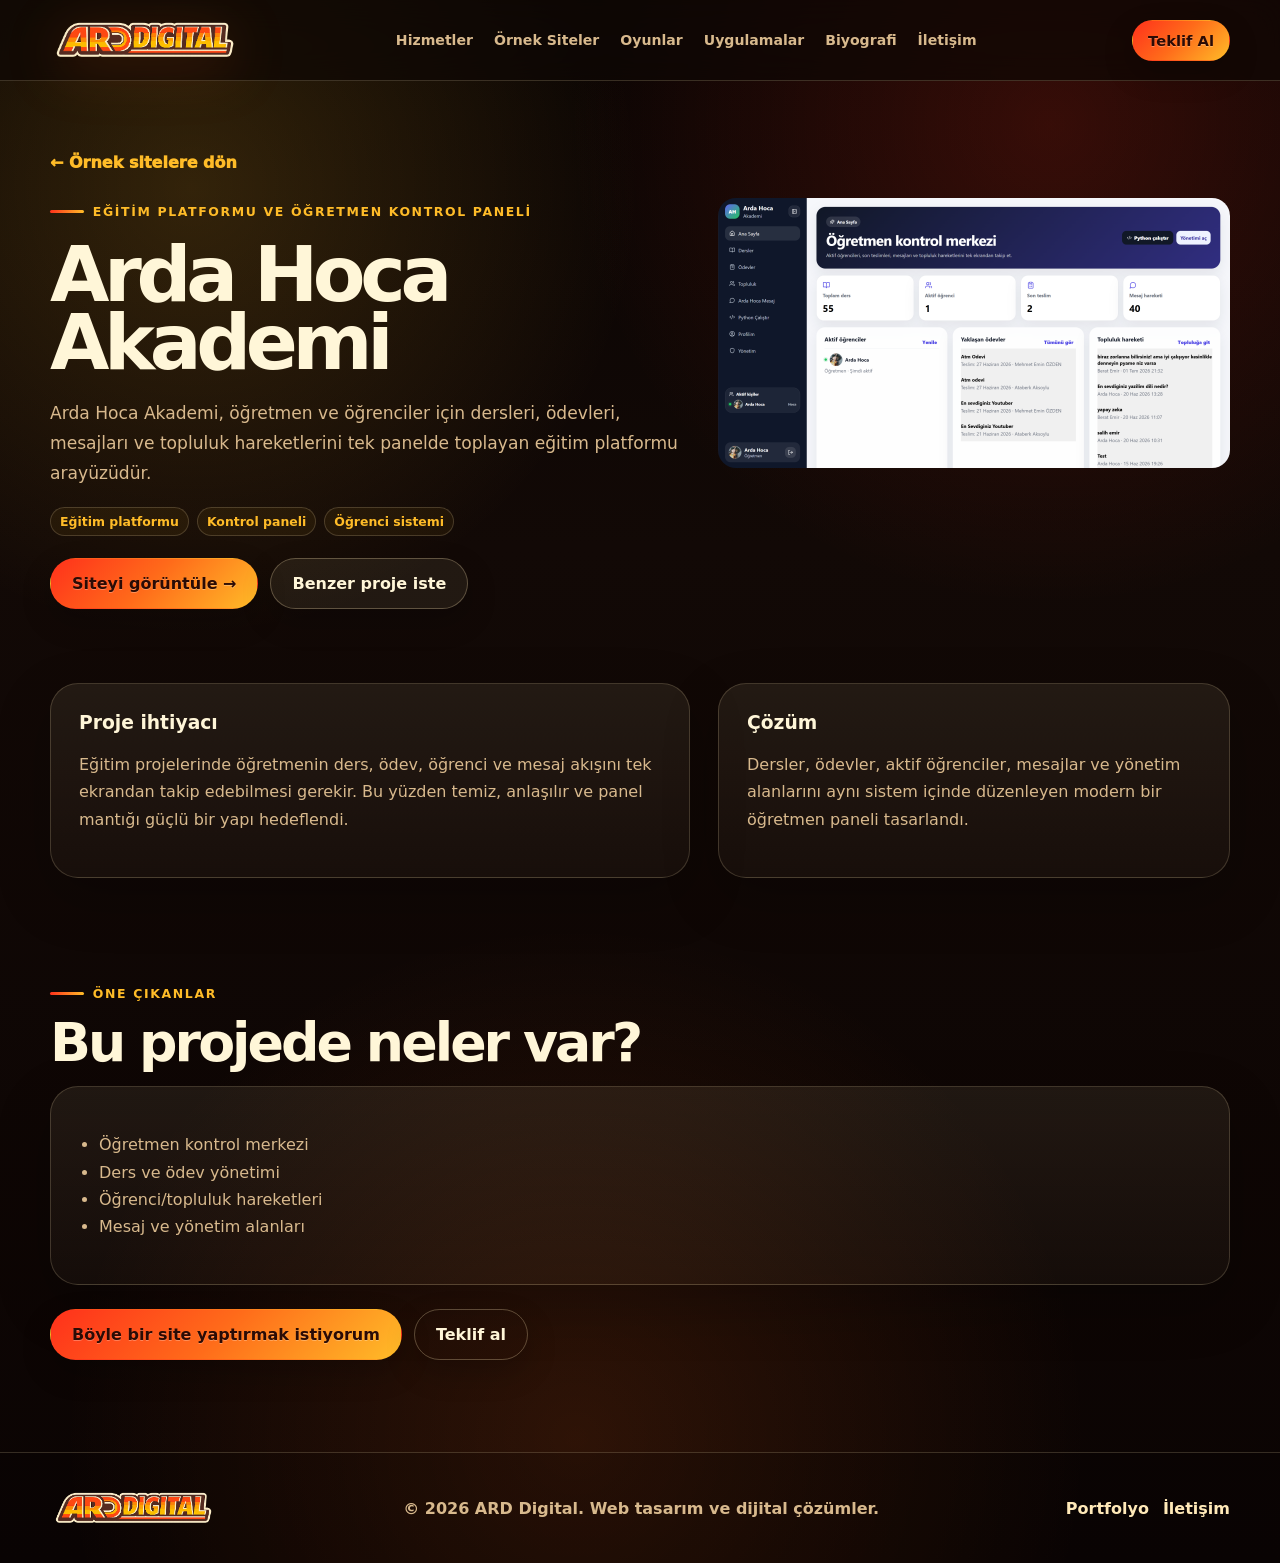
<file: case-studies/arda-hoca-akademi.html>
<!doctype html>
<html lang="tr">
<head>
  <meta charset="utf-8">
  <meta name="viewport" content="width=device-width, initial-scale=1">
  <title>Arda Hoca Akademi Eğitim Sitesi | ARD Digital</title>
  <meta name="description" content="Arda Hoca Akademi örnek eğitim web projesi. Eğitim içerikleri, öğrenci iletişimi ve mobil uyumlu site tasarımının detayları.">
  <link rel="icon" href="../assets/favicon.png">
  <link rel="stylesheet" href="../css/style.css?v=seo-1">
  <link rel="canonical" href="https://ard-digital.com/case-studies/arda-hoca-akademi">
  <meta name="robots" content="index, follow, max-image-preview:large">
  <meta property="og:type" content="website">
  <meta property="og:locale" content="tr_TR">
  <meta property="og:site_name" content="ARD Digital">
  <meta property="og:title" content="Arda Hoca Akademi Eğitim Sitesi | ARD Digital">
  <meta property="og:description" content="Arda Hoca Akademi örnek eğitim web projesi. Eğitim içerikleri, öğrenci iletişimi ve mobil uyumlu site tasarımının detayları.">
  <meta property="og:url" content="https://ard-digital.com/case-studies/arda-hoca-akademi">
  <meta property="og:image" content="https://ard-digital.com/assets/arddigital-logo.png">
  <meta property="og:image:alt" content="Arda Hoca Akademi Eğitim Sitesi | ARD Digital">
  <meta name="twitter:card" content="summary_large_image">
  <meta name="twitter:title" content="Arda Hoca Akademi Eğitim Sitesi | ARD Digital">
  <meta name="twitter:description" content="Arda Hoca Akademi örnek eğitim web projesi. Eğitim içerikleri, öğrenci iletişimi ve mobil uyumlu site tasarımının detayları.">
  <meta name="twitter:image" content="https://ard-digital.com/assets/arddigital-logo.png">
  <script type="application/ld+json">
{
  "@context": "https://schema.org",
  "@graph": [
    {
      "@type": "Organization",
      "@id": "https://ard-digital.com/#organization",
      "name": "ARD Digital",
      "url": "https://ard-digital.com/",
      "logo": "https://ard-digital.com/assets/arddigital-logo.png",
      "founder": {
        "@id": "https://ard-digital.com/biyografi#person"
      }
    },
    {
      "@type": "WebSite",
      "@id": "https://ard-digital.com/#website",
      "url": "https://ard-digital.com/",
      "name": "ARD Digital",
      "publisher": {
        "@id": "https://ard-digital.com/#organization"
      },
      "inLanguage": "tr"
    },
    {
      "@type": "WebPage",
      "@id": "https://ard-digital.com/case-studies/arda-hoca-akademi#webpage",
      "url": "https://ard-digital.com/case-studies/arda-hoca-akademi",
      "name": "Arda Hoca Akademi Eğitim Sitesi | ARD Digital",
      "description": "Arda Hoca Akademi örnek eğitim web projesi. Eğitim içerikleri, öğrenci iletişimi ve mobil uyumlu site tasarımının detayları.",
      "isPartOf": {
        "@id": "https://ard-digital.com/#website"
      },
      "inLanguage": "tr"
    }
  ]
}
  </script>
</head>
<body>
  <header class="site-header">
    <div class="container nav">
      <a class="brand" href="../index.html" aria-label="ARD Digital ana sayfa">
        <img src="../assets/arddigital-logo.png" alt="ARD Digital Logo">
      </a>
      <nav class="nav-links" data-nav-links>
        <a href="../index.html#hizmetler">Hizmetler</a>
        <a href="../index.html#ornekler">Örnek Siteler</a>
        <a href="../oyunlar.html">Oyunlar</a>
        <a href="../uygulamalar.html">Uygulamalar</a>
        <a href="../biyografi.html">Biyografi</a>
        <a href="../index.html#iletisim">İletişim</a>
      </nav>
      <a class="btn small primary nav-cta" href="../index.html#iletisim">Teklif Al</a>
      <button class="menu-toggle" data-menu-toggle aria-label="Menüyü aç">☰</button>
    </div>
  </header>

  <main>
    <section class="case-hero">
      <div class="container">
        <a class="back-link" href="../index.html#ornekler">← Örnek sitelere dön</a>
        <div class="case-grid" style="margin-top:26px">
          <div>
            <span class="eyebrow">Eğitim platformu ve öğretmen kontrol paneli</span>
            <h1 class="case-title">Arda Hoca Akademi</h1>
            <p class="section-text">Arda Hoca Akademi, öğretmen ve öğrenciler için dersleri, ödevleri, mesajları ve topluluk hareketlerini tek panelde toplayan eğitim platformu arayüzüdür.</p>
            <div class="tags" style="margin-top:18px"><span class="tag">Eğitim platformu</span><span class="tag">Kontrol paneli</span><span class="tag">Öğrenci sistemi</span></div>
            <div class="case-actions"><a class="btn primary" href="https://arda-hoca-akademi.ardamevk12.workers.dev/" target="_blank" rel="noreferrer">Siteyi görüntüle →</a><a class="btn" href="../index.html#iletisim">Benzer proje iste</a></div>
          </div>
          <div class="case-preview">
            <div class="browser thumb-browser case-thumb">
              <img src="../assets/thumb-arda-hoca-akademi.png" alt="Arda Hoca Akademi ana sayfa görseli">
            </div>
          </div>
        </div>
      </div>
    </section>

    <section class="section" style="padding-top:30px">
      <div class="container case-grid">
        <article class="case-panel">
          <h3>Proje ihtiyacı</h3>
          <p>Eğitim projelerinde öğretmenin ders, ödev, öğrenci ve mesaj akışını tek ekrandan takip edebilmesi gerekir. Bu yüzden temiz, anlaşılır ve panel mantığı güçlü bir yapı hedeflendi.</p>
        </article>
        <article class="case-panel">
          <h3>Çözüm</h3>
          <p>Dersler, ödevler, aktif öğrenciler, mesajlar ve yönetim alanlarını aynı sistem içinde düzenleyen modern bir öğretmen paneli tasarlandı.</p>
        </article>
      </div>
    </section>

    <section class="section" style="padding-top:10px">
      <div class="container">
        <span class="eyebrow">Öne çıkanlar</span>
        <h2 class="section-title">Bu projede neler var?</h2>
        <div class="case-panel">
          <ul><li>Öğretmen kontrol merkezi</li><li>Ders ve ödev yönetimi</li><li>Öğrenci/topluluk hareketleri</li><li>Mesaj ve yönetim alanları</li></ul>
        </div>
        <div class="case-actions" style="margin-top:24px">
          <a class="btn primary" href="../index.html#iletisim">Böyle bir site yaptırmak istiyorum</a>
          <a class="btn ghost" href="../index.html#iletisim">Teklif al</a>
        </div>
      </div>
    </section>
  </main>

  <footer class="site-footer">
    <div class="container footer-row">
      <img src="../assets/arddigital-logo.png" alt="ARD Digital">
      <div>© <span data-year></span> ARD Digital. Web tasarım ve dijital çözümler.</div>
      <div class="footer-links"><a href="../index.html#ornekler">Portfolyo</a><a href="../index.html#iletisim">İletişim</a></div>
    </div>
  </footer>
  <script src="../js/main.js"></script>
</body>
</html>
</file>
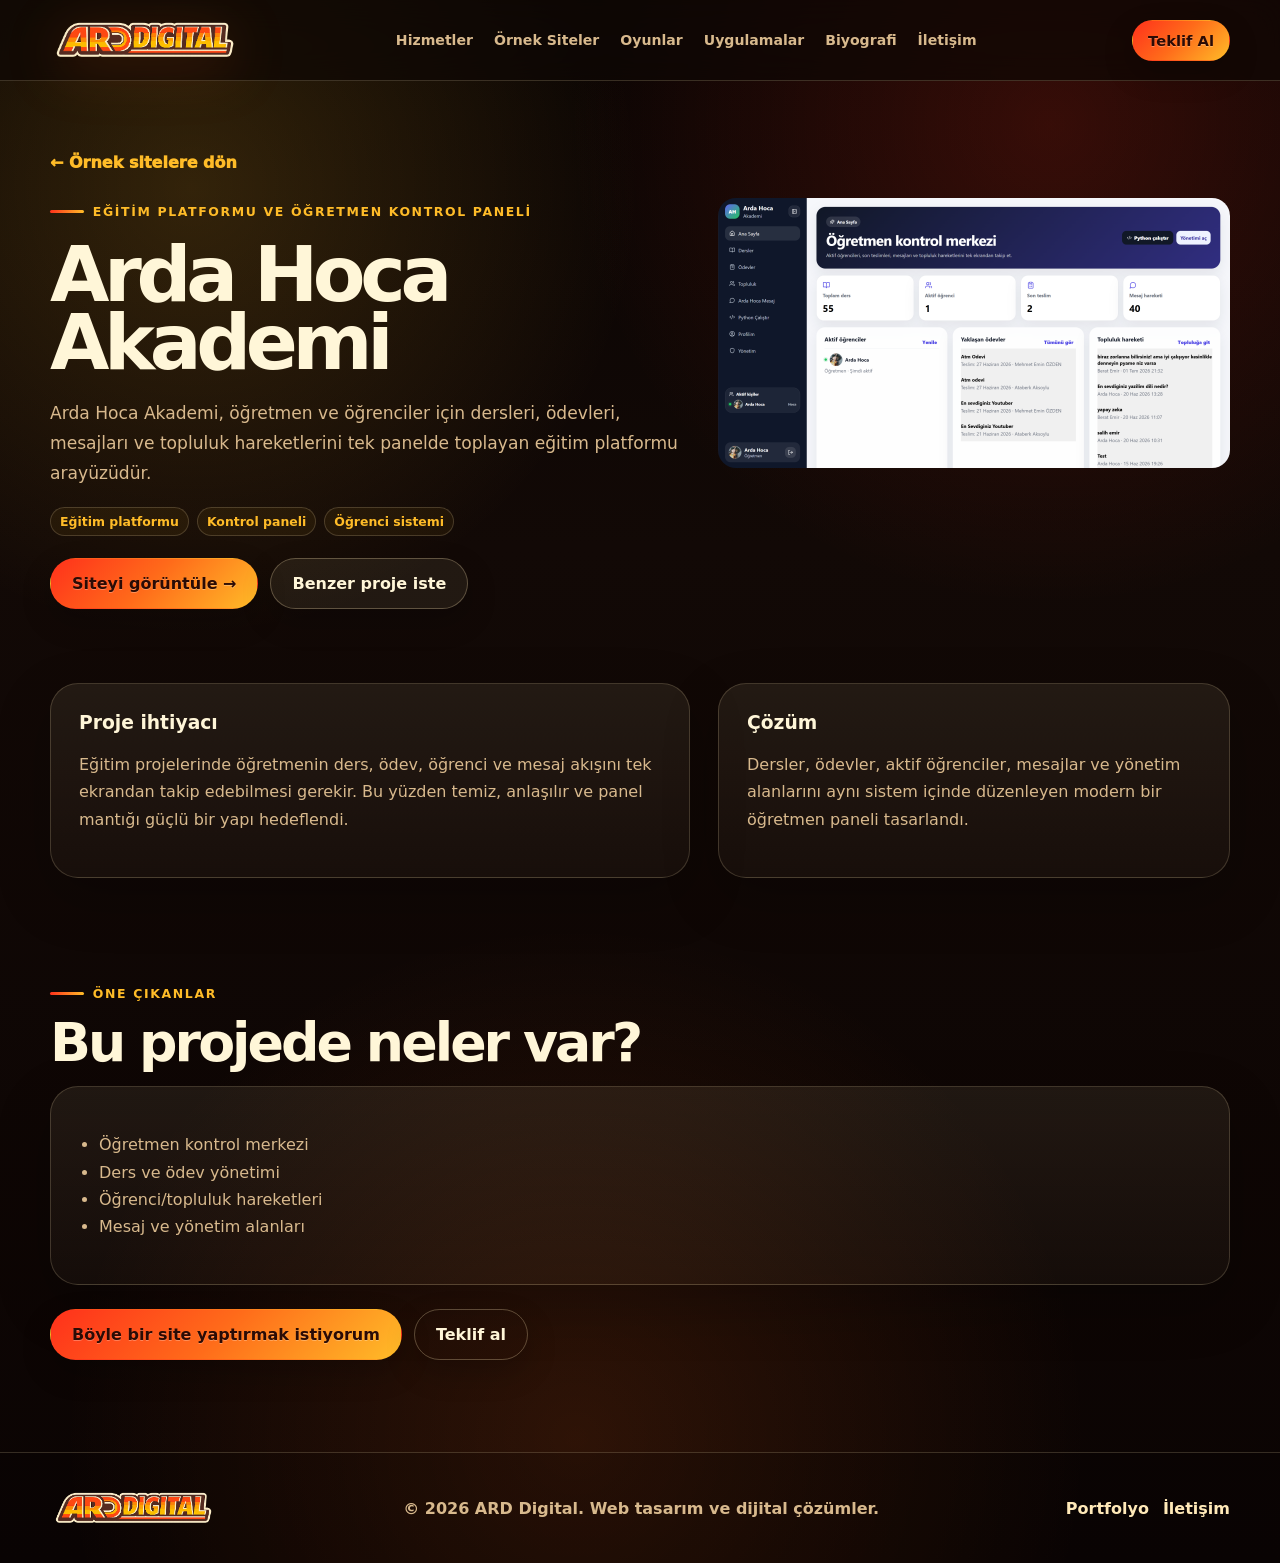
<file: case-studies/ardoja-akademi.html>
<!doctype html><html lang="tr"><head><meta charset="utf-8"><meta name="viewport" content="width=device-width, initial-scale=1"><meta http-equiv="refresh" content="0; url=arda-hoca-akademi.html"><title>Arda Hoca Akademi</title><meta name="robots" content="noindex, follow"><link rel="canonical" href="https://ard-digital.com/case-studies/arda-hoca-akademi"></head><body><a href="arda-hoca-akademi.html">Arda Hoca Akademi sayfasına git</a></body></html>
</file>
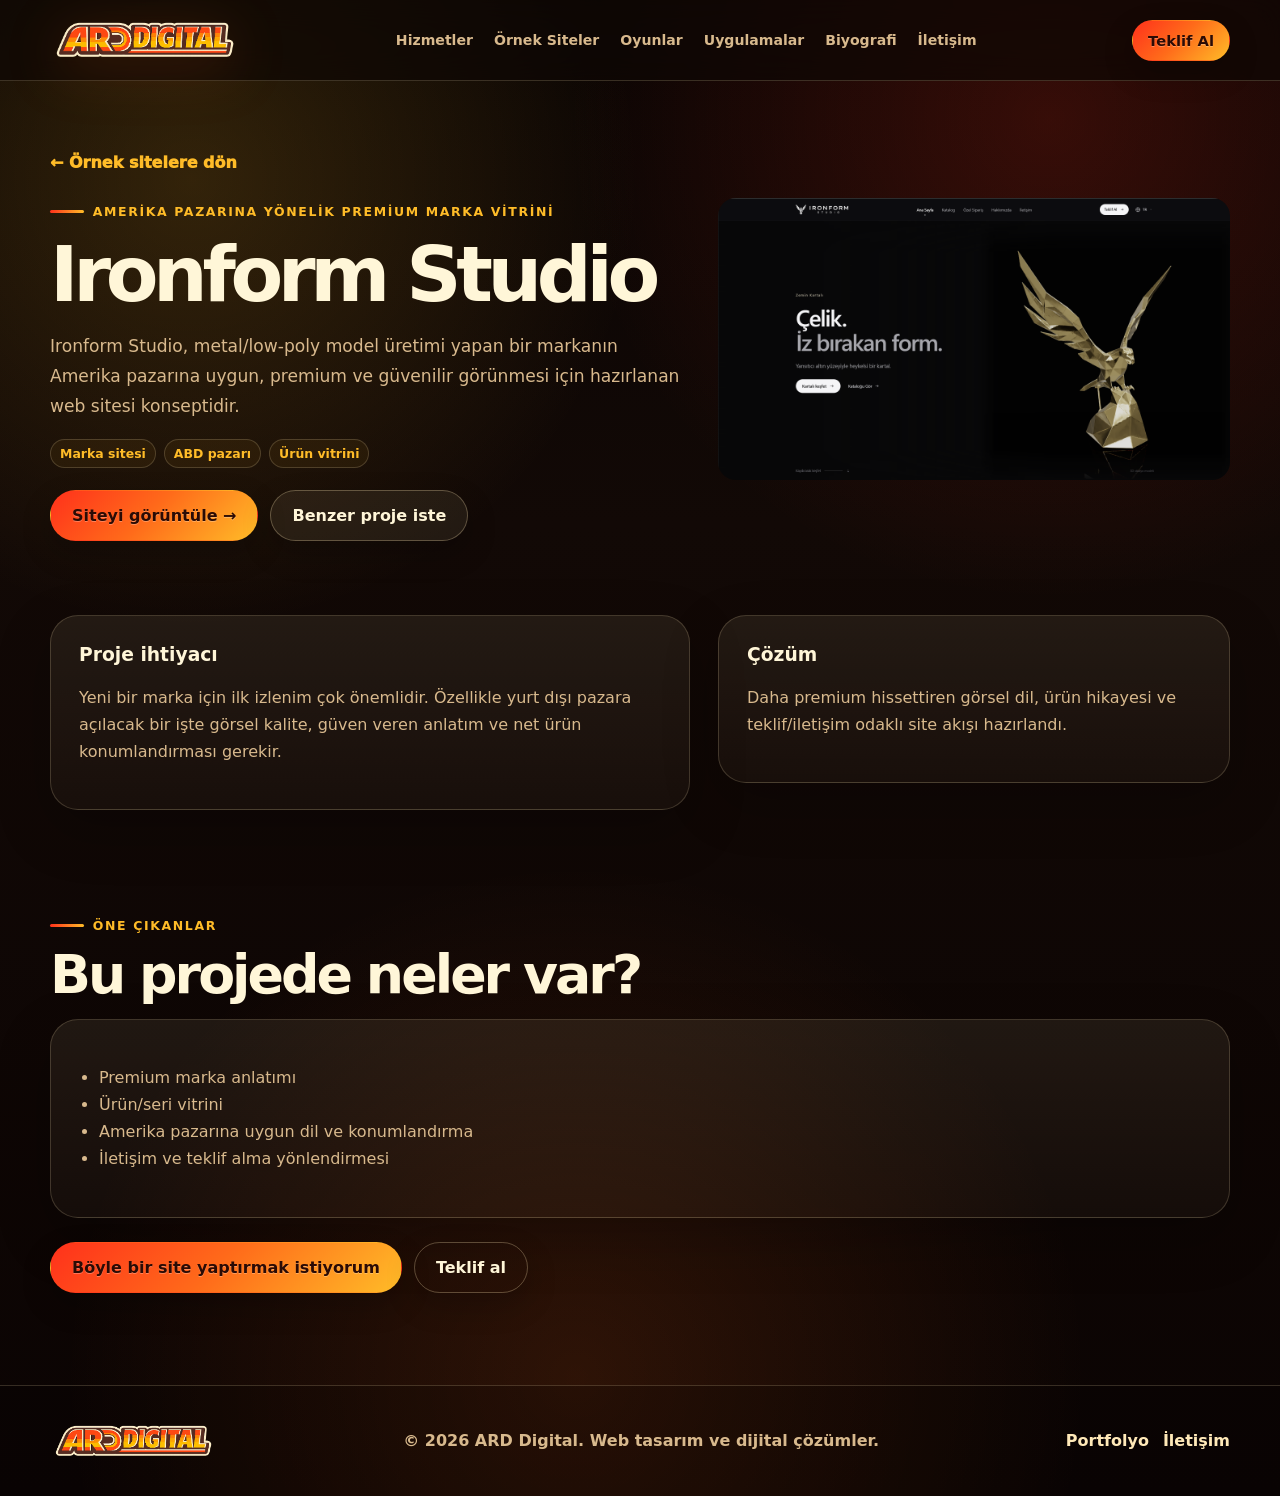
<file: case-studies/ironform.html>
<!doctype html>
<html lang="tr">
<head>
  <meta charset="utf-8">
  <meta name="viewport" content="width=device-width, initial-scale=1">
  <title>Ironform Studio Metal Tasarım Sitesi | ARD Digital</title>
  <meta name="description" content="Ironform Studio metal ve low-poly heykel tasarımları için hazırlanan web sitesi. Ürün kataloğu, özel sipariş ve mobil uyumlu tasarımın proje detayları.">
  <link rel="icon" href="../assets/favicon.png">
  <link rel="stylesheet" href="../css/style.css?v=seo-1">
  <link rel="canonical" href="https://ard-digital.com/case-studies/ironform">
  <meta name="robots" content="index, follow, max-image-preview:large">
  <meta property="og:type" content="website">
  <meta property="og:locale" content="tr_TR">
  <meta property="og:site_name" content="ARD Digital">
  <meta property="og:title" content="Ironform Studio Metal Tasarım Sitesi | ARD Digital">
  <meta property="og:description" content="Ironform Studio metal ve low-poly heykel tasarımları için hazırlanan web sitesi. Ürün kataloğu, özel sipariş ve mobil uyumlu tasarımın proje detayları.">
  <meta property="og:url" content="https://ard-digital.com/case-studies/ironform">
  <meta property="og:image" content="https://ard-digital.com/assets/thumb-ironform.png?v=20261029">
  <meta property="og:image:alt" content="Ironform Studio Metal Tasarım Sitesi | ARD Digital">
  <meta name="twitter:card" content="summary_large_image">
  <meta name="twitter:title" content="Ironform Studio Metal Tasarım Sitesi | ARD Digital">
  <meta name="twitter:description" content="Ironform Studio metal ve low-poly heykel tasarımları için hazırlanan web sitesi. Ürün kataloğu, özel sipariş ve mobil uyumlu tasarımın proje detayları.">
  <meta name="twitter:image" content="https://ard-digital.com/assets/thumb-ironform.png?v=20261029">
  <script type="application/ld+json">
{
  "@context": "https://schema.org",
  "@graph": [
    {
      "@type": "Organization",
      "@id": "https://ard-digital.com/#organization",
      "name": "ARD Digital",
      "url": "https://ard-digital.com/",
      "logo": "https://ard-digital.com/assets/arddigital-logo.png",
      "founder": {
        "@id": "https://ard-digital.com/biyografi#person"
      }
    },
    {
      "@type": "WebSite",
      "@id": "https://ard-digital.com/#website",
      "url": "https://ard-digital.com/",
      "name": "ARD Digital",
      "publisher": {
        "@id": "https://ard-digital.com/#organization"
      },
      "inLanguage": "tr"
    },
    {
      "@type": "WebPage",
      "@id": "https://ard-digital.com/case-studies/ironform#webpage",
      "url": "https://ard-digital.com/case-studies/ironform",
      "name": "Ironform Studio Metal Tasarım Sitesi | ARD Digital",
      "description": "Ironform Studio metal ve low-poly heykel tasarımları için hazırlanan web sitesi. Ürün kataloğu, özel sipariş ve mobil uyumlu tasarımın proje detayları.",
      "isPartOf": {
        "@id": "https://ard-digital.com/#website"
      },
      "inLanguage": "tr"
    }
  ]
}
  </script>
</head>
<body>
  <header class="site-header">
    <div class="container nav">
      <a class="brand" href="../index.html" aria-label="ARD Digital ana sayfa">
        <img src="../assets/arddigital-logo.png" alt="ARD Digital Logo">
      </a>
      <nav class="nav-links" data-nav-links>
        <a href="../index.html#hizmetler">Hizmetler</a>
        <a href="../index.html#ornekler">Örnek Siteler</a>
        <a href="../oyunlar.html">Oyunlar</a>
        <a href="../uygulamalar.html">Uygulamalar</a>
        <a href="../biyografi.html">Biyografi</a>
        <a href="../index.html#iletisim">İletişim</a>
      </nav>
      <a class="btn small primary nav-cta" href="../index.html#iletisim">Teklif Al</a>
      <button class="menu-toggle" data-menu-toggle aria-label="Menüyü aç">☰</button>
    </div>
  </header>

  <main>
    <section class="case-hero">
      <div class="container">
        <a class="back-link" href="../index.html#ornekler">← Örnek sitelere dön</a>
        <div class="case-grid" style="margin-top:26px">
          <div>
            <span class="eyebrow">Amerika pazarına yönelik premium marka vitrini</span>
            <h1 class="case-title">Ironform Studio</h1>
            <p class="section-text">Ironform Studio, metal/low-poly model üretimi yapan bir markanın Amerika pazarına uygun, premium ve güvenilir görünmesi için hazırlanan web sitesi konseptidir.</p>
            <div class="tags" style="margin-top:18px"><span class="tag">Marka sitesi</span><span class="tag">ABD pazarı</span><span class="tag">Ürün vitrini</span></div>
            <div class="case-actions"><a class="btn primary" href="https://ironformstudio.com/" target="_blank" rel="noreferrer">Siteyi görüntüle →</a><a class="btn" href="../index.html#iletisim">Benzer proje iste</a></div>
          </div>
          <div class="case-preview">
            <div class="browser thumb-browser case-thumb">
              <img src="../assets/thumb-ironform.png?v=20261029" alt="Ironform Studio ana sayfa görseli">
            </div>
          </div>
        </div>
      </div>
    </section>

    <section class="section" style="padding-top:30px">
      <div class="container case-grid">
        <article class="case-panel">
          <h3>Proje ihtiyacı</h3>
          <p>Yeni bir marka için ilk izlenim çok önemlidir. Özellikle yurt dışı pazara açılacak bir işte görsel kalite, güven veren anlatım ve net ürün konumlandırması gerekir.</p>
        </article>
        <article class="case-panel">
          <h3>Çözüm</h3>
          <p>Daha premium hissettiren görsel dil, ürün hikayesi ve teklif/iletişim odaklı site akışı hazırlandı.</p>
        </article>
      </div>
    </section>

    <section class="section" style="padding-top:10px">
      <div class="container">
        <span class="eyebrow">Öne çıkanlar</span>
        <h2 class="section-title">Bu projede neler var?</h2>
        <div class="case-panel">
          <ul><li>Premium marka anlatımı</li><li>Ürün/seri vitrini</li><li>Amerika pazarına uygun dil ve konumlandırma</li><li>İletişim ve teklif alma yönlendirmesi</li></ul>
        </div>
        <div class="case-actions" style="margin-top:24px">
          <a class="btn primary" href="../index.html#iletisim">Böyle bir site yaptırmak istiyorum</a>
          <a class="btn ghost" href="../index.html#iletisim">Teklif al</a>
        </div>
      </div>
    </section>
  </main>

  <footer class="site-footer">
    <div class="container footer-row">
      <img src="../assets/arddigital-logo.png" alt="ARD Digital">
      <div>© <span data-year></span> ARD Digital. Web tasarım ve dijital çözümler.</div>
      <div class="footer-links"><a href="../index.html#ornekler">Portfolyo</a><a href="../index.html#iletisim">İletişim</a></div>
    </div>
  </footer>
  <script src="../js/main.js"></script>
</body>
</html>
</file>
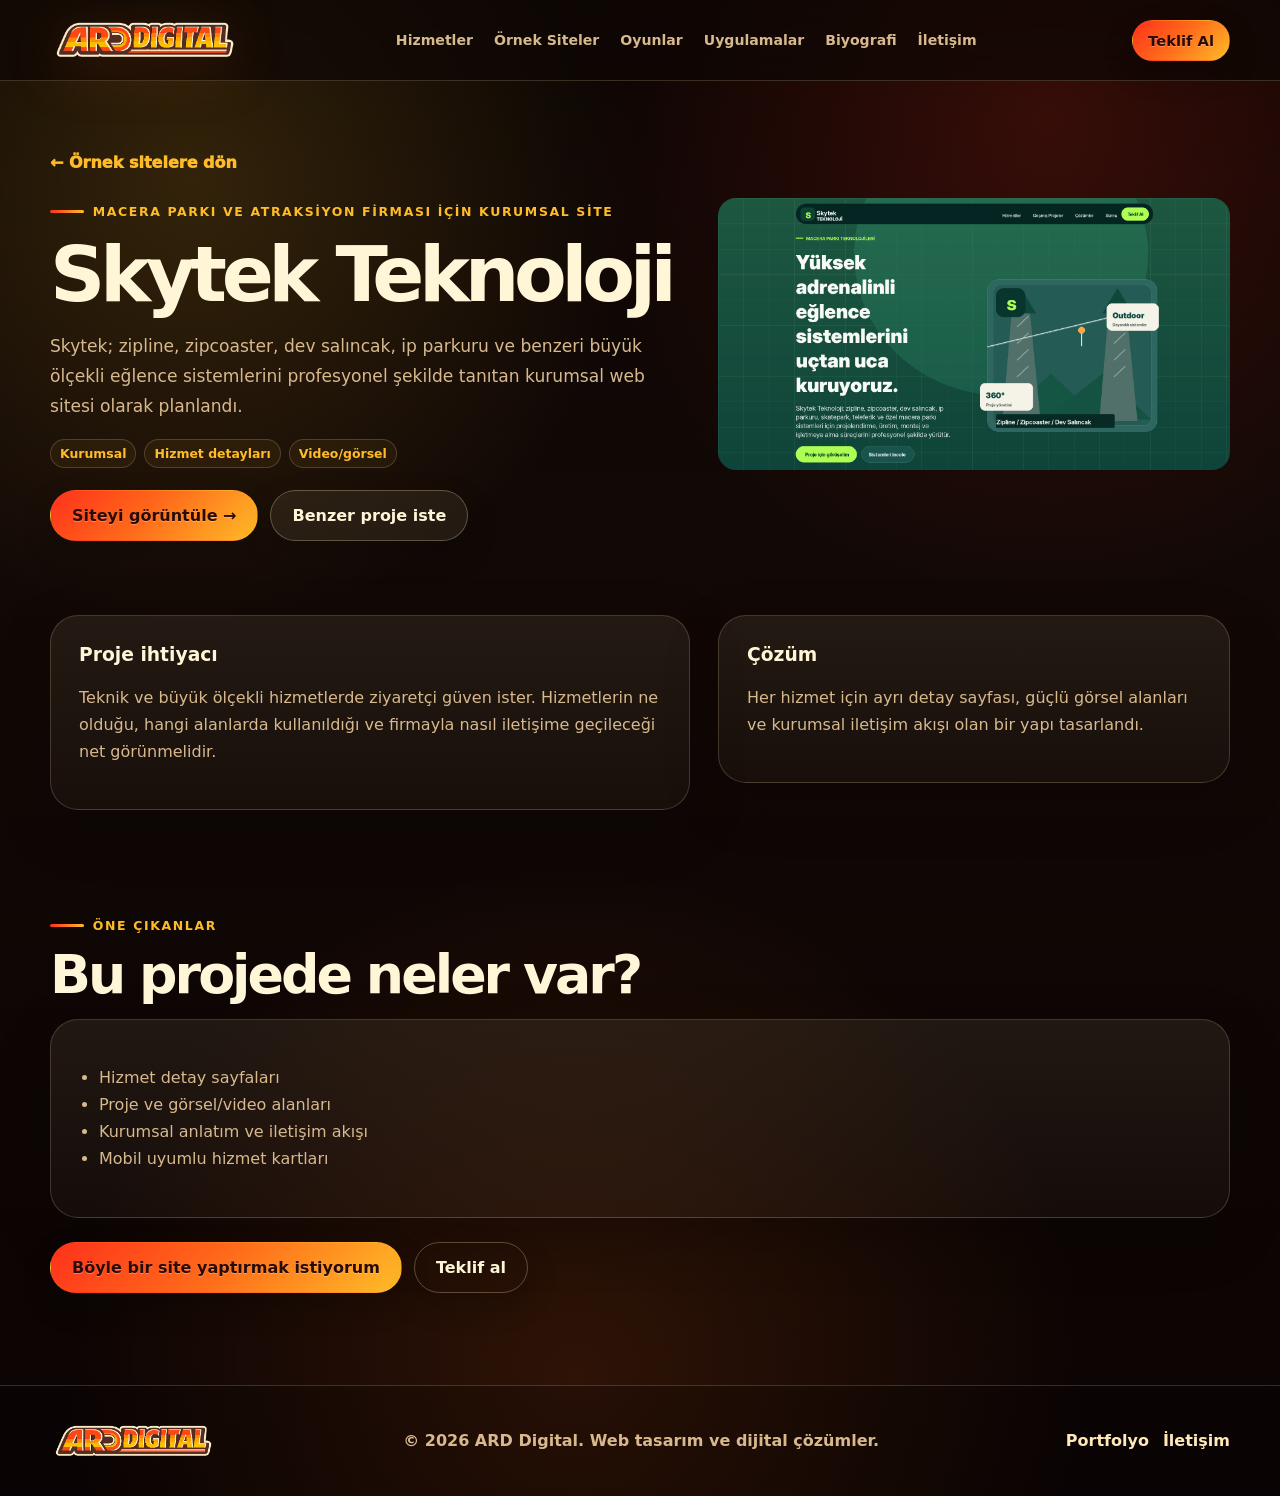
<file: case-studies/skytek.html>
<!doctype html>
<html lang="tr">
<head>
  <meta charset="utf-8">
  <meta name="viewport" content="width=device-width, initial-scale=1">
  <title>Skytek Teknoloji Web Sitesi | ARD Digital</title>
  <meta name="description" content="Skytek Teknoloji örnek kurumsal web projesi. Teknoloji hizmetlerini anlatan mobil uyumlu tasarım ve proje detayları.">
  <link rel="icon" href="../assets/favicon.png">
  <link rel="stylesheet" href="../css/style.css?v=seo-1">
  <link rel="canonical" href="https://ard-digital.com/case-studies/skytek">
  <meta name="robots" content="index, follow, max-image-preview:large">
  <meta property="og:type" content="website">
  <meta property="og:locale" content="tr_TR">
  <meta property="og:site_name" content="ARD Digital">
  <meta property="og:title" content="Skytek Teknoloji Web Sitesi | ARD Digital">
  <meta property="og:description" content="Skytek Teknoloji örnek kurumsal web projesi. Teknoloji hizmetlerini anlatan mobil uyumlu tasarım ve proje detayları.">
  <meta property="og:url" content="https://ard-digital.com/case-studies/skytek">
  <meta property="og:image" content="https://ard-digital.com/assets/arddigital-logo.png">
  <meta property="og:image:alt" content="Skytek Teknoloji Web Sitesi | ARD Digital">
  <meta name="twitter:card" content="summary_large_image">
  <meta name="twitter:title" content="Skytek Teknoloji Web Sitesi | ARD Digital">
  <meta name="twitter:description" content="Skytek Teknoloji örnek kurumsal web projesi. Teknoloji hizmetlerini anlatan mobil uyumlu tasarım ve proje detayları.">
  <meta name="twitter:image" content="https://ard-digital.com/assets/arddigital-logo.png">
  <script type="application/ld+json">
{
  "@context": "https://schema.org",
  "@graph": [
    {
      "@type": "Organization",
      "@id": "https://ard-digital.com/#organization",
      "name": "ARD Digital",
      "url": "https://ard-digital.com/",
      "logo": "https://ard-digital.com/assets/arddigital-logo.png",
      "founder": {
        "@id": "https://ard-digital.com/biyografi#person"
      }
    },
    {
      "@type": "WebSite",
      "@id": "https://ard-digital.com/#website",
      "url": "https://ard-digital.com/",
      "name": "ARD Digital",
      "publisher": {
        "@id": "https://ard-digital.com/#organization"
      },
      "inLanguage": "tr"
    },
    {
      "@type": "WebPage",
      "@id": "https://ard-digital.com/case-studies/skytek#webpage",
      "url": "https://ard-digital.com/case-studies/skytek",
      "name": "Skytek Teknoloji Web Sitesi | ARD Digital",
      "description": "Skytek Teknoloji örnek kurumsal web projesi. Teknoloji hizmetlerini anlatan mobil uyumlu tasarım ve proje detayları.",
      "isPartOf": {
        "@id": "https://ard-digital.com/#website"
      },
      "inLanguage": "tr"
    }
  ]
}
  </script>
</head>
<body>
  <header class="site-header">
    <div class="container nav">
      <a class="brand" href="../index.html" aria-label="ARD Digital ana sayfa">
        <img src="../assets/arddigital-logo.png" alt="ARD Digital Logo">
      </a>
      <nav class="nav-links" data-nav-links>
        <a href="../index.html#hizmetler">Hizmetler</a>
        <a href="../index.html#ornekler">Örnek Siteler</a>
        <a href="../oyunlar.html">Oyunlar</a>
        <a href="../uygulamalar.html">Uygulamalar</a>
        <a href="../biyografi.html">Biyografi</a>
        <a href="../index.html#iletisim">İletişim</a>
      </nav>
      <a class="btn small primary nav-cta" href="../index.html#iletisim">Teklif Al</a>
      <button class="menu-toggle" data-menu-toggle aria-label="Menüyü aç">☰</button>
    </div>
  </header>

  <main>
    <section class="case-hero">
      <div class="container">
        <a class="back-link" href="../index.html#ornekler">← Örnek sitelere dön</a>
        <div class="case-grid" style="margin-top:26px">
          <div>
            <span class="eyebrow">Macera parkı ve atraksiyon firması için kurumsal site</span>
            <h1 class="case-title">Skytek Teknoloji</h1>
            <p class="section-text">Skytek; zipline, zipcoaster, dev salıncak, ip parkuru ve benzeri büyük ölçekli eğlence sistemlerini profesyonel şekilde tanıtan kurumsal web sitesi olarak planlandı.</p>
            <div class="tags" style="margin-top:18px"><span class="tag">Kurumsal</span><span class="tag">Hizmet detayları</span><span class="tag">Video/görsel</span></div>
            <div class="case-actions"><a class="btn primary" href="https://skytek-teknoloji.ardamevk12.workers.dev/" target="_blank" rel="noreferrer">Siteyi görüntüle →</a><a class="btn" href="../index.html#iletisim">Benzer proje iste</a></div>
          </div>
          <div class="case-preview">
            <div class="browser thumb-browser case-thumb">
              <img src="../assets/thumb-skytek.png" alt="Skytek ana sayfa görseli">
            </div>
          </div>
        </div>
      </div>
    </section>

    <section class="section" style="padding-top:30px">
      <div class="container case-grid">
        <article class="case-panel">
          <h3>Proje ihtiyacı</h3>
          <p>Teknik ve büyük ölçekli hizmetlerde ziyaretçi güven ister. Hizmetlerin ne olduğu, hangi alanlarda kullanıldığı ve firmayla nasıl iletişime geçileceği net görünmelidir.</p>
        </article>
        <article class="case-panel">
          <h3>Çözüm</h3>
          <p>Her hizmet için ayrı detay sayfası, güçlü görsel alanları ve kurumsal iletişim akışı olan bir yapı tasarlandı.</p>
        </article>
      </div>
    </section>

    <section class="section" style="padding-top:10px">
      <div class="container">
        <span class="eyebrow">Öne çıkanlar</span>
        <h2 class="section-title">Bu projede neler var?</h2>
        <div class="case-panel">
          <ul><li>Hizmet detay sayfaları</li><li>Proje ve görsel/video alanları</li><li>Kurumsal anlatım ve iletişim akışı</li><li>Mobil uyumlu hizmet kartları</li></ul>
        </div>
        <div class="case-actions" style="margin-top:24px">
          <a class="btn primary" href="../index.html#iletisim">Böyle bir site yaptırmak istiyorum</a>
          <a class="btn ghost" href="../index.html#iletisim">Teklif al</a>
        </div>
      </div>
    </section>
  </main>

  <footer class="site-footer">
    <div class="container footer-row">
      <img src="../assets/arddigital-logo.png" alt="ARD Digital">
      <div>© <span data-year></span> ARD Digital. Web tasarım ve dijital çözümler.</div>
      <div class="footer-links"><a href="../index.html#ornekler">Portfolyo</a><a href="../index.html#iletisim">İletişim</a></div>
    </div>
  </footer>
  <script src="../js/main.js"></script>
</body>
</html>
</file>
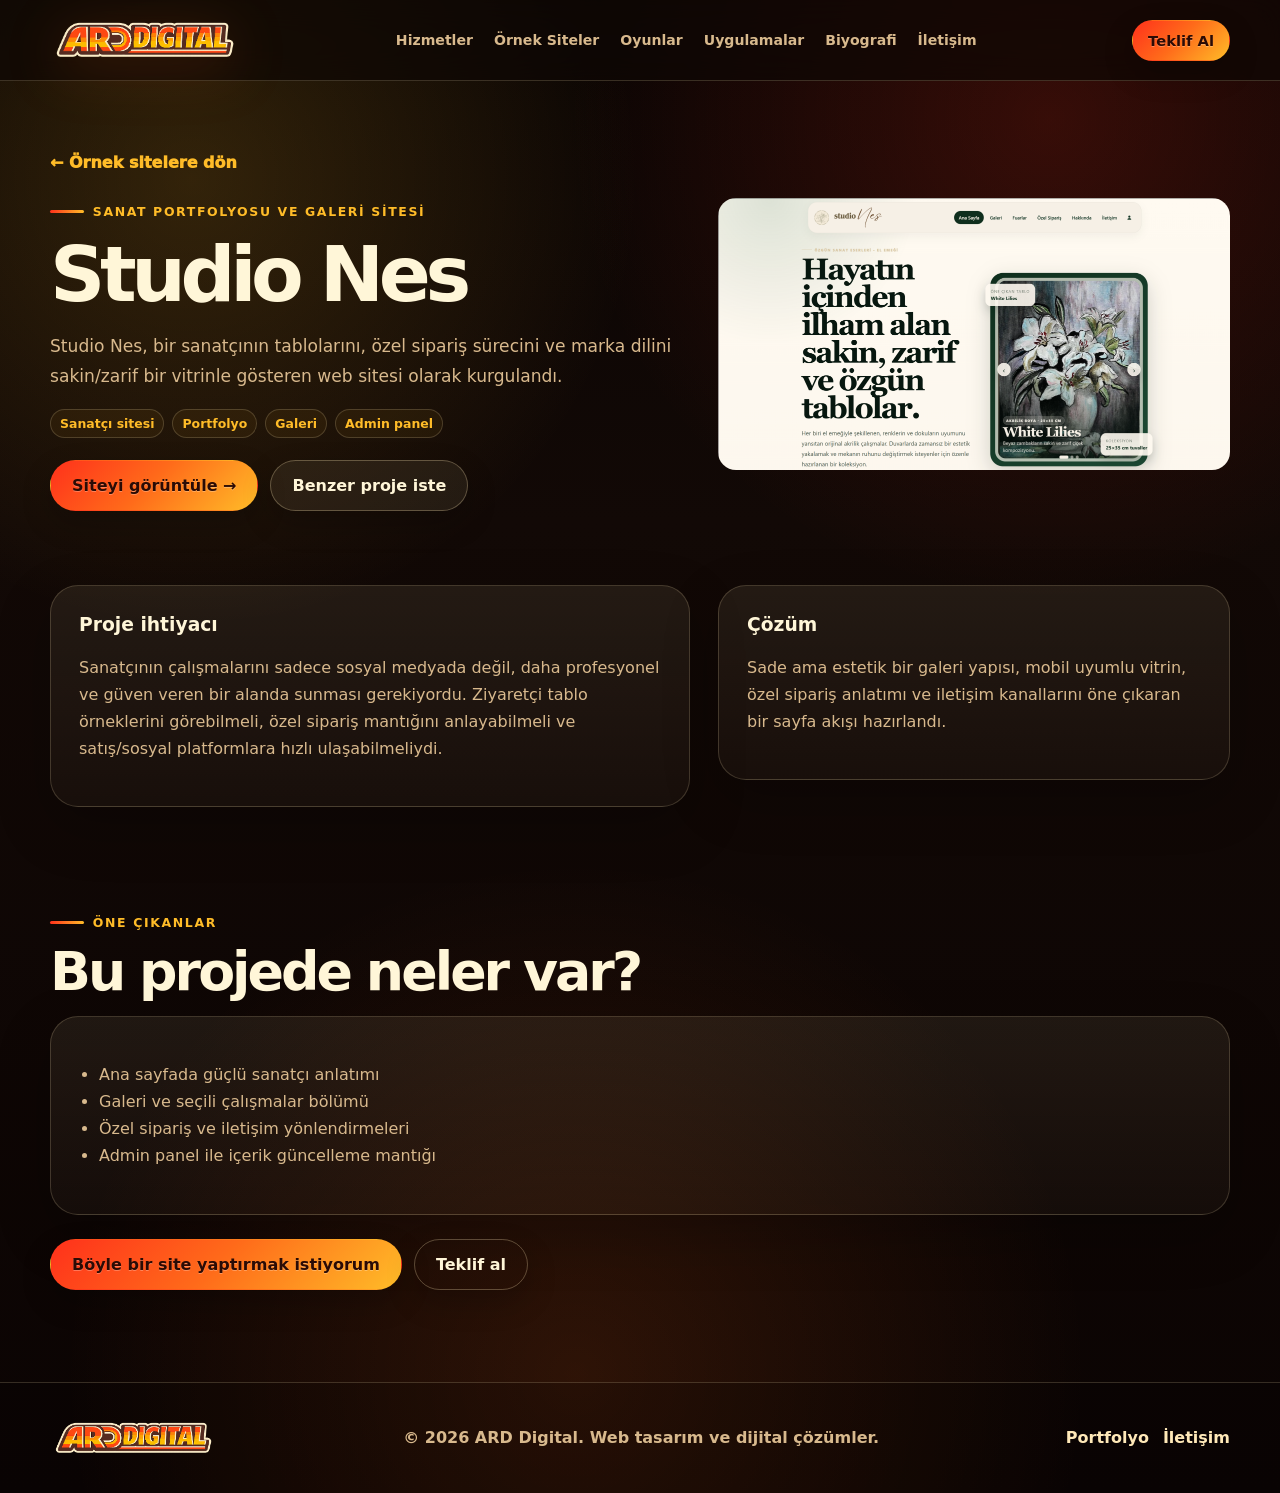
<file: case-studies/studio-nes.html>
<!doctype html>
<html lang="tr">
<head>
  <meta charset="utf-8">
  <meta name="viewport" content="width=device-width, initial-scale=1">
  <title>Studio Nes Sanatçı Portfolyosu | ARD Digital Web Tasarım</title>
  <meta name="description" content="Studio Nes için sanatçı portfolyosu ve galeri sitesi. Eser sunumu, özel sipariş akışı ve yönetim panelinin tasarım ve geliştirme detayları.">
  <link rel="icon" href="../assets/favicon.png">
  <link rel="stylesheet" href="../css/style.css?v=seo-1">
  <link rel="canonical" href="https://ard-digital.com/case-studies/studio-nes">
  <meta name="robots" content="index, follow, max-image-preview:large">
  <meta property="og:type" content="website">
  <meta property="og:locale" content="tr_TR">
  <meta property="og:site_name" content="ARD Digital">
  <meta property="og:title" content="Studio Nes Sanatçı Portfolyosu | ARD Digital Web Tasarım">
  <meta property="og:description" content="Studio Nes için sanatçı portfolyosu ve galeri sitesi. Eser sunumu, özel sipariş akışı ve yönetim panelinin tasarım ve geliştirme detayları.">
  <meta property="og:url" content="https://ard-digital.com/case-studies/studio-nes">
  <meta property="og:image" content="https://ard-digital.com/assets/thumb-studio-nes.png">
  <meta property="og:image:alt" content="Studio Nes Sanatçı Portfolyosu | ARD Digital Web Tasarım">
  <meta name="twitter:card" content="summary_large_image">
  <meta name="twitter:title" content="Studio Nes Sanatçı Portfolyosu | ARD Digital Web Tasarım">
  <meta name="twitter:description" content="Studio Nes için sanatçı portfolyosu ve galeri sitesi. Eser sunumu, özel sipariş akışı ve yönetim panelinin tasarım ve geliştirme detayları.">
  <meta name="twitter:image" content="https://ard-digital.com/assets/thumb-studio-nes.png">
  <script type="application/ld+json">
{
  "@context": "https://schema.org",
  "@graph": [
    {
      "@type": "Organization",
      "@id": "https://ard-digital.com/#organization",
      "name": "ARD Digital",
      "url": "https://ard-digital.com/",
      "logo": "https://ard-digital.com/assets/arddigital-logo.png",
      "founder": {
        "@id": "https://ard-digital.com/biyografi#person"
      }
    },
    {
      "@type": "WebSite",
      "@id": "https://ard-digital.com/#website",
      "url": "https://ard-digital.com/",
      "name": "ARD Digital",
      "publisher": {
        "@id": "https://ard-digital.com/#organization"
      },
      "inLanguage": "tr"
    },
    {
      "@type": "WebPage",
      "@id": "https://ard-digital.com/case-studies/studio-nes#webpage",
      "url": "https://ard-digital.com/case-studies/studio-nes",
      "name": "Studio Nes Sanatçı Portfolyosu | ARD Digital Web Tasarım",
      "description": "Studio Nes için sanatçı portfolyosu ve galeri sitesi. Eser sunumu, özel sipariş akışı ve yönetim panelinin tasarım ve geliştirme detayları.",
      "isPartOf": {
        "@id": "https://ard-digital.com/#website"
      },
      "inLanguage": "tr"
    }
  ]
}
  </script>
</head>
<body>
  <header class="site-header">
    <div class="container nav">
      <a class="brand" href="../index.html" aria-label="ARD Digital ana sayfa">
        <img src="../assets/arddigital-logo.png" alt="ARD Digital Logo">
      </a>
      <nav class="nav-links" data-nav-links>
        <a href="../index.html#hizmetler">Hizmetler</a>
        <a href="../index.html#ornekler">Örnek Siteler</a>
        <a href="../oyunlar.html">Oyunlar</a>
        <a href="../uygulamalar.html">Uygulamalar</a>
        <a href="../biyografi.html">Biyografi</a>
        <a href="../index.html#iletisim">İletişim</a>
      </nav>
      <a class="btn small primary nav-cta" href="../index.html#iletisim">Teklif Al</a>
      <button class="menu-toggle" data-menu-toggle aria-label="Menüyü aç">☰</button>
    </div>
  </header>

  <main>
    <section class="case-hero">
      <div class="container">
        <a class="back-link" href="../index.html#ornekler">← Örnek sitelere dön</a>
        <div class="case-grid" style="margin-top:26px">
          <div>
            <span class="eyebrow">Sanat portfolyosu ve galeri sitesi</span>
            <h1 class="case-title">Studio Nes</h1>
            <p class="section-text">Studio Nes, bir sanatçının tablolarını, özel sipariş sürecini ve marka dilini sakin/zarif bir vitrinle gösteren web sitesi olarak kurgulandı.</p>
            <div class="tags" style="margin-top:18px"><span class="tag">Sanatçı sitesi</span><span class="tag">Portfolyo</span><span class="tag">Galeri</span><span class="tag">Admin panel</span></div>
            <div class="case-actions"><a class="btn primary" href="https://studiones.cc/" target="_blank" rel="noreferrer">Siteyi görüntüle →</a><a class="btn" href="../index.html#iletisim">Benzer proje iste</a></div>
          </div>
          <div class="case-preview">
            <div class="browser thumb-browser case-thumb">
              <img src="../assets/thumb-studio-nes.png" alt="Studio Nes ana sayfa görseli">
            </div>
          </div>
        </div>
      </div>
    </section>

    <section class="section" style="padding-top:30px">
      <div class="container case-grid">
        <article class="case-panel">
          <h3>Proje ihtiyacı</h3>
          <p>Sanatçının çalışmalarını sadece sosyal medyada değil, daha profesyonel ve güven veren bir alanda sunması gerekiyordu. Ziyaretçi tablo örneklerini görebilmeli, özel sipariş mantığını anlayabilmeli ve satış/sosyal platformlara hızlı ulaşabilmeliydi.</p>
        </article>
        <article class="case-panel">
          <h3>Çözüm</h3>
          <p>Sade ama estetik bir galeri yapısı, mobil uyumlu vitrin, özel sipariş anlatımı ve iletişim kanallarını öne çıkaran bir sayfa akışı hazırlandı.</p>
        </article>
      </div>
    </section>

    <section class="section" style="padding-top:10px">
      <div class="container">
        <span class="eyebrow">Öne çıkanlar</span>
        <h2 class="section-title">Bu projede neler var?</h2>
        <div class="case-panel">
          <ul><li>Ana sayfada güçlü sanatçı anlatımı</li><li>Galeri ve seçili çalışmalar bölümü</li><li>Özel sipariş ve iletişim yönlendirmeleri</li><li>Admin panel ile içerik güncelleme mantığı</li></ul>
        </div>
        <div class="case-actions" style="margin-top:24px">
          <a class="btn primary" href="../index.html#iletisim">Böyle bir site yaptırmak istiyorum</a>
          <a class="btn ghost" href="../index.html#iletisim">Teklif al</a>
        </div>
      </div>
    </section>
  </main>

  <footer class="site-footer">
    <div class="container footer-row">
      <img src="../assets/arddigital-logo.png" alt="ARD Digital">
      <div>© <span data-year></span> ARD Digital. Web tasarım ve dijital çözümler.</div>
      <div class="footer-links"><a href="../index.html#ornekler">Portfolyo</a><a href="../index.html#iletisim">İletişim</a></div>
    </div>
  </footer>
  <script src="../js/main.js"></script>
</body>
</html>
</file>
<file: css/style.css>
:root{
  --bg:#120906;
  --bg-soft:#24110c;
  --card:#2a130d;
  --card-2:#39180f;
  --cream:#ffe9b8;
  --cream-2:#fff6d8;
  --orange:#ff6b1a;
  --orange-2:#ff311b;
  --gold:#ffbc28;
  --brown:#4a1f14;
  --muted:#d8b98d;
  --line:rgba(255,233,184,.18);
  --shadow:0 28px 90px rgba(0,0,0,.38);
  --radius:28px;
  --max:1180px;
}
*{box-sizing:border-box}
html{scroll-behavior:smooth}
body{
  margin:0;
  font-family:Inter, ui-sans-serif, system-ui, -apple-system, BlinkMacSystemFont, "Segoe UI", sans-serif;
  background:
    radial-gradient(circle at 15% 12%, rgba(255,188,40,.16), transparent 28rem),
    radial-gradient(circle at 82% 8%, rgba(255,49,27,.18), transparent 30rem),
    radial-gradient(circle at 45% 92%, rgba(255,107,26,.14), transparent 32rem),
    linear-gradient(180deg,#090403 0%, var(--bg) 35%, #0b0403 100%);
  color:var(--cream-2);
  overflow-x:hidden;
}
body:before{
  content:"";
  position:fixed;
  inset:0;
  pointer-events:none;
  background-image:
    linear-gradient(rgba(255,233,184,.055) 1px, transparent 1px),
    linear-gradient(90deg, rgba(255,233,184,.055) 1px, transparent 1px);
  background-size:72px 72px;
  mask-image:linear-gradient(to bottom, rgba(0,0,0,.8), rgba(0,0,0,.25));
}
a{color:inherit;text-decoration:none}
img{max-width:100%;display:block}
.container{width:min(var(--max), calc(100% - 38px));margin:0 auto}
.eyebrow{
  display:inline-flex;
  align-items:center;
  gap:.55rem;
  color:var(--gold);
  text-transform:uppercase;
  letter-spacing:.13em;
  font-weight:900;
  font-size:.78rem;
}
.eyebrow:before{content:"";width:34px;height:3px;border-radius:999px;background:linear-gradient(90deg,var(--orange-2),var(--gold))}
.section{padding:92px 0;position:relative}
.section-title{font-size:clamp(2rem,4.2vw,4.2rem);line-height:.96;margin:16px 0 18px;letter-spacing:-.055em}
.section-text{color:var(--muted);font-size:1.07rem;line-height:1.76;max-width:760px}
.btn{
  display:inline-flex;
  align-items:center;
  justify-content:center;
  gap:.6rem;
  padding:15px 21px;
  border-radius:999px;
  font-weight:900;
  border:1px solid rgba(255,233,184,.28);
  color:var(--cream-2);
  background:rgba(255,233,184,.07);
  box-shadow:0 12px 30px rgba(0,0,0,.22);
  transition:.2s ease;
  cursor:pointer;
}
.btn:hover{transform:translateY(-3px);border-color:rgba(255,233,184,.48)}
.btn.primary{background:linear-gradient(135deg,var(--orange-2),var(--orange) 48%,var(--gold));color:#2b0b05;border-color:transparent;text-shadow:0 1px rgba(255,255,255,.28)}
.btn.ghost{background:transparent}
.btn.small{padding:11px 15px;font-size:.92rem}
.site-header{
  position:sticky;top:0;z-index:50;
  backdrop-filter:blur(16px);
  background:rgba(15,7,5,.72);
  border-bottom:1px solid var(--line);
}
.nav{height:80px;display:flex;align-items:center;justify-content:space-between;gap:24px}
.brand{display:flex;align-items:center;gap:12px;min-width:max-content}
.brand img{height:48px;width:auto;filter:drop-shadow(0 10px 28px rgba(255,107,26,.18))}
.nav-links{display:flex;align-items:center;gap:6px}
.nav-links a{padding:10px 12px;border-radius:999px;color:var(--muted);font-weight:800;font-size:.94rem}
.nav-links a:hover{background:rgba(255,233,184,.08);color:var(--cream)}
.menu-toggle{display:none;border:0;background:rgba(255,233,184,.08);color:var(--cream);border-radius:14px;padding:10px 12px;font-size:1.2rem}
.hero{padding:94px 0 64px;position:relative}
.hero-grid{display:grid;grid-template-columns:1.02fr .98fr;gap:52px;align-items:center}
.hero h1{font-size:clamp(3rem,7vw,7.5rem);line-height:.86;letter-spacing:-.075em;margin:24px 0 18px;text-transform:uppercase}
.hero h1 span{display:block;background:linear-gradient(180deg,#fff2c8 0%,#ffb92d 44%,#ff3b1f 100%);-webkit-background-clip:text;background-clip:text;color:transparent;text-shadow:0 16px 48px rgba(255,80,22,.14)}
.hero p{font-size:1.18rem;line-height:1.78;color:var(--muted);max-width:650px;margin:0 0 28px}
.hero-actions{display:flex;gap:14px;flex-wrap:wrap;margin-bottom:28px}
.hero-badges{display:flex;gap:10px;flex-wrap:wrap}
.badge{padding:9px 13px;border-radius:999px;background:rgba(255,233,184,.08);border:1px solid var(--line);color:var(--cream);font-weight:800;font-size:.9rem}
.logo-stage{
  position:relative;
  min-height:560px;
  border-radius:42px;
  background:
    linear-gradient(135deg,rgba(255,49,27,.16),rgba(255,188,40,.07)),
    repeating-linear-gradient(0deg,rgba(255,233,184,.045),rgba(255,233,184,.045) 1px,transparent 1px,transparent 17px),
    radial-gradient(circle at 50% 42%,rgba(255,188,40,.16),transparent 22rem),
    rgba(42,19,13,.48);
  border:1px solid var(--line);
  box-shadow:var(--shadow);
  overflow:hidden;
  display:grid;
  place-items:center;
}
.logo-stage:before{
  content:"";
  position:absolute;
  inset:36px;
  border-radius:34px;
  border:1px solid rgba(255,233,184,.12);
}
.logo-stage:after{
  content:"";
  position:absolute;
  width:780px;height:190px;
  background:linear-gradient(90deg,transparent,var(--orange),var(--gold),transparent);
  filter:blur(50px);
  opacity:.18;
  transform:rotate(-8deg);
}
.logo-stage img{width:min(88%,720px);position:relative;z-index:2;filter:drop-shadow(0 28px 45px rgba(0,0,0,.55))}
.float-card{
  position:absolute;z-index:3;
  background:rgba(20,8,5,.76);
  border:1px solid var(--line);
  border-radius:22px;
  padding:16px 18px;
  box-shadow:0 20px 50px rgba(0,0,0,.32);
  backdrop-filter:blur(12px);
}
.float-card strong{display:block;color:var(--cream);font-size:1.1rem}
.float-card span{color:var(--muted);font-weight:700;font-size:.9rem}
.float-card.one{left:24px;bottom:28px}
.float-card.two{right:24px;top:30px}
.marquee{border-block:1px solid var(--line);background:rgba(255,233,184,.055);overflow:hidden;white-space:nowrap}
.marquee-track{display:inline-flex;gap:28px;animation:slide 26s linear infinite;padding:18px 0;color:var(--gold);font-weight:950;text-transform:uppercase;letter-spacing:.11em}
.marquee-track span{display:inline-flex;align-items:center;gap:28px}.marquee-track span:after{content:"◆";color:var(--orange-2)}
@keyframes slide{from{transform:translateX(0)}to{transform:translateX(-50%)}}
.service-grid{display:grid;grid-template-columns:repeat(3,1fr);gap:18px;margin-top:34px}
.service-card,.portfolio-card,.price-card,.process-card,.contact-card,.case-panel{
  border:1px solid var(--line);
  background:linear-gradient(180deg,rgba(255,233,184,.08),rgba(255,233,184,.035));
  border-radius:var(--radius);
  box-shadow:0 20px 55px rgba(0,0,0,.24);
}
.service-card{padding:28px;min-height:242px;position:relative;overflow:hidden}
.service-card:before{content:"";position:absolute;width:160px;height:160px;border-radius:999px;right:-55px;top:-75px;background:linear-gradient(135deg,var(--orange),var(--gold));opacity:.14}
.icon{width:46px;height:46px;border-radius:16px;display:grid;place-items:center;background:linear-gradient(135deg,var(--orange-2),var(--gold));color:#2b0b05;font-weight:1000;margin-bottom:22px;box-shadow:0 16px 40px rgba(255,107,26,.18)}
.service-card h3,.portfolio-card h3,.price-card h3,.process-card h3{margin:0 0 10px;font-size:1.38rem;letter-spacing:-.03em}
.service-card p,.portfolio-card p,.price-card p,.process-card p{margin:0;color:var(--muted);line-height:1.68}
.portfolio-head{display:flex;align-items:end;justify-content:space-between;gap:22px;margin-bottom:34px}
.portfolio-grid{display:grid;grid-template-columns:repeat(2,1fr);gap:20px}
.portfolio-card{overflow:hidden;transition:.2s ease;background:linear-gradient(180deg,rgba(255,233,184,.09),rgba(255,233,184,.035))}
.portfolio-card:hover{transform:translateY(-6px);border-color:rgba(255,233,184,.35)}
.browser{
  min-height:250px;
  padding:18px;
  background:
    radial-gradient(circle at 18% 20%, rgba(255,188,40,.25), transparent 12rem),
    radial-gradient(circle at 82% 28%, rgba(255,49,27,.2), transparent 12rem),
    linear-gradient(135deg,#21100b,#3c170e);
  border-bottom:1px solid var(--line);
}
.browser-top{display:flex;gap:7px;margin-bottom:16px}.dot{width:10px;height:10px;border-radius:50%;background:var(--cream);opacity:.65}.dot:nth-child(2){background:var(--gold)}.dot:nth-child(3){background:var(--orange-2)}
.browser-screen{height:178px;border-radius:20px;background:rgba(255,246,216,.09);border:1px solid rgba(255,233,184,.14);padding:18px;display:flex;flex-direction:column;justify-content:space-between;overflow:hidden}
.mock-title{font-size:1.65rem;font-weight:1000;letter-spacing:-.05em;color:var(--cream)}
.mock-lines{display:grid;gap:9px}.mock-lines i{height:10px;border-radius:999px;background:rgba(255,233,184,.18)}.mock-lines i:nth-child(1){width:92%}.mock-lines i:nth-child(2){width:64%}.mock-lines i:nth-child(3){width:78%}
.portfolio-body{padding:24px}.tags{display:flex;gap:8px;flex-wrap:wrap;margin:16px 0 18px}.tag{font-size:.78rem;font-weight:900;border:1px solid var(--line);border-radius:999px;color:var(--gold);padding:6px 9px;background:rgba(255,188,40,.06)}
.split{display:grid;grid-template-columns:.82fr 1.18fr;gap:34px;align-items:start}.about-card{position:sticky;top:110px;padding:30px;border-radius:var(--radius);background:linear-gradient(135deg,rgba(255,107,26,.13),rgba(255,188,40,.07));border:1px solid var(--line)}.about-card img{height:76px;width:auto;margin-bottom:20px}.about-card p{color:var(--muted);line-height:1.76}.stats{display:grid;grid-template-columns:repeat(3,1fr);gap:12px;margin-top:22px}.stat{border:1px solid var(--line);border-radius:20px;padding:16px;background:rgba(0,0,0,.14)}.stat strong{font-size:1.7rem;color:var(--gold);display:block}.stat span{color:var(--muted);font-weight:800;font-size:.82rem}
.process-list{display:grid;gap:14px}.process-card{padding:24px;display:grid;grid-template-columns:auto 1fr;gap:16px}.num{width:44px;height:44px;border-radius:15px;background:var(--cream);color:#3b140b;display:grid;place-items:center;font-weight:1000}
.price-grid{display:grid;grid-template-columns:repeat(3,1fr);gap:18px;margin-top:34px}.price-card{padding:28px;position:relative;overflow:hidden}.price-card.featured{background:linear-gradient(180deg,rgba(255,107,26,.2),rgba(255,233,184,.05));border-color:rgba(255,188,40,.34);transform:translateY(-10px)}.price{font-size:2.1rem;font-weight:1000;letter-spacing:-.05em;margin:16px 0 8px;color:var(--cream)}.price small{font-size:.92rem;color:var(--muted);font-weight:800}.price-card ul{padding:0;margin:22px 0 28px;list-style:none;display:grid;gap:12px;color:var(--muted)}.price-card li{display:flex;gap:10px}.price-card li:before{content:"✓";color:var(--gold);font-weight:1000}
.contact-wrap{display:grid;grid-template-columns:.9fr 1.1fr;gap:20px;align-items:stretch}.contact-card{padding:30px}.contact-list{display:grid;gap:12px;margin-top:22px}.contact-list a{display:flex;align-items:center;justify-content:space-between;gap:12px;border:1px solid var(--line);border-radius:18px;padding:15px;background:rgba(255,233,184,.045);color:var(--cream);font-weight:900}.contact-list a span{color:var(--muted);font-weight:800}.contact-form{display:grid;gap:12px}.field{display:grid;gap:8px}.field label{font-weight:900;color:var(--cream)}input,textarea,select{width:100%;border:1px solid var(--line);border-radius:18px;background:rgba(0,0,0,.18);color:var(--cream);padding:15px 16px;font:inherit;outline:none}textarea{min-height:135px;resize:vertical}input:focus,textarea:focus,select:focus{border-color:rgba(255,188,40,.55)}
.site-footer{padding:34px 0;border-top:1px solid var(--line);background:rgba(0,0,0,.16)}.footer-row{display:flex;align-items:center;justify-content:space-between;gap:18px;color:var(--muted);font-weight:800}.footer-row img{height:42px;width:auto}.footer-links{display:flex;gap:14px;flex-wrap:wrap}.footer-links a{color:var(--cream)}
.case-hero{padding:72px 0 44px}.back-link{color:var(--gold);font-weight:1000}.case-grid{display:grid;grid-template-columns:1fr .8fr;gap:28px;align-items:start}.case-title{font-size:clamp(2.6rem,6vw,6.8rem);line-height:.88;letter-spacing:-.07em;margin:22px 0}.case-panel{padding:28px}.case-panel h3{margin-top:0}.case-panel p,.case-panel li{color:var(--muted);line-height:1.7}.case-panel ul{padding-left:20px}.case-actions{display:flex;gap:12px;flex-wrap:wrap;margin-top:22px}.case-preview{border-radius:34px;overflow:hidden;border:1px solid var(--line);box-shadow:var(--shadow);background:linear-gradient(135deg,#2a130d,#5a2012)}.case-preview .browser{min-height:360px}.case-preview .browser-screen{height:280px}
.notice{font-size:.9rem;color:var(--muted);margin-top:14px;line-height:1.6}
@media (max-width:980px){
  .hero-grid,.split,.contact-wrap,.case-grid{grid-template-columns:1fr}.logo-stage{min-height:430px}.about-card{position:static}.service-grid,.price-grid{grid-template-columns:1fr}.portfolio-grid{grid-template-columns:1fr}.portfolio-head{align-items:start;flex-direction:column}.price-card.featured{transform:none}.nav-links{position:absolute;top:80px;left:19px;right:19px;display:none;flex-direction:column;align-items:stretch;background:rgba(20,8,5,.96);border:1px solid var(--line);border-radius:22px;padding:12px}.nav-links.open{display:flex}.menu-toggle{display:block}.nav-cta{display:none}.nav-links a{padding:14px 16px}.hero{padding-top:60px}.float-card{display:none}}
@media (max-width:640px){
  .container{width:min(100% - 28px,var(--max))}.nav{height:70px}.nav-links{top:70px}.brand img{height:38px}.hero h1{font-size:3.35rem}.hero p{font-size:1rem}.logo-stage{min-height:320px;border-radius:28px}.section{padding:70px 0}.stats{grid-template-columns:1fr}.service-card,.price-card,.contact-card,.case-panel{padding:22px}.browser{min-height:220px}.browser-screen{height:150px}.footer-row{flex-direction:column;align-items:flex-start}.case-title{font-size:3.2rem}}


.hero-clean{
  padding:112px 0 78px;
}
.hero-clean .hero-grid{
  grid-template-columns:minmax(0,.95fr) minmax(420px,1.05fr);
  gap:54px;
}
.hero-copy{
  position:relative;
  z-index:2;
}
.hero-clean h1{
  max-width:760px;
}
.hero-clean h1 span{
  text-shadow:none;
}
.hero-note{
  max-width:640px;
  display:flex;
  align-items:flex-start;
  gap:10px;
  padding:14px 16px;
  border-left:3px solid var(--gold);
  background:linear-gradient(90deg,rgba(255,188,40,.12),rgba(255,233,184,.035));
  border-radius:0 18px 18px 0;
  color:var(--muted);
  line-height:1.55;
}
.hero-note strong{
  color:var(--cream);
  min-width:max-content;
}
.project-wall{
  position:relative;
  min-height:590px;
  isolation:isolate;
}
.project-wall:before{
  content:"";
  position:absolute;
  inset:44px 0 22px 20px;
  z-index:-2;
  background:
    linear-gradient(rgba(255,233,184,.07) 1px, transparent 1px),
    linear-gradient(90deg, rgba(255,233,184,.07) 1px, transparent 1px),
    radial-gradient(circle at 50% 48%,rgba(255,107,26,.22),transparent 21rem);
  background-size:38px 38px,38px 38px,auto;
  border-radius:38px;
  opacity:.78;
  transform:rotate(-2deg);
}
.project-wall:after{
  content:"";
  position:absolute;
  width:76%;
  height:220px;
  left:12%;
  top:45%;
  z-index:-1;
  transform:translateY(-50%) rotate(-9deg);
  background:linear-gradient(90deg,transparent,rgba(255,49,27,.72),rgba(255,188,40,.6),transparent);
  filter:blur(54px);
  opacity:.24;
}
.project-tile{
  position:absolute;
  display:block;
  border:1px solid rgba(255,233,184,.22);
  background:
    linear-gradient(180deg,rgba(255,246,216,.12),rgba(255,246,216,.045)),
    rgba(25,9,5,.72);
  backdrop-filter:blur(14px);
  box-shadow:0 26px 80px rgba(0,0,0,.35);
  border-radius:30px;
  padding:24px;
  overflow:hidden;
  transition:.2s ease;
}
.project-tile:hover{
  transform:translateY(-5px) rotate(var(--rot,0deg));
  border-color:rgba(255,233,184,.44);
}
.project-tile h3{
  margin:22px 0 8px;
  font-size:clamp(1.7rem,3.4vw,3.2rem);
  line-height:.94;
  letter-spacing:-.06em;
}
.project-tile p{
  margin:0;
  color:var(--muted);
  line-height:1.55;
  max-width:380px;
  font-weight:650;
}
.tile-top{
  display:flex;
  align-items:center;
  justify-content:space-between;
  gap:12px;
  color:var(--gold);
  text-transform:uppercase;
  letter-spacing:.12em;
  font-size:.72rem;
  font-weight:1000;
}
.tile-top i{
  width:48px;
  height:8px;
  border-radius:999px;
  background:linear-gradient(90deg,var(--orange-2),var(--gold));
  box-shadow:0 0 24px rgba(255,107,26,.35);
}
.tile-main{
  --rot:-2.4deg;
  left:0;
  top:64px;
  width:min(500px,78%);
  min-height:360px;
  transform:rotate(var(--rot));
}
.tile-small{
  width:310px;
  min-height:205px;
}
.tile-a{
  --rot:3deg;
  right:10px;
  top:16px;
  transform:rotate(var(--rot));
}
.tile-b{
  --rot:1.4deg;
  right:66px;
  bottom:70px;
  transform:rotate(var(--rot));
}
.tile-preview{
  position:absolute;
  left:24px;
  right:24px;
  bottom:24px;
  min-height:116px;
  display:grid;
  grid-template-columns:1fr 1fr 1fr;
  gap:12px;
}
.tile-preview b{
  border-radius:18px;
  border:1px solid rgba(255,233,184,.14);
  background:
    radial-gradient(circle at 50% 28%,rgba(255,233,184,.55),transparent 28px),
    linear-gradient(160deg,rgba(255,49,27,.52),rgba(255,188,40,.28));
  box-shadow:inset 0 -24px 36px rgba(0,0,0,.22);
}
.tile-preview b:nth-child(2){transform:translateY(15px);background:linear-gradient(160deg,rgba(255,188,40,.52),rgba(255,107,26,.26))}
.tile-preview b:nth-child(3){transform:translateY(5px);background:linear-gradient(160deg,rgba(255,233,184,.34),rgba(255,49,27,.35))}
.phone-card{
  position:absolute;
  left:56%;
  bottom:0;
  width:164px;
  height:272px;
  border-radius:31px;
  border:1px solid rgba(255,233,184,.2);
  background:linear-gradient(180deg,rgba(255,233,184,.16),rgba(255,233,184,.045));
  box-shadow:0 28px 70px rgba(0,0,0,.36);
  padding:24px 18px;
  transform:rotate(-6deg);
}
.phone-head{
  width:54px;
  height:8px;
  border-radius:999px;
  background:rgba(255,233,184,.28);
  margin:0 auto 34px;
}
.phone-line{
  height:11px;
  border-radius:999px;
  background:rgba(255,233,184,.22);
  margin-bottom:12px;
}
.phone-line.w1{width:90%}
.phone-line.w2{width:66%}
.phone-cta{
  width:72px;
  height:28px;
  border-radius:999px;
  background:linear-gradient(90deg,var(--orange-2),var(--gold));
  margin-top:36px;
}
.about-card-clean img{display:none}
.about-card-clean h3{
  margin:10px 0 12px;
  font-size:2rem;
  line-height:1;
  letter-spacing:-.055em;
}
.mini-kicker{
  display:inline-flex;
  color:var(--gold);
  text-transform:uppercase;
  letter-spacing:.12em;
  font-weight:1000;
  font-size:.76rem;
}

@media (max-width:980px){
  .hero-clean .hero-grid{grid-template-columns:1fr;gap:38px}
  .project-wall{min-height:540px}
  .tile-main{width:min(520px,82%)}
  .tile-a{right:0}
  .tile-b{right:18px;bottom:50px}
}
@media (max-width:640px){
  .hero-clean{padding:58px 0 46px}
  .hero-note{display:block;border-left:0;border-top:3px solid var(--gold);border-radius:18px;padding:14px}
  .hero-note strong{display:block;margin-bottom:4px}
  .project-wall{min-height:auto;display:grid;gap:14px}
  .project-wall:before,.project-wall:after,.phone-card{display:none}
  .project-tile,.tile-main,.tile-small,.tile-a,.tile-b{
    position:relative;
    inset:auto;
    width:100%;
    min-height:auto;
    transform:none;
  }
  .project-tile:hover{transform:translateY(-3px)}
  .tile-preview{position:relative;left:auto;right:auto;bottom:auto;margin-top:22px;min-height:86px}
  .project-tile h3{font-size:2rem}
}


.hero-clean{
  padding:88px 0 64px;
}
.hero-clean .hero-grid{
  grid-template-columns:minmax(0,.9fr) minmax(440px,1.1fr);
  gap:56px;
}
.hero-clean h1{
  font-size:clamp(3.4rem,5.7vw,6.25rem);
  line-height:.88;
  max-width:680px;
  margin-bottom:24px;
}
.hero-clean .hero-copy p{
  max-width:600px;
  font-size:1.12rem;
}
.project-wall{
  min-height:560px;
}
.project-tile{
  padding:16px;
}
.project-tile h3{
  margin:15px 0 7px;
  font-size:clamp(1.45rem,2.6vw,2.55rem);
}
.project-tile p{
  font-size:.95rem;
  line-height:1.45;
}
.site-shot{
  margin:14px 0 0;
  border-radius:20px;
  overflow:hidden;
  border:1px solid rgba(255,233,184,.18);
  background:rgba(255,233,184,.08);
  box-shadow:inset 0 0 0 1px rgba(0,0,0,.08), 0 18px 38px rgba(0,0,0,.22);
}
.site-shot img{
  width:100%;
  aspect-ratio:16/10;
  object-fit:cover;
  object-position:center;
  transform:scale(1.01);
}
.tile-main{
  width:min(545px,78%);
  min-height:430px;
  top:78px;
  left:0;
}
.tile-main h3{
  font-size:2.35rem;
}
.tile-small{
  width:345px;
  min-height:278px;
}
.tile-small .site-shot{
  border-radius:17px;
}
.tile-small h3{
  font-size:1.85rem;
}
.tile-a{
  right:0;
  top:18px;
}
.tile-b{
  right:48px;
  bottom:46px;
}
.thumb-browser{
  padding:0;
  min-height:0;
  background:rgba(0,0,0,.22);
  overflow:hidden;
  border-bottom:1px solid var(--line);
}
.thumb-browser img{
  width:100%;
  aspect-ratio:16/10;
  object-fit:cover;
  object-position:center;
  transform:scale(1.01);
}
.portfolio-card .thumb-browser img{
  min-height:265px;
}
.case-preview .thumb-browser{
  border-bottom:0;
}
.case-preview .thumb-browser img{
  min-height:360px;
}

@media (max-width:980px){
  .hero-clean{padding:66px 0 52px}
  .hero-clean .hero-grid{grid-template-columns:1fr;gap:34px}
  .hero-clean h1{font-size:clamp(3rem,11vw,5.8rem);max-width:760px}
  .project-wall{min-height:610px}
  .tile-main{width:min(560px,82%);top:74px}
  .tile-small{width:min(360px,48%)}
  .tile-a{right:0;top:26px}
  .tile-b{right:18px;bottom:58px}
}
@media (max-width:640px){
  .hero-clean{padding:44px 0 42px}
  .hero-clean h1{font-size:clamp(2.7rem,15vw,4.4rem);line-height:.9}
  .project-wall{min-height:auto;display:grid;gap:14px}
  .project-tile,.tile-main,.tile-small,.tile-a,.tile-b{
    width:100%;
    min-height:auto;
    transform:none;
    position:relative;
    inset:auto;
  }
  .project-tile h3,.tile-main h3,.tile-small h3{font-size:2rem}
  .portfolio-card .thumb-browser img{min-height:210px}
  .case-preview .thumb-browser img{min-height:230px}
}



.hero-clean{
  padding:76px 0 58px;
}
.hero-clean .hero-grid{
  grid-template-columns:minmax(0,.88fr) minmax(520px,1.12fr);
  gap:52px;
  align-items:center;
}
.hero-clean h1{
  font-size:clamp(3.2rem,5.45vw,5.9rem);
  line-height:.9;
  max-width:640px;
}
.project-screens{
  min-height:610px;
}
.project-screens:before{
  inset:34px 6px 22px 44px;
  opacity:.52;
}
.project-screens:after{
  width:86%;
  height:260px;
  left:8%;
  top:52%;
  opacity:.18;
}
.project-screens .project-tile{
  padding:12px;
  border-radius:28px;
  background:linear-gradient(180deg,rgba(255,246,216,.12),rgba(255,246,216,.045)),rgba(31,12,7,.72);
}
.project-screens .project-tile:hover{
  border-color:rgba(255,233,184,.48);
  box-shadow:0 30px 90px rgba(0,0,0,.42);
}
.project-screens .site-shot{
  display:block;
  margin:0;
  border-radius:22px;
  overflow:hidden;
  border:1px solid rgba(255,233,184,.2);
  background:#130806;
  box-shadow:0 18px 42px rgba(0,0,0,.28);
}
.project-screens .site-shot img{
  width:100%;
  aspect-ratio: 16 / 8.5;
  object-fit:cover;
  object-position:center top;
  transform:none;
}
.project-screens .tile-caption{
  display:grid;
  grid-template-columns:1fr auto;
  gap:14px;
  align-items:end;
  padding:14px 4px 2px;
}
.project-screens .project-tile h3{
  margin:0 0 5px;
  font-size:clamp(1.35rem,2vw,2.1rem);
}
.project-screens .project-tile p{
  font-size:.92rem;
  max-width:330px;
}
.tile-actions{
  display:flex;
  flex-wrap:wrap;
  justify-content:flex-end;
  gap:8px;
  min-width:160px;
}
.tile-actions a{
  display:inline-flex;
  align-items:center;
  justify-content:center;
  min-height:34px;
  padding:8px 11px;
  border-radius:999px;
  background:rgba(255,233,184,.08);
  border:1px solid rgba(255,233,184,.18);
  color:var(--cream-2);
  font-weight:900;
  font-size:.74rem;
  white-space:nowrap;
}
.tile-actions a:last-child{
  background:linear-gradient(135deg,var(--orange-2),var(--orange) 58%,var(--gold));
  border-color:transparent;
  color:#2b0b05;
}
.tile-main{
  width:min(570px,82%);
  min-height:0;
  top:82px;
  left:-10px;
}
.tile-small{
  width:385px;
  min-height:0;
}
.tile-a{
  right:4px;
  top:10px;
}
.tile-b{
  right:36px;
  bottom:36px;
}
.project-screens .tile-top,
.project-screens .tile-preview,
.project-screens .phone-card{
  display:none !important;
}
.thumb-browser img,
.portfolio-card .thumb-browser img,
.case-preview .thumb-browser img{
  aspect-ratio:16 / 8.5;
  object-fit:cover;
  object-position:center top;
}
.portfolio-card .thumb-browser img{
  min-height:250px;
}

@media (max-width:980px){
  .hero-clean .hero-grid{grid-template-columns:1fr;gap:34px}
  .hero-clean h1{max-width:760px}
  .project-screens{min-height:690px}
  .tile-main{width:min(600px,86%);left:0;top:70px}
  .tile-small{width:min(410px,52%)}
  .tile-a{right:0;top:18px}
  .tile-b{right:18px;bottom:52px}
}
@media (max-width:640px){
  .project-screens{min-height:auto;display:grid;gap:14px}
  .project-screens:before,.project-screens:after{display:none}
  .project-screens .project-tile,.tile-main,.tile-small,.tile-a,.tile-b{
    position:relative;
    inset:auto;
    width:100%;
    transform:none;
  }
  .project-screens .project-tile:hover{transform:translateY(-3px)}
  .project-screens .tile-caption{
    grid-template-columns:1fr;
    align-items:start;
  }
  .tile-actions{justify-content:flex-start;min-width:0}
  .project-screens .project-tile h3{font-size:1.65rem}
  .portfolio-card .thumb-browser img{min-height:210px}
}


.image-only-showcase{
  min-height:620px;
}
.image-only-showcase .project-shot{
  padding:0;
  border-radius:30px;
  overflow:hidden;
  background:rgba(255,233,184,.06);
  border:1px solid rgba(255,233,184,.22);
  box-shadow:0 34px 90px rgba(0,0,0,.42);
}
.image-only-showcase .project-shot .site-shot{
  margin:0;
  border:0;
  border-radius:inherit;
  box-shadow:none;
  background:#140805;
}
.image-only-showcase .project-shot img{
  display:block;
  width:100%;
  aspect-ratio:16/9;
  object-fit:cover;
  object-position:center top;
  transition:transform .35s ease, filter .35s ease;
}
.image-only-showcase .project-shot:hover img{
  transform:scale(1.035);
  filter:saturate(1.08) contrast(1.03);
}
.image-only-showcase .tile-main{
  width:min(520px,58%);
  top:174px;
  left:-6px;
  z-index:3;
  --rot:-4deg;
}
.image-only-showcase .tile-a{
  width:min(500px,56%);
  top:54px;
  right:0;
  z-index:2;
  --rot:3deg;
}
.image-only-showcase .tile-b{
  width:min(540px,60%);
  right:38px;
  bottom:44px;
  z-index:4;
  --rot:.8deg;
}
.image-only-showcase .tile-c{
  width:min(430px,48%);
  left:142px;
  top:6px;
  z-index:1;
  --rot:-2deg;
  transform:rotate(var(--rot));
}
.image-only-showcase .project-shot:hover{
  transform:translateY(-6px) rotate(var(--rot,0deg));
  border-color:rgba(255,233,184,.45);
}
.image-only-grid{
  grid-template-columns:repeat(2,minmax(0,1fr));
}
.portfolio-shot-card{
  padding:0;
  overflow:hidden;
  border-radius:28px;
  min-height:0;
  background:#120806;
  border:1px solid rgba(255,233,184,.18);
}
.portfolio-shot-card img{
  display:block;
  width:100%;
  aspect-ratio:16/9;
  object-fit:cover;
  object-position:center top;
  transition:transform .35s ease, filter .35s ease;
}
.portfolio-shot-card:hover img{
  transform:scale(1.035);
  filter:saturate(1.08) contrast(1.04);
}

@media (max-width:980px){
  .image-only-showcase{min-height:660px;}
  .image-only-showcase .tile-main{width:min(560px,70%);top:168px;left:0;}
  .image-only-showcase .tile-a{width:min(520px,62%);right:0;top:34px;}
  .image-only-showcase .tile-b{width:min(560px,66%);right:18px;bottom:36px;}
  .image-only-showcase .tile-c{width:min(460px,58%);left:72px;top:0;}
}
@media (max-width:640px){
  .image-only-showcase{min-height:auto;display:grid;gap:14px;}
  .image-only-showcase .project-shot,
  .image-only-showcase .tile-main,
  .image-only-showcase .tile-small,
  .image-only-showcase .tile-a,
  .image-only-showcase .tile-b,
  .image-only-showcase .tile-c{
    position:relative;
    inset:auto;
    width:100%;
    transform:none;
  }
  .image-only-showcase .project-shot:hover{transform:translateY(-3px);}
  .image-only-grid{grid-template-columns:1fr;}
}


.image-only-showcase .project-shot img,
.project-screens .site-shot img,
.thumb-browser img,
.portfolio-card .thumb-browser img,
.case-preview .thumb-browser img{
  aspect-ratio:17 / 9;
  object-fit:contain;
  object-position:center top;
  background:#080403;
}

.image-only-showcase{
  min-height:590px;
}
.image-only-showcase .tile-main{
  width:min(550px,62%);
  top:168px;
  left:-8px;
  z-index:3;
  --rot:-3.5deg;
}
.image-only-showcase .tile-a{
  width:min(515px,58%);
  top:48px;
  right:0;
  z-index:2;
  --rot:3deg;
}
.image-only-showcase .tile-b{
  width:min(560px,63%);
  right:28px;
  bottom:46px;
  z-index:4;
  --rot:.7deg;
}

.detailed-portfolio-grid{
  display:grid;
  grid-template-columns:repeat(3,minmax(0,1fr));
  gap:22px;
  align-items:stretch;
}
.portfolio-detail-card{
  padding:0;
  overflow:hidden;
  border-radius:30px;
  min-height:100%;
  display:flex;
  flex-direction:column;
  background:linear-gradient(180deg,rgba(255,233,184,.095),rgba(255,233,184,.035));
}
.portfolio-shot-frame{
  margin:0;
  padding:12px 12px 0;
  background:linear-gradient(180deg,rgba(0,0,0,.28),rgba(0,0,0,.05));
}
.portfolio-shot-frame img{
  width:100%;
  aspect-ratio:17 / 9;
  object-fit:contain;
  object-position:center top;
  background:#080403;
  border:1px solid rgba(255,233,184,.18);
  border-radius:20px;
  box-shadow:0 18px 42px rgba(0,0,0,.24);
  transition:transform .35s ease, filter .35s ease;
}
.portfolio-detail-card:hover .portfolio-shot-frame img{
  transform:scale(1.015);
  filter:saturate(1.06) contrast(1.03);
}
.portfolio-detail-body{
  padding:18px 22px 22px;
  display:flex;
  flex-direction:column;
  gap:10px;
  flex:1;
}
.portfolio-kicker{
  color:var(--gold);
  text-transform:uppercase;
  letter-spacing:.11em;
  font-weight:950;
  font-size:.68rem;
  line-height:1.45;
}
.portfolio-detail-body h3{
  margin:0;
  font-size:1.34rem;
  letter-spacing:-.035em;
}
.portfolio-detail-body p{
  margin:0;
  color:var(--muted);
  line-height:1.62;
  font-size:.95rem;
}
.portfolio-link{
  margin-top:auto;
  color:var(--cream-2);
  font-weight:950;
  font-size:.9rem;
  padding-top:8px;
}

@media (max-width:980px){
  .image-only-showcase{min-height:650px;}
  .image-only-showcase .tile-main{width:min(580px,72%);top:158px;left:0;}
  .image-only-showcase .tile-a{width:min(530px,64%);right:0;top:34px;}
  .image-only-showcase .tile-b{width:min(570px,68%);right:16px;bottom:36px;}
  .detailed-portfolio-grid{grid-template-columns:repeat(2,minmax(0,1fr));}
}
@media (max-width:640px){
  .image-only-showcase{min-height:auto;display:grid;gap:14px;}
  .image-only-showcase .project-shot,
  .image-only-showcase .tile-main,
  .image-only-showcase .tile-small,
  .image-only-showcase .tile-a,
  .image-only-showcase .tile-b{
    position:relative;
    inset:auto;
    width:100%;
    transform:none;
  }
  .detailed-portfolio-grid{grid-template-columns:1fr;}
  .portfolio-shot-frame{padding:10px 10px 0;}
  .portfolio-detail-body{padding:16px 18px 20px;}
}



body:before{
  display:none;
}
.hero-clean .hero-copy{
  transform:translateY(-18px);
}
.project-wall:before{
  background:
    radial-gradient(circle at 42% 42%,rgba(255,107,26,.24),transparent 20rem),
    radial-gradient(circle at 72% 58%,rgba(255,188,40,.16),transparent 18rem),
    linear-gradient(135deg,rgba(255,233,184,.055),rgba(255,107,26,.055));
  background-size:auto;
  opacity:.7;
}
.portfolio-actions{
  display:flex;
  align-items:center;
  justify-content:flex-end;
  gap:12px;
  flex-wrap:wrap;
}
.all-projects-hero{
  padding-top:76px;
}
.all-projects-title{
  max-width:880px;
}
.all-projects-grid{
  margin-top:34px;
}
.case-preview{
  background:transparent;
  border:0;
  box-shadow:none;
  overflow:visible;
}
.case-preview .browser,
.case-preview .thumb-browser{
  min-height:0;
  padding:0;
  background:transparent;
  border:0;
  box-shadow:none;
  overflow:visible;
}
.case-preview .thumb-browser img{
  display:block;
  width:100%;
  height:auto;
  min-height:0;
  aspect-ratio:auto;
  object-fit:contain;
  object-position:center top;
  background:transparent;
  border-radius:28px;
  box-shadow:0 24px 80px rgba(0,0,0,.32);
  transform:none;
}
@media (max-width:980px){
  .hero-clean .hero-copy{transform:none;}
  .portfolio-actions{justify-content:flex-start;}
}



.pricing-preview .section-title{max-width:760px;}
.plan-label,
.model-note,
.package-price{
  display:inline-flex;
  color:var(--gold);
  text-transform:uppercase;
  letter-spacing:.11em;
  font-weight:950;
  font-size:.7rem;
  line-height:1.45;
  margin-bottom:10px;
}
.price-preview-grid .price-card p{min-height:82px;}
.prices-hero{padding-top:76px;}
.prices-hero-grid{display:grid;grid-template-columns:minmax(0,1.08fr) minmax(320px,.62fr);gap:32px;align-items:stretch;}
.prices-title{max-width:900px;}
.price-summary-card,
.model-card,
.package-card,
.info-card,
.maintenance-card,
.rule-card,
.final-price-box{
  border:1px solid var(--line);
  background:linear-gradient(180deg,rgba(255,233,184,.09),rgba(255,233,184,.035));
  border-radius:var(--radius);
  box-shadow:0 20px 55px rgba(0,0,0,.24);
}
.price-summary-card{padding:30px;background:linear-gradient(145deg,rgba(255,107,26,.18),rgba(255,233,184,.055));}
.price-summary-card h2{font-size:2.05rem;line-height:1;letter-spacing:-.055em;margin:12px 0 14px;}
.price-summary-card p{color:var(--muted);line-height:1.7;}
.summary-numbers{display:grid;grid-template-columns:1fr;gap:12px;margin-top:24px;}
.summary-numbers div{border:1px solid rgba(255,233,184,.16);border-radius:20px;padding:16px;background:rgba(0,0,0,.14);}
.summary-numbers strong{display:block;color:var(--cream-2);font-size:1.45rem;letter-spacing:-.035em;}
.summary-numbers span{display:block;color:var(--muted);font-weight:850;margin-top:4px;}
.model-grid{display:grid;grid-template-columns:repeat(3,minmax(0,1fr));gap:20px;margin-top:34px;}
.model-card{padding:28px;}
.model-card h3,.package-card h3,.info-card h3,.maintenance-card h3,.rule-card h3{margin:0 0 12px;font-size:1.45rem;letter-spacing:-.035em;}
.model-card p,.package-card p,.info-card li,.maintenance-card li,.rule-card p{color:var(--muted);line-height:1.68;}
.featured-model{background:linear-gradient(180deg,rgba(255,107,26,.22),rgba(255,233,184,.05));border-color:rgba(255,188,40,.34);}
.table-wrap{overflow-x:auto;border:1px solid var(--line);border-radius:24px;background:rgba(0,0,0,.16);box-shadow:0 18px 50px rgba(0,0,0,.18);margin-top:30px;}
.price-table{width:100%;border-collapse:collapse;min-width:760px;}
.price-table th,.price-table td{padding:17px 18px;border-bottom:1px solid rgba(255,233,184,.12);text-align:left;vertical-align:top;color:var(--muted);line-height:1.5;}
.price-table th{color:var(--gold);font-size:.78rem;text-transform:uppercase;letter-spacing:.12em;background:rgba(255,233,184,.055);}
.price-table td strong{color:var(--cream-2);}
.price-table tbody tr:last-child td{border-bottom:0;}
.compact-table{min-width:620px;}
.package-grid{display:grid;grid-template-columns:repeat(3,minmax(0,1fr));gap:20px;margin-top:34px;}
.package-card{padding:26px;display:flex;flex-direction:column;}
.package-card-wide{grid-column:span 3;}
.package-card ul,.info-card ul,.maintenance-card ul{padding:0;margin:16px 0 0;list-style:none;display:grid;gap:10px;}
.package-card li,.info-card li,.maintenance-card li{display:flex;gap:10px;}
.package-card li:before,.info-card li:before,.maintenance-card li:before{content:"✓";color:var(--gold);font-weight:1000;flex:0 0 auto;}
.package-price{font-size:.72rem;margin-bottom:8px;}
.muted-small{font-size:.9rem;color:var(--muted);margin-top:auto;padding-top:18px;}
.info-grid{display:grid;grid-template-columns:repeat(2,minmax(0,1fr));gap:20px;margin-top:24px;}
.info-card{padding:26px;}
.maintenance-grid{display:grid;grid-template-columns:repeat(3,minmax(0,1fr));gap:18px;margin-top:26px;}
.maintenance-card{padding:24px;}
.maintenance-card p{margin:0 0 12px;color:var(--gold);font-weight:950;}
.rule-grid{display:grid;grid-template-columns:repeat(3,minmax(0,1fr));gap:20px;margin-top:34px;}
.rule-card{padding:28px;}
.final-price-cta{padding-top:30px;}
.final-price-box{padding:34px;}
@media (max-width:980px){
  .prices-hero-grid,.model-grid,.package-grid,.maintenance-grid,.rule-grid{grid-template-columns:1fr;}
  .package-card-wide{grid-column:auto;}
  .info-grid{grid-template-columns:1fr;}
}
@media (max-width:640px){
  .prices-hero{padding-top:52px;}
  .price-summary-card,.model-card,.package-card,.info-card,.maintenance-card,.rule-card,.final-price-box{padding:22px;}
  .price-table th,.price-table td{padding:14px 15px;}
}



.price-preview-grid{
  grid-template-columns:repeat(auto-fit,minmax(230px,1fr));
}
.price-preview-grid .price-card p{
  min-height:auto;
}
.model-grid,
.rule-grid,
.rental-rules{
  grid-template-columns:repeat(auto-fit,minmax(230px,1fr));
}
.rental-rules{
  margin-top:26px;
}
.case-preview,
.case-preview .browser,
.case-preview .thumb-browser,
.case-preview .case-thumb{
  background:transparent !important;
  border:0 !important;
  box-shadow:none !important;
}
.case-preview .thumb-browser img{
  border-radius:18px;
  box-shadow:none !important;
  background:transparent !important;
}
@media (max-width:980px){
  .price-preview-grid{grid-template-columns:1fr;}
}



.price-preview-grid.three-plans,
.model-grid.three-models {
  grid-template-columns: repeat(3, minmax(0, 1fr));
}

@media (max-width: 900px) {
  .price-preview-grid.three-plans,
  .model-grid.three-models {
    grid-template-columns: 1fr;
  }
}



.social-contact-box{
  grid-column:1 / -1;
  display:flex;
  align-items:center;
  justify-content:space-between;
  gap:18px;
  border:1px solid var(--line);
  background:linear-gradient(135deg,rgba(255,107,26,.13),rgba(255,233,184,.045));
  border-radius:24px;
  padding:22px 24px;
  box-shadow:0 18px 45px rgba(0,0,0,.18);
}
.social-contact-box h3{
  margin:8px 0 6px;
  font-size:1.35rem;
  letter-spacing:-.035em;
}
.social-contact-box p{
  margin:0;
  color:var(--muted);
  line-height:1.6;
}
.social-buttons{
  display:flex;
  gap:10px;
  flex-wrap:wrap;
  justify-content:flex-end;
}
.social-buttons a{
  display:inline-flex;
  align-items:center;
  gap:8px;
  border:1px solid rgba(255,233,184,.24);
  background:rgba(0,0,0,.18);
  border-radius:999px;
  padding:12px 15px;
  color:var(--cream-2);
  font-weight:950;
}
.social-buttons a span{
  color:var(--gold);
}
@media (max-width:760px){
  .social-contact-box{
    flex-direction:column;
    align-items:flex-start;
  }
  .social-buttons{justify-content:flex-start;}
}


/* ARD Games */
.nav-links a.active{background:rgba(255,233,184,.09);color:var(--cream)}
.games-hero{padding:96px 0 30px}
.games-hero-grid{display:grid;grid-template-columns:1.15fr .45fr;gap:34px;align-items:end}
.games-title{font-size:clamp(4rem,10vw,9rem);line-height:.82;letter-spacing:-.075em;margin:18px 0 22px;text-transform:uppercase}
.games-lead{max-width:760px;color:var(--muted);font-size:1.08rem;line-height:1.75;margin:0}
.games-side-note{justify-self:end;min-width:210px;border:1px solid var(--line);border-radius:24px;padding:22px;background:rgba(255,233,184,.045)}
.games-side-note span{display:block;color:var(--muted);font-weight:800;font-size:.85rem;margin-bottom:7px}
.games-side-note strong{font-size:1.55rem;color:var(--gold)}
.games-section{padding-top:38px}
.game-feature-card{display:grid;grid-template-columns:minmax(0,1.08fr) minmax(0,.92fr);border:1px solid var(--line);border-radius:34px;overflow:hidden;background:linear-gradient(135deg,rgba(255,107,26,.11),rgba(255,233,184,.035));box-shadow:var(--shadow)}
.game-visual{min-height:540px;padding:22px;background:linear-gradient(145deg,#1c0e0a,#4a1d10);display:flex;flex-direction:column}
.game-window-bar{height:45px;border:1px solid rgba(255,233,184,.15);border-bottom:0;border-radius:18px 18px 0 0;background:rgba(16,8,6,.82);display:flex;align-items:center;gap:7px;padding:0 14px;color:rgba(255,233,184,.45);font-size:.72rem;font-weight:900;letter-spacing:.13em}
.game-window-bar i{width:8px;height:8px;border-radius:999px;background:rgba(255,233,184,.28)}
.game-window-bar span{margin-left:auto}
.pixel-shop-scene{position:relative;flex:1;min-height:430px;overflow:hidden;border:1px solid rgba(255,233,184,.15);border-radius:0 0 22px 22px;background:linear-gradient(150deg,#bd8050 0 42%,#7a452d 42% 100%)}
.pixel-shop-scene:before,.pixel-shop-scene:after{content:"";position:absolute;top:0;width:50%;height:58%;background:repeating-linear-gradient(90deg,rgba(70,28,16,.7) 0 3px,rgba(188,121,72,.16) 3px 52px)}
.pixel-shop-scene:before{left:0;clip-path:polygon(0 0,100% 28%,100% 100%,0 72%)}
.pixel-shop-scene:after{right:0;clip-path:polygon(0 28%,100% 0,100% 72%,0 100%)}
.pixel-wall{position:absolute;top:75px;z-index:2;display:grid;gap:28px}
.pixel-wall.left-wall{left:10%;transform:skewY(14deg)}
.pixel-wall.right-wall{right:10%;transform:skewY(-14deg)}
.pixel-wall span{display:block;width:56px;height:15px;border:5px solid #28120d;border-top:0;border-radius:0 0 8px 8px;position:relative}
.pixel-wall span:after{content:"";position:absolute;width:10px;height:38px;background:#d3a353;left:18px;top:8px;border-radius:3px;box-shadow:7px 11px 0 #38201a}
.pixel-counter{position:absolute;left:34%;top:48%;width:33%;height:23%;z-index:3;background:#3d2117;clip-path:polygon(14% 0,100% 20%,85% 100%,0 73%);box-shadow:inset 0 0 0 5px rgba(255,233,184,.12)}
.pixel-player,.pixel-customer{position:absolute;z-index:5;width:34px;height:62px;bottom:17%;filter:drop-shadow(6px 8px 0 rgba(0,0,0,.22))}
.pixel-player{left:27%;background:linear-gradient(#17110f 0 20%,#c2462b 20% 51%,#76a7c4 51% 100%)}
.pixel-player:before,.pixel-customer:before{content:"";position:absolute;width:25px;height:22px;border-radius:45%;left:5px;top:-18px;background:#c79370}
.pixel-player:after{content:"";position:absolute;width:31px;height:5px;top:-8px;left:2px;background:#4d0c0c;box-shadow:0 7px 0 rgba(150,20,20,.6)}
.pixel-customer{right:24%;background:linear-gradient(#2b211d 0 20%,#d1a148 20% 55%,#332b28 55% 100%)}
.pixel-customer:before{background:#b77d59}
.pixel-floor-lines{position:absolute;inset:47% -12% -20%;transform:perspective(280px) rotateX(55deg);background:repeating-linear-gradient(90deg,rgba(69,32,22,.45) 0 2px,transparent 2px 55px),repeating-linear-gradient(0deg,rgba(69,32,22,.38) 0 2px,transparent 2px 48px)}
.game-info{padding:46px;display:flex;flex-direction:column;justify-content:center}
.game-meta-row{display:flex;align-items:center;justify-content:space-between;gap:14px;flex-wrap:wrap;margin-bottom:24px}
.game-status,.game-platform{border:1px solid var(--line);border-radius:999px;padding:8px 12px;color:var(--muted);font-size:.8rem;font-weight:900}
.game-status{color:var(--cream)}
.game-status i{display:inline-block;width:8px;height:8px;border-radius:50%;background:var(--gold);margin-right:6px;box-shadow:0 0 0 4px rgba(255,188,40,.1)}
.game-kicker{color:var(--gold);font-weight:950;text-transform:uppercase;letter-spacing:.1em;font-size:.78rem}
.game-info h2{font-size:clamp(2.7rem,5vw,5rem);line-height:.9;letter-spacing:-.06em;margin:13px 0 20px}
.game-info>p{color:var(--muted);line-height:1.75;font-size:1.02rem;margin:0 0 28px}
.game-points{display:grid;gap:12px;margin:0 0 30px}
.game-points div{border-top:1px solid var(--line);padding-top:14px;display:grid;grid-template-columns:120px 1fr;gap:15px}
.game-points strong{color:var(--cream)}
.game-points span{color:var(--muted);line-height:1.55;font-size:.92rem}
.game-actions{display:flex;gap:10px;flex-wrap:wrap}
.disabled-button{opacity:.55;cursor:default;pointer-events:none}
@media(max-width:900px){.games-hero-grid,.game-feature-card{grid-template-columns:1fr}.games-side-note{justify-self:start}.game-visual{min-height:430px}.game-info{padding:30px}}
@media(max-width:560px){.games-hero{padding-top:60px}.games-title{font-size:4rem}.game-visual{padding:12px;min-height:350px}.pixel-shop-scene{min-height:300px}.game-info{padding:24px}.game-points div{grid-template-columns:1fr;gap:5px}.game-actions .btn{width:100%;justify-content:center}}

/* Guitar Shop Simulator logo artwork */
.game-logo-visual{padding:0;min-height:0;background:#ffb52e;display:block;overflow:hidden}
.game-logo-image{display:block;width:100%;height:auto;aspect-ratio:1/1;object-fit:contain}

/* Project pages */
.image-viewer{position:fixed;inset:0;margin:auto;padding:0;width:min(1180px,calc(100% - 40px));max-width:none;height:min(920px,calc(100dvh - 32px));max-height:none;border:1px solid rgba(255,233,184,.22);border-radius:24px;background:#130c09;color:var(--cream-2);box-shadow:0 32px 120px #0009;overflow:hidden}
.image-viewer::backdrop{background:rgba(5,3,2,.86);backdrop-filter:blur(12px)}
.viewer-shell{height:100%;min-width:0;display:grid;grid-template-columns:minmax(0,1fr);grid-template-rows:auto minmax(0,1fr) auto}
.viewer-header{display:flex;justify-content:space-between;align-items:center;padding:13px 20px;border-bottom:1px solid var(--line);gap:16px}
.viewer-label{font-size:.7rem;letter-spacing:.14em;text-transform:uppercase;color:var(--muted);font-weight:800}
.viewer-close{display:flex;align-items:center;gap:12px;background:rgba(255,233,184,.07);border:1px solid var(--line);border-radius:999px;color:var(--cream);padding:7px 14px;cursor:pointer;font:inherit;font-size:.82rem}
.viewer-close span{font-size:1.65rem;line-height:1}
.viewer-stage{position:relative;min-height:0;min-width:0;background:radial-gradient(ellipse at 50% 50%,rgba(116,66,34,.14),transparent 75%)}
.viewer-image{position:absolute;top:16px;left:76px;display:block;width:calc(100% - 152px);height:calc(100% - 32px);max-width:none;max-height:none;object-fit:contain;filter:drop-shadow(0 10px 20px #0005)}
.viewer-arrow{position:absolute;top:50%;transform:translateY(-50%);width:44px;height:54px;display:grid;place-items:center;border:1px solid var(--line);border-radius:16px;background:#2b1b13;color:var(--cream);font-size:2.4rem;cursor:pointer;line-height:1}
.viewer-prev{left:18px}.viewer-next{right:18px}
.viewer-arrow:hover,.viewer-close:hover{background:#4a2a17;border-color:var(--gold)}
.viewer-footer{min-width:0;border-top:1px solid var(--line);padding:14px 22px 16px;background:rgba(255,233,184,.025)}
.viewer-caption h2{font-size:1.1rem;letter-spacing:-.025em;line-height:1.3;margin:0}
.viewer-caption p{color:var(--muted);font-size:.85rem;line-height:1.5;margin:5px 0 0}
.viewer-caption p:empty{display:none}
.viewer-thumbnails{min-width:0;max-width:100%;display:flex;gap:8px;overflow-x:auto;padding:12px 2px 2px;scrollbar-width:thin;scrollbar-color:#6b4428 transparent}
.viewer-thumbnails button{flex:0 0 47px;height:61px;padding:3px;border:1px solid var(--line);border-radius:9px;background:#22160f;cursor:pointer;opacity:.6}
.viewer-thumbnails button[aria-pressed="true"]{border-color:var(--gold);background:#3e2919;opacity:1}
.viewer-thumbnails img{width:100%;height:100%;object-fit:contain}
.image-viewer [hidden]{display:none!important}
@media(max-width:700px){.image-viewer{width:calc(100% - 16px);height:calc(100dvh - 16px);border-radius:18px}.viewer-header{padding:10px 13px}.viewer-label{font-size:.61rem;letter-spacing:.08em}.viewer-image{top:12px;left:43px;width:calc(100% - 86px);height:calc(100% - 24px)}.viewer-arrow{width:32px;height:44px;border-radius:12px;font-size:2rem}.viewer-prev{left:6px}.viewer-next{right:6px}.viewer-footer{padding:12px}.viewer-caption h2{font-size:1rem}.viewer-caption p{font-size:.78rem}.viewer-thumbnails button{flex-basis:38px;height:48px}}
.game-gallery{padding-top:20px}
.game-screenshot-grid{display:grid;grid-template-columns:repeat(3,minmax(0,1fr));gap:26px;margin-top:34px}
.game-screenshot-grid figure{margin:0;min-width:0}
.game-screenshot-grid a{display:block;overflow:hidden;width:100%;max-width:290px;margin:0 auto;transition:transform .2s}
.game-screenshot-grid a:hover{transform:translateY(-4px)}
.game-screenshot-grid img{display:block;width:100%;height:auto}
.game-screenshot-grid figcaption{padding:20px 4px 0}
.game-screenshot-grid h3{font-size:1.25rem;line-height:1.25;letter-spacing:-.025em;margin:0 0 10px}
.game-screenshot-grid p{color:var(--muted);line-height:1.7;margin:0}
.game-more-screens{margin-top:38px;border-top:1px solid var(--line);padding-top:24px}
.game-more-screens summary{cursor:pointer;color:var(--cream);font-weight:800;padding:12px 0;font-size:1.08rem}
.game-more-screens summary:hover{color:var(--gold)}
@media(max-width:700px){.game-screenshot-grid{grid-template-columns:1fr;gap:32px;max-width:400px;margin:28px auto 0}.game-screenshot-grid a{border-radius:20px}}
.tomorrow-project{margin:44px 0 30px}
.tomorrow-feature.app-feature{margin-bottom:0;border-radius:32px 32px 0 0}
.tomorrow-art.app-art{background:radial-gradient(ellipse at 50% 20%,#485127,#151c0f 80%);gap:30px}
.tomorrow-art>img{width:min(100%,350px);height:auto;border-radius:30px;box-shadow:0 20px 65px #0005}
.tomorrow-art>span{color:#e5dbc6;font-size:.82rem;letter-spacing:.08em;text-align:center}
.tomorrow-feature .app-copy h2{font-size:clamp(2.2rem,4vw,3.6rem);line-height:1.05}
.tomorrow-screens{padding:36px;border:1px solid var(--line);border-top:0;border-radius:0 0 32px 32px;background:rgba(229,219,198,.025)}
.tomorrow-gallery-heading h3{font-size:clamp(1.7rem,3vw,2.7rem);letter-spacing:-.045em;line-height:1.1;margin:18px 0 12px}
.tomorrow-gallery-heading p{color:var(--muted);line-height:1.7;max-width:660px}
.tomorrow-screen-grid{display:grid;grid-template-columns:repeat(4,minmax(0,1fr));gap:22px;margin-top:30px}
.tomorrow-screen-grid figure{margin:0;min-width:0}
.tomorrow-screen-grid a{display:block;border-radius:23px;overflow:hidden;border:1px solid var(--line);background:#e5dbc6;transition:transform .2s}
.tomorrow-screen-grid a:hover{transform:translateY(-4px)}
.tomorrow-screen-grid img{width:100%;height:auto;display:block}
.tomorrow-screen-grid figcaption{padding:17px 2px 0;line-height:1.5}
.tomorrow-screen-grid figcaption strong{display:block;color:var(--cream);font-size:1rem}
.tomorrow-screen-grid figcaption span{display:block;color:var(--muted);font-size:.86rem;margin-top:6px}
.remaining-projects.upcoming-grid{grid-template-columns:1fr}
@media(max-width:900px){.tomorrow-screen-grid{grid-template-columns:repeat(2,minmax(0,1fr))}.tomorrow-feature{grid-template-columns:1fr}.tomorrow-art{padding:36px}.tomorrow-art>img{max-width:230px}}
@media(max-width:700px){.tomorrow-screens{padding:24px 18px}.tomorrow-screen-grid{gap:22px 12px}.tomorrow-screen-grid a{border-radius:15px}.tomorrow-screen-grid figcaption strong{font-size:.9rem}.tomorrow-screen-grid figcaption span{font-size:.8rem}}
[id]{scroll-margin-top:110px}
.nav{gap:16px}.nav-links{gap:1px}.nav-links a{padding:10px;font-size:.88rem}
.process-card{grid-template-columns:1fr}
.games-hero-single{grid-template-columns:1fr}.games-hero-single .games-lead{max-width:820px}
.game-details{padding-top:20px}.game-details .service-grid{margin-top:32px}
.page-title{font-size:clamp(3.3rem,7.6vw,7rem);line-height:.95;letter-spacing:-.065em;margin:24px 0}
.apps-hero{padding-bottom:48px}.apps-hero .section-text{max-width:660px}
.project-jump-links{display:flex;flex-wrap:wrap;gap:12px;margin-top:32px}
.project-jump-links a{border-bottom:1px solid var(--line);padding:9px 0;margin-right:18px;color:var(--cream);font-weight:700}
.project-jump-links a:hover,.text-link:hover{color:var(--gold)}
.apps-list{padding-top:0}
.app-feature{display:grid;grid-template-columns:1fr 1fr;margin:0 0 30px;border:1px solid var(--line);border-radius:32px;overflow:hidden;background:rgba(255,233,184,.035)}
.app-art{display:flex;flex-direction:column;align-items:center;justify-content:center;min-width:0;padding:40px;background:#0f1719}
.tini-art{gap:40px;background:radial-gradient(ellipse at 50% 30%,#1d353a,transparent 70%),#0f1618}
.tini-wordmark{width:170px;max-height:140px;object-fit:contain}
.app-art figure{margin:0;width:100%}.app-art figure>img{width:100%;border:1px solid #355052;border-radius:16px}
.app-art figcaption{font-size:.78rem;color:#a1bbbc;line-height:1.6;text-align:center;margin-top:14px}
.app-copy{padding:44px;min-width:0}.app-copy h2{font-size:clamp(2.8rem,5vw,4.5rem);letter-spacing:-.06em;line-height:1;margin:22px 0 10px}
.app-tagline{font-size:1.35rem;color:var(--cream)!important;margin:0 0 22px;font-weight:700}
.app-copy>p,.upcoming-card p{color:var(--muted);line-height:1.8}
.app-highlights{list-style:none;padding:0;margin:26px 0;display:grid;gap:12px;color:var(--muted);line-height:1.6}
.app-highlights li{border-top:1px solid var(--line);padding-top:12px}
.app-copy .project-note{font-size:.85rem;color:var(--gold)}
.watchly-art{background:#101114;padding:56px}.watchly-art img{width:100%;max-width:350px;border-radius:28px}
.upcoming-grid{display:grid;grid-template-columns:1fr 1fr;gap:26px;margin-top:30px}
.upcoming-card{padding:38px;border:1px solid var(--line);border-radius:28px;background:linear-gradient(130deg,rgba(255,107,26,.11),rgba(255,233,184,.025));min-width:0}
.upcoming-card h2{font-size:clamp(2rem,3.5vw,3.5rem);line-height:1.05;letter-spacing:-.05em;margin:30px 0 18px;overflow-wrap:anywhere}
.project-crosslink{display:flex;justify-content:space-between;align-items:center;gap:32px;padding:38px;border-top:1px solid var(--line);margin-top:60px}
.project-crosslink h2{font-size:clamp(1.7rem,3vw,2.8rem);line-height:1.1;letter-spacing:-.045em;margin:14px 0}
.project-crosslink p{color:var(--muted);line-height:1.7}.project-crosslink .btn{flex-shrink:0}
.project-preview-grid{display:grid;grid-template-columns:1fr 1fr;gap:24px;margin-top:32px}
.project-preview-card{border:1px solid var(--line);border-radius:28px;overflow:hidden;background:rgba(255,233,184,.035);transition:transform .2s}
.project-preview-card:hover{transform:translateY(-4px)}
.project-preview-card>img{width:100%;height:230px;object-fit:contain;background:#0f1719;padding:16px}
.project-preview-card>img.game-preview-image{background:#ffb52e;padding:0}
.project-preview-card>div{padding:28px}.project-preview-card h3{font-size:1.65rem;letter-spacing:-.04em;margin:12px 0}.project-preview-card p{color:var(--muted);line-height:1.7}
.bio-grid{display:grid;grid-template-columns:1.25fr .75fr;gap:64px;align-items:center}.bio-intro{font-size:1.5rem;line-height:1.5;color:var(--cream)}
.bio-studio{border:1px solid var(--line);border-radius:32px;padding:40px;background:radial-gradient(ellipse at top right,rgba(255,107,26,.18),transparent 75%),rgba(255,233,184,.025)}
.bio-studio img{width:160px;margin-bottom:60px}.bio-studio h2{font-size:clamp(2rem,3.4vw,3.4rem);line-height:1.05;letter-spacing:-.05em;margin:20px 0}.bio-studio p{color:var(--muted);line-height:1.8}
.bio-tags{display:flex;gap:10px;flex-wrap:wrap;margin-top:30px}.bio-tags span{border:1px solid var(--line);border-radius:999px;padding:8px 13px;color:var(--gold);font-size:.85rem}
.bio-work{padding-top:30px}.bio-work .service-grid{margin-top:32px}.text-link{display:inline-block;color:var(--cream);font-weight:800;margin-top:24px}.bio-contact{padding-top:0}.bio-contact .project-crosslink{margin-top:0}
a:focus-visible,button:focus-visible{outline:2px solid var(--gold);outline-offset:5px}
@media(max-width:1100px) and (min-width:981px){.nav-cta{display:none}}
@media(max-width:980px){.bio-grid{grid-template-columns:1fr;gap:30px}.bio-studio img{margin-bottom:32px}.app-copy{padding:30px}.app-art{padding:24px}.nav-links a{padding:14px 16px}.bio-hero{padding-bottom:56px}}
@media(max-width:700px){.app-feature,.upcoming-grid,.project-preview-grid{grid-template-columns:1fr}.app-art{padding:30px 20px;min-height:240px}.tini-art{gap:25px}.watchly-art img{max-width:240px}.app-copy,.upcoming-card,.bio-studio{padding:26px}.project-crosslink{flex-direction:column;align-items:flex-start;padding:28px 0;gap:16px}.project-preview-card>img{height:200px}.apps-hero{padding-top:54px}.app-copy h2{font-size:3rem}.page-title{overflow-wrap:anywhere}.project-jump-links{gap:4px 12px}}
@media(prefers-reduced-motion:reduce){html{scroll-behavior:auto}*,*::before,*::after{animation:none!important;transition:none!important}}

/* Keep the full game name readable across phone and desktop widths. */
.games-title.games-title-project{font-size:clamp(2.8rem,7.8vw,7.5rem);line-height:.96;letter-spacing:-.055em;overflow-wrap:normal}
.game-faq .section-text[lang="en"]{margin-top:32px}
</file>
<file: css/tomorrow-privacy.css>
.privacy-page{scroll-padding-top:100px}
.privacy-skip{position:absolute;top:8px;left:12px;transform:translateY(-200%);z-index:100;background:var(--cream);color:var(--bg);padding:12px 18px;border-radius:8px}
.privacy-skip:focus{transform:none}
.privacy-header-links{display:flex;gap:24px;font-size:.9rem;font-weight:650}
.privacy-container{width:min(860px,calc(100% - 40px));margin:0 auto}
.privacy-hero{position:relative;padding:64px 0 36px;border-bottom:1px solid var(--line)}
.privacy-app-icon{border-radius:20px;object-fit:cover;margin-bottom:25px}
.privacy-hero h1{font-size:clamp(2.6rem,7vw,4.7rem);line-height:1.04;letter-spacing:-.05em;margin:20px 0}
.privacy-intro{font-size:1.15rem;color:var(--cream)}
.privacy-updated{font-size:.85rem;color:var(--muted);line-height:1.7}
.privacy-language{display:flex;gap:12px;margin-top:24px}
.privacy-language a{border:1px solid var(--line);border-radius:99px;padding:10px 18px;font-size:.9rem}
.privacy-language a:hover{background:var(--bg-soft)}
.privacy-document{padding:40px 0;border-bottom:1px solid var(--line);scroll-margin-top:100px}
.privacy-document h2{font-size:2rem;letter-spacing:-.035em;margin:0 0 22px}
.privacy-document h3{font-size:1.15rem;line-height:1.5;margin:30px 0 10px;color:var(--cream)}
.privacy-document p,.privacy-contact p{font-size:1rem;line-height:1.85;color:var(--muted);margin:0 0 16px;overflow-wrap:anywhere}
.privacy-document strong{color:var(--cream-2);font-weight:650}
.privacy-contact{padding:48px 0 64px;scroll-margin-top:100px}
.privacy-contact h2{font-size:clamp(1.8rem,5vw,2.8rem);letter-spacing:-.04em;margin:18px 0}
.privacy-contact .btn{margin:6px 0 22px;overflow-wrap:anywhere;max-width:100%}
@media(max-width:600px){.privacy-container{width:calc(100% - 36px)}.privacy-hero{padding-top:38px}.privacy-header-links{gap:14px;font-size:.78rem}.privacy-page .brand img{max-width:115px}.privacy-document{padding:32px 0}.privacy-document p{line-height:1.8}.privacy-app-icon{width:64px;height:64px;border-radius:16px}.privacy-contact .btn{font-size:.9rem}}
</file>
